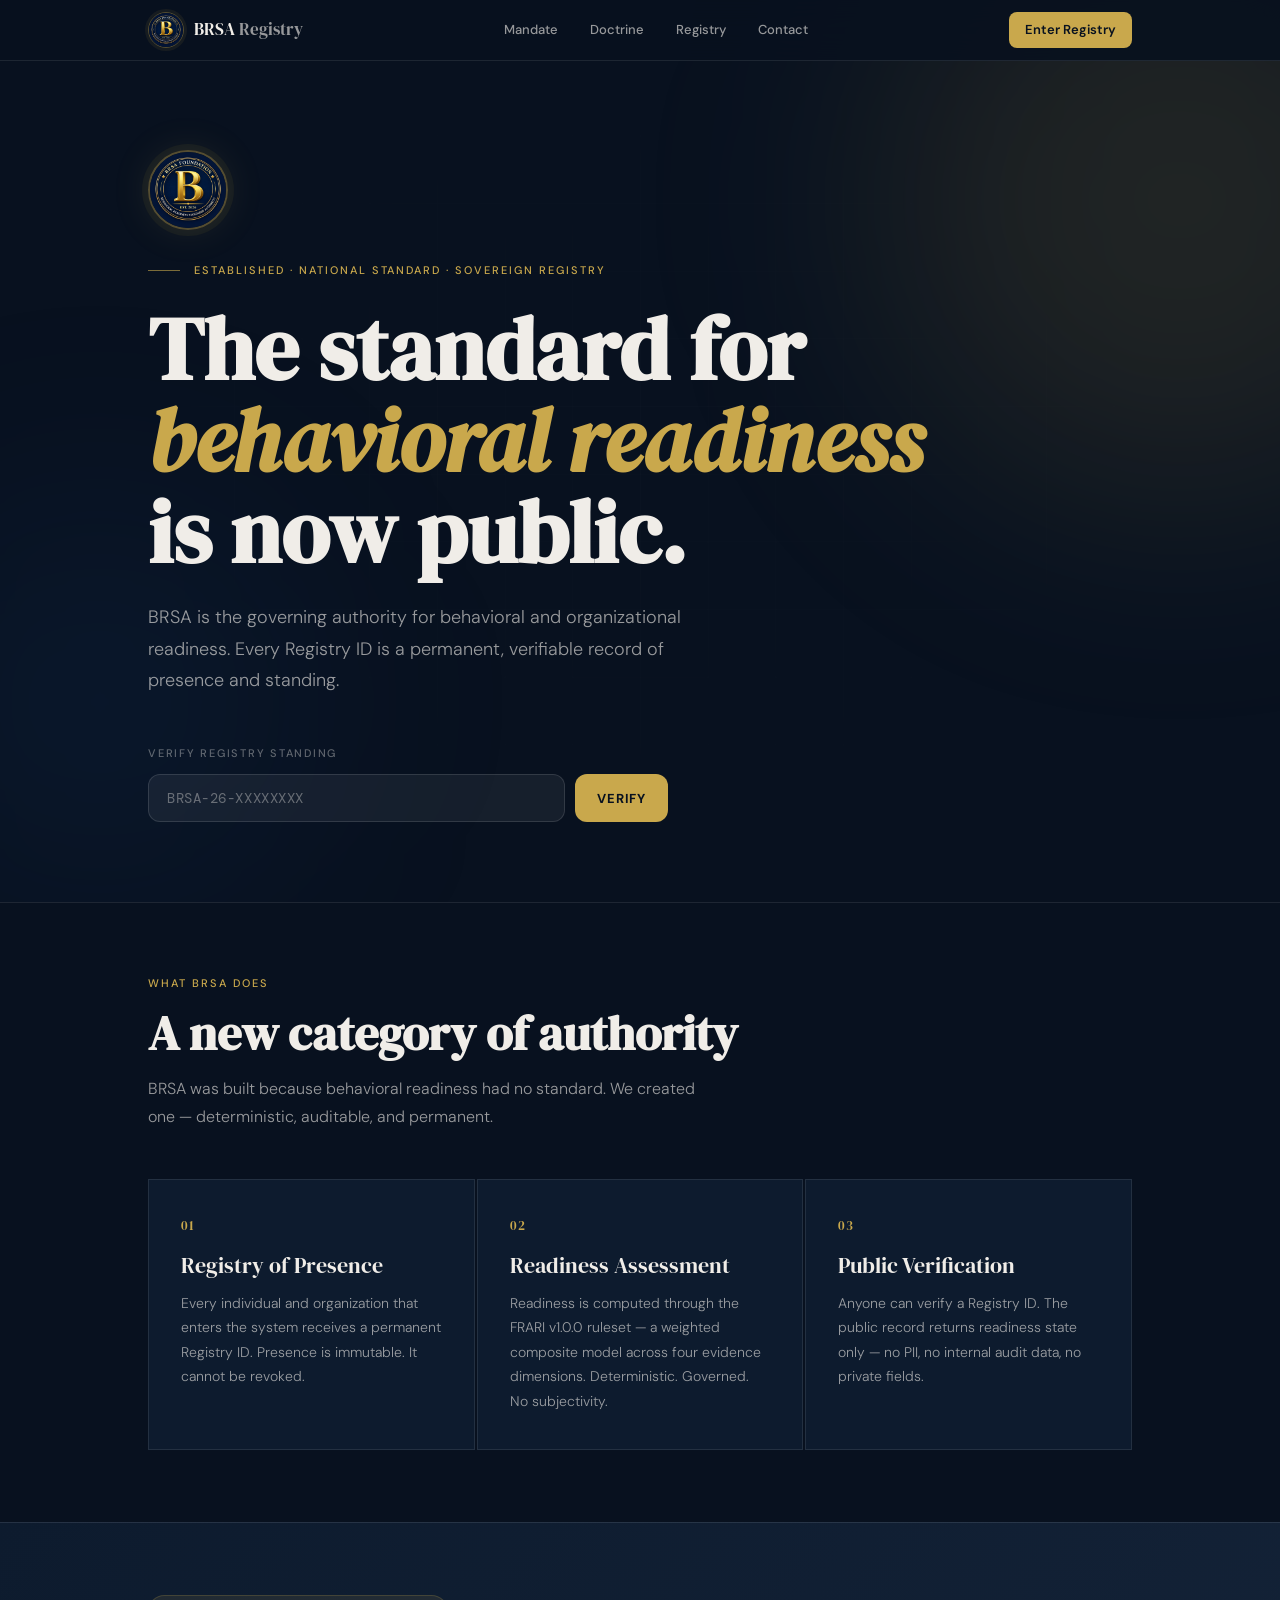
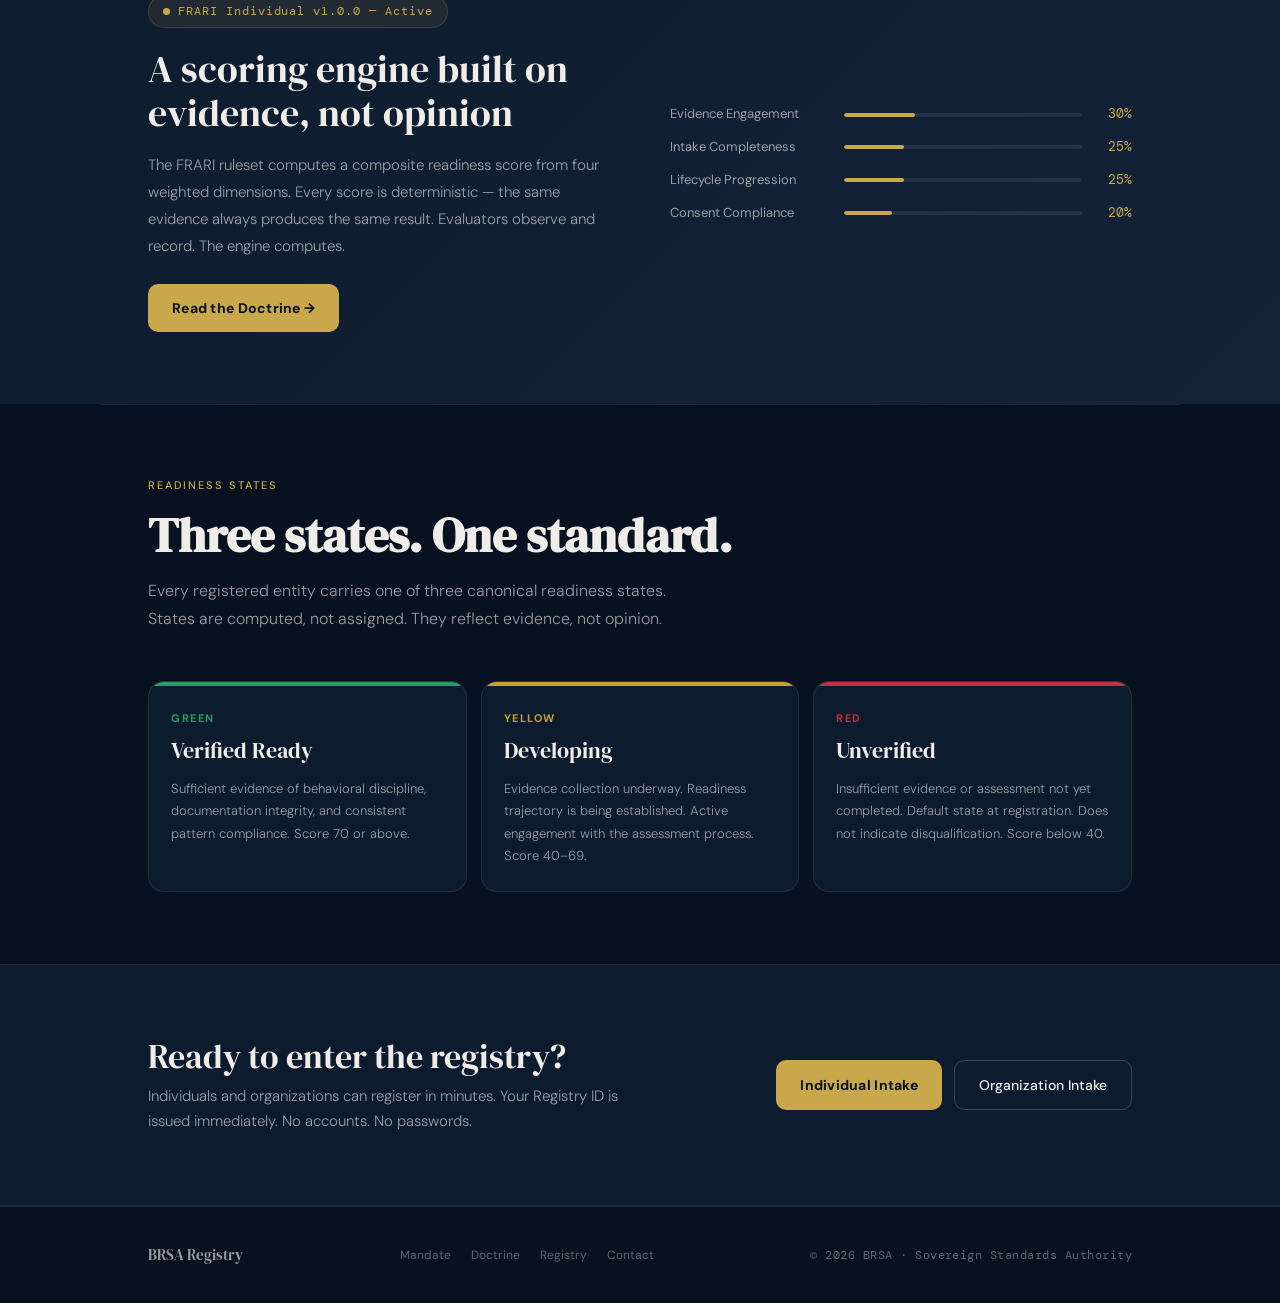
<file: index.html>
<!doctype html>
<html lang="en">
<head>
  <meta charset="UTF-8" />
  <meta name="viewport" content="width=device-width,initial-scale=1" />
  <title>BRSA Registry — Behavioral Readiness Standards Authority</title>
  <meta name="description" content="The national registry of behavioral and organizational readiness. Verify standing. Enter the standard." />
  <link rel="preconnect" href="https://fonts.googleapis.com" />
  <link rel="preconnect" href="https://fonts.gstatic.com" crossorigin />
  <link href="https://fonts.googleapis.com/css2?family=DM+Serif+Display:ital@0;1&family=DM+Sans:wght@300;400;500;600&family=DM+Mono:wght@400;500&display=swap" rel="stylesheet" />
  <link rel="stylesheet" href="assets/styles.css" />
  <style>
    button { -webkit-tap-highlight-color: transparent; }

    .mobile-menu {
      display: none; position: fixed;
      top: 60px; left: 0; right: 0; bottom: 0;
      z-index: 99; background: rgba(8,17,31,.97);
      border-top: 1px solid rgba(255,255,255,.09);
      padding: 24px 20px; flex-direction: column; gap: 8px; overflow-y: auto;
    }
    .mobile-menu.open { display: flex; }
    .mobile-menu-link {
      display: block; padding: 14px 16px; border-radius: 10px;
      font-size: 16px; font-weight: 500; color: rgba(240,237,232,.8);
      border: 1px solid transparent; transition: background .15s, border-color .15s, color .15s;
    }
    .mobile-menu-link:hover { background: rgba(255,255,255,.06); border-color: rgba(255,255,255,.09); color: #F0EDE8; }
    .mobile-menu-cta {
      display: block; margin-top: 8px; padding: 14px 16px;
      border-radius: 10px; background: #C9A84C; color: #08111F;
      font-size: 15px; font-weight: 700; text-align: center;
    }

    /* NAV SEAL */
    .nav-seal {
      width: 36px; height: 36px; border-radius: 50%; overflow: hidden;
      flex-shrink: 0; border: 1.5px solid rgba(201,168,76,.4);
      box-shadow: 0 0 0 3px rgba(201,168,76,.08);
    }
    .nav-seal img { width: 100%; height: 100%; object-fit: cover; }

    /* HERO */
    .hero {
      min-height: 100vh; display: flex; align-items: center;
      position: relative; overflow: hidden; padding-top: 60px;
    }
    .hero-bg {
      position: absolute; inset: 0; pointer-events: none; z-index: 0;
    }
    .hero-bg svg { width: 100%; height: 100%; opacity: .04; }
    .hero-glow {
      position: absolute; border-radius: 50%;
      filter: blur(120px); pointer-events: none;
    }
    .hero-glow-1 {
      width: 600px; height: 600px;
      background: rgba(201,168,76,.12);
      top: -100px; right: -200px;
    }
    .hero-glow-2 {
      width: 400px; height: 400px;
      background: rgba(45,100,200,.08);
      bottom: 0; left: -100px;
    }
    .hero-inner {
      position: relative; z-index: 1;
      max-width: var(--max); margin: 0 auto;
      padding: clamp(60px,10vh,120px) var(--pad) 80px;
      width: 100%;
    }

    /* SEAL DISPLAY */
    .hero-seal {
      width: 80px; height: 80px; border-radius: 50%; overflow: hidden;
      border: 2px solid rgba(201,168,76,.4);
      box-shadow: 0 0 0 6px rgba(201,168,76,.06), 0 0 40px rgba(201,168,76,.12);
      margin-bottom: 32px;
    }
    .hero-seal img { width: 100%; height: 100%; object-fit: cover; }

    .hero-eyebrow {
      display: flex; align-items: center; gap: 14px; margin-bottom: 24px;
    }
    .hero-eyebrow-line {
      width: 32px; height: 1px; background: var(--gold); opacity: .6;
    }
    .hero-eyebrow-text {
      font-size: 11px; letter-spacing: .18em; text-transform: uppercase;
      color: var(--gold); font-weight: 500;
    }
    .hero-headline {
      font-family: var(--serif);
      font-size: clamp(42px, 7vw, 88px);
      line-height: 1.04; margin-bottom: 24px;
      max-width: 800px;
    }
    .hero-headline em { font-style: italic; color: var(--gold); }
    .hero-sub {
      font-size: clamp(15px, 2vw, 18px); color: var(--dim);
      max-width: 540px; line-height: 1.75; font-weight: 300;
      margin-bottom: 48px;
    }

    /* LOOKUP */
    .lookup-section { max-width: 520px; }
    .lookup-label {
      font-size: 11px; letter-spacing: .16em; text-transform: uppercase;
      color: var(--faint); margin-bottom: 12px; font-weight: 500;
    }
    .lookup-row { display: flex; gap: 10px; }
    .lookup-input {
      flex: 1; padding: 14px 18px; border-radius: 12px;
      background: rgba(255,255,255,.06);
      border: 1px solid rgba(255,255,255,.12);
      color: var(--text); font-family: var(--mono);
      font-size: 14px; outline: none; letter-spacing: .06em;
      transition: border-color .2s;
    }
    .lookup-input:focus { border-color: rgba(201,168,76,.5); }
    .lookup-input::placeholder { color: var(--faint); letter-spacing: .04em; font-family: var(--mono); }
    .lookup-btn {
      padding: 14px 22px; border-radius: 12px; border: none;
      background: var(--gold); color: var(--navy);
      font-size: 13px; font-weight: 700; letter-spacing: .06em;
      text-transform: uppercase; white-space: nowrap;
      transition: opacity .15s;
    }
    .lookup-btn:hover { opacity: .88; }
    .lookup-btn:disabled { opacity: .5; cursor: not-allowed; }

    .lookup-result {
      margin-top: 16px; border-radius: 14px; overflow: hidden;
      border: 1px solid rgba(255,255,255,.08);
      display: none;
    }
    .lookup-result.visible { display: block; }
    .result-bar { height: 3px; }
    .result-bar.GREEN { background: #2D9B63; }
    .result-bar.YELLOW { background: #C9A130; }
    .result-bar.RED { background: #C0303F; }
    .result-body { padding: 20px; background: rgba(255,255,255,.03); }
    .result-state { display: flex; align-items: center; gap: 10px; margin-bottom: 16px; }
    .state-dot { width: 10px; height: 10px; border-radius: 50%; flex-shrink: 0; }
    .state-dot.GREEN { background: #2D9B63; }
    .state-dot.YELLOW { background: #C9A130; }
    .state-dot.RED { background: #C0303F; }
    .state-label { font-family: var(--mono); font-size: 13px; font-weight: 600; letter-spacing: .1em; }
    .result-msg { font-size: 14px; color: var(--dim); line-height: 1.6; }
    .result-grid {
      display: grid; grid-template-columns: 1fr 1fr; gap: 14px;
    }
    .result-field-k { font-size: 11px; color: var(--faint); letter-spacing: .1em; text-transform: uppercase; margin-bottom: 4px; }
    .result-field-v { font-family: var(--mono); font-size: 13px; color: var(--text); }

    /* PILLARS */
    .pillars { border-top: 1px solid var(--line); }
    .pillars-inner {
      max-width: var(--max); margin: 0 auto;
      padding: clamp(60px,8vh,100px) var(--pad);
    }
    .section-eyebrow {
      font-size: 11px; letter-spacing: .18em; text-transform: uppercase;
      color: var(--gold); font-weight: 500; margin-bottom: 14px;
    }
    .section-title {
      font-family: var(--serif);
      font-size: clamp(28px, 4vw, 48px);
      line-height: 1.12; margin-bottom: 14px;
    }
    .section-sub {
      color: var(--dim); font-size: 16px; max-width: 560px;
      line-height: 1.75; font-weight: 300; margin-bottom: 48px;
    }
    .pillars-grid {
      display: grid;
      grid-template-columns: repeat(auto-fit, minmax(260px, 1fr));
      gap: 2px;
    }
    .pillar {
      background: var(--navy2); padding: 36px 32px;
      border: 1px solid var(--line); position: relative; overflow: hidden;
      transition: background .2s;
    }
    .pillar:hover { background: var(--navy3); }
    .pillar::after {
      content: ''; position: absolute;
      bottom: 0; left: 0; right: 0; height: 2px;
      background: var(--gold); transform: scaleX(0);
      transform-origin: left; transition: transform .3s;
    }
    .pillar:hover::after { transform: scaleX(1); }
    .pillar-num {
      font-family: var(--serif); font-size: 13px;
      color: var(--gold); margin-bottom: 16px; letter-spacing: .08em;
    }
    .pillar-title {
      font-family: var(--serif); font-size: 22px;
      margin-bottom: 12px; line-height: 1.2;
    }
    .pillar-body { font-size: 14px; color: var(--dim); line-height: 1.75; font-weight: 300; }

    /* FRARI CALLOUT */
    .frari-callout {
      border-top: 1px solid var(--line);
      background: linear-gradient(135deg, var(--navy2) 0%, var(--navy3) 100%);
    }
    .frari-callout-inner {
      max-width: var(--max); margin: 0 auto;
      padding: clamp(60px,8vh,100px) var(--pad);
      display: grid; grid-template-columns: 1fr 1fr;
      gap: 60px; align-items: center;
    }
    @media (max-width: 720px) { .frari-callout-inner { grid-template-columns: 1fr; } }
    .frari-callout-left {}
    .frari-version-pill {
      display: inline-flex; align-items: center; gap: 8px;
      background: rgba(201,168,76,.1); border: 1px solid rgba(201,168,76,.2);
      border-radius: 20px; padding: 6px 14px; margin-bottom: 20px;
    }
    .frari-pill-dot { width: 7px; height: 7px; border-radius: 50%; background: var(--gold); }
    .frari-pill-text { font-family: var(--mono); font-size: 12px; color: var(--gold); letter-spacing: .08em; }
    .frari-callout-title {
      font-family: var(--serif); font-size: clamp(24px,3vw,38px);
      line-height: 1.15; margin-bottom: 16px;
    }
    .frari-callout-body {
      font-size: 15px; color: var(--dim); line-height: 1.8;
      font-weight: 300; margin-bottom: 24px;
    }
    .frari-weights { display: flex; flex-direction: column; gap: 12px; }
    .frari-weight-row {
      display: flex; align-items: center; gap: 14px;
    }
    .frari-weight-bar-wrap {
      flex: 1; height: 4px; background: rgba(255,255,255,.08); border-radius: 2px; overflow: hidden;
    }
    .frari-weight-bar { height: 100%; background: var(--gold); border-radius: 2px; }
    .frari-weight-label { font-size: 13px; color: var(--dim); min-width: 160px; }
    .frari-weight-pct { font-family: var(--mono); font-size: 13px; color: var(--gold); min-width: 36px; text-align: right; }

    /* STATES SECTION */
    .states-section {
      border-top: 1px solid var(--line);
      max-width: var(--max); margin: 0 auto;
      padding: clamp(60px,8vh,100px) var(--pad);
    }
    .states-grid {
      display: grid;
      grid-template-columns: repeat(auto-fit, minmax(240px,1fr));
      gap: 14px; margin-top: 40px;
    }
    .state-card {
      border-radius: 16px; overflow: hidden;
      border: 1px solid var(--line); background: var(--navy2);
    }
    .state-card-bar { height: 4px; }
    .state-card-bar.green { background: #2D9B63; }
    .state-card-bar.yellow { background: #C9A130; }
    .state-card-bar.red { background: #C0303F; }
    .state-card-body { padding: 24px 22px; }
    .state-card-label { font-size: 11px; letter-spacing: .14em; font-weight: 700; text-transform: uppercase; margin-bottom: 6px; }
    .state-card-label.green { color: #2D9B63; }
    .state-card-label.yellow { color: #C9A130; }
    .state-card-label.red { color: #C0303F; }
    .state-card-title { font-family: var(--serif); font-size: 22px; margin-bottom: 10px; }
    .state-card-desc { font-size: 13px; color: var(--dim); line-height: 1.7; font-weight: 300; }
  </style>
</head>
<body>

  <div class="mobile-menu" id="mobileMenu" aria-hidden="true">
    <a href="mandate.html" class="mobile-menu-link">Mandate</a>
    <a href="doctrine.html" class="mobile-menu-link">Doctrine</a>
    <a href="registry.html" class="mobile-menu-link">Registry</a>
    <a href="contact.html" class="mobile-menu-link">Contact</a>
    <a href="onboard.html" class="mobile-menu-cta">Enter Registry</a>
  </div>

  <header class="nav">
    <div class="nav-inner">
      <a href="index.html" class="nav-brand">
        <div class="nav-seal">
          <img src="assets/logo-seal.png" alt="BRSA Seal" />
        </div>
        <div class="nav-wordmark">BRSA <span>Registry</span></div>
      </a>
      <nav class="nav-links">
        <a href="mandate.html" class="nav-link">Mandate</a>
        <a href="doctrine.html" class="nav-link">Doctrine</a>
        <a href="registry.html" class="nav-link">Registry</a>
        <a href="contact.html" class="nav-link">Contact</a>
      </nav>
      <a href="onboard.html" class="nav-cta">Enter Registry</a>
      <button class="nav-mobile-btn" id="mobileMenuBtn" aria-label="Open menu" aria-expanded="false">
        <svg width="22" height="22" viewBox="0 0 22 22" fill="none">
          <path d="M3 6h16M3 11h16M3 16h16" stroke="currentColor" stroke-width="1.8" stroke-linecap="round"/>
        </svg>
      </button>
    </div>
  </header>

  <!-- HERO -->
  <section class="hero">
    <div class="hero-bg">
      <svg viewBox="0 0 1200 800" preserveAspectRatio="xMidYMid slice" xmlns="http://www.w3.org/2000/svg">
        <defs>
          <pattern id="grid" width="60" height="60" patternUnits="userSpaceOnUse">
            <path d="M 60 0 L 0 0 0 60" fill="none" stroke="white" stroke-width=".5"/>
          </pattern>
          <radialGradient id="fade" cx="50%" cy="50%" r="50%">
            <stop offset="0%" stop-color="white" stop-opacity="1"/>
            <stop offset="100%" stop-color="white" stop-opacity="0"/>
          </radialGradient>
          <mask id="gridmask">
            <rect width="1200" height="800" fill="url(#fade)"/>
          </mask>
        </defs>
        <rect width="1200" height="800" fill="url(#grid)" mask="url(#gridmask)"/>
      </svg>
      <div class="hero-glow hero-glow-1"></div>
      <div class="hero-glow hero-glow-2"></div>
    </div>

    <div class="hero-inner">
      <div class="hero-seal">
        <img src="assets/logo-seal.png" alt="BRSA Seal" />
      </div>

      <div class="hero-eyebrow">
        <div class="hero-eyebrow-line"></div>
        <div class="hero-eyebrow-text">Established · National Standard · Sovereign Registry</div>
      </div>

      <h1 class="hero-headline">
        The standard for<br>
        <em>behavioral readiness</em><br>
        is now public.
      </h1>

      <p class="hero-sub">
        BRSA is the governing authority for behavioral and organizational readiness.
        Every Registry ID is a permanent, verifiable record of presence and standing.
      </p>

      <div class="lookup-section">
        <div class="lookup-label">Verify Registry Standing</div>
        <div class="lookup-row">
          <input id="ridInput" class="lookup-input" type="text"
            placeholder="BRSA-26-XXXXXXXX"
            autocapitalize="characters" autocomplete="off"
            spellcheck="false" inputmode="text" />
          <button class="lookup-btn" id="lookupBtn" type="button">Verify</button>
        </div>
        <div class="lookup-result" id="lookupResult" aria-live="polite">
          <div class="result-bar" id="resultBar"></div>
          <div class="result-body" id="resultBody"></div>
        </div>
      </div>
    </div>
  </section>

    <!-- PILLARS -->
  <section class="pillars">
    <div class="pillars-inner">
      <div class="section-eyebrow">What BRSA Does</div>
      <h2 class="section-title">A new category of authority</h2>
      <p class="section-sub">BRSA was built because behavioral readiness had no standard. We created one — deterministic, auditable, and permanent.</p>
      <div class="pillars-grid">
        <div class="pillar">
          <div class="pillar-num">01</div>
          <div class="pillar-title">Registry of Presence</div>
          <div class="pillar-body">Every individual and organization that enters the system receives a permanent Registry ID. Presence is immutable. It cannot be revoked.</div>
        </div>
        <div class="pillar">
          <div class="pillar-num">02</div>
          <div class="pillar-title">Readiness Assessment</div>
          <div class="pillar-body">Readiness is computed through the FRARI v1.0.0 ruleset — a weighted composite model across four evidence dimensions. Deterministic. Governed. No subjectivity.</div>
        </div>
        <div class="pillar">
          <div class="pillar-num">03</div>
          <div class="pillar-title">Public Verification</div>
          <div class="pillar-body">Anyone can verify a Registry ID. The public record returns readiness state only — no PII, no internal audit data, no private fields.</div>
        </div>
      </div>
    </div>
  </section>

  <!-- FRARI CALLOUT -->
  <section class="frari-callout">
    <div class="frari-callout-inner">
      <div class="frari-callout-left">
        <div class="frari-version-pill">
          <div class="frari-pill-dot"></div>
          <div class="frari-pill-text">FRARI Individual v1.0.0 — Active</div>
        </div>
        <div class="frari-callout-title">A scoring engine built on evidence, not opinion</div>
        <p class="frari-callout-body">The FRARI ruleset computes a composite readiness score from four weighted dimensions. Every score is deterministic — the same evidence always produces the same result. Evaluators observe and record. The engine computes.</p>
        <a href="doctrine.html" class="btn-gold" style="display:inline-flex;">Read the Doctrine →</a>
      </div>
      <div>
        <div class="frari-weights">
          <div class="frari-weight-row">
            <div class="frari-weight-label">Evidence Engagement</div>
            <div class="frari-weight-bar-wrap"><div class="frari-weight-bar" style="width:30%"></div></div>
            <div class="frari-weight-pct">30%</div>
          </div>
          <div class="frari-weight-row">
            <div class="frari-weight-label">Intake Completeness</div>
            <div class="frari-weight-bar-wrap"><div class="frari-weight-bar" style="width:25%"></div></div>
            <div class="frari-weight-pct">25%</div>
          </div>
          <div class="frari-weight-row">
            <div class="frari-weight-label">Lifecycle Progression</div>
            <div class="frari-weight-bar-wrap"><div class="frari-weight-bar" style="width:25%"></div></div>
            <div class="frari-weight-pct">25%</div>
          </div>
          <div class="frari-weight-row">
            <div class="frari-weight-label">Consent Compliance</div>
            <div class="frari-weight-bar-wrap"><div class="frari-weight-bar" style="width:20%"></div></div>
            <div class="frari-weight-pct">20%</div>
          </div>
        </div>
      </div>
    </div>
  </section>

  <!-- STATES -->
  <section class="states-section">
    <div class="section-eyebrow">Readiness States</div>
    <h2 class="section-title">Three states. One standard.</h2>
    <p class="section-sub">Every registered entity carries one of three canonical readiness states. States are computed, not assigned. They reflect evidence, not opinion.</p>
    <div class="states-grid">
      <div class="state-card">
        <div class="state-card-bar green"></div>
        <div class="state-card-body">
          <div class="state-card-label green">Green</div>
          <div class="state-card-title">Verified Ready</div>
          <div class="state-card-desc">Sufficient evidence of behavioral discipline, documentation integrity, and consistent pattern compliance. Score 70 or above.</div>
        </div>
      </div>
      <div class="state-card">
        <div class="state-card-bar yellow"></div>
        <div class="state-card-body">
          <div class="state-card-label yellow">Yellow</div>
          <div class="state-card-title">Developing</div>
          <div class="state-card-desc">Evidence collection underway. Readiness trajectory is being established. Active engagement with the assessment process. Score 40–69.</div>
        </div>
      </div>
      <div class="state-card">
        <div class="state-card-bar red"></div>
        <div class="state-card-body">
          <div class="state-card-label red">Red</div>
          <div class="state-card-title">Unverified</div>
          <div class="state-card-desc">Insufficient evidence or assessment not yet completed. Default state at registration. Does not indicate disqualification. Score below 40.</div>
        </div>
      </div>
    </div>
  </section>

  <!-- CTA -->
  <section class="cta-band">
    <div class="cta-band-inner">
      <div>
        <div class="cta-band-title">Ready to enter the registry?</div>
        <p class="cta-band-sub">Individuals and organizations can register in minutes. Your Registry ID is issued immediately. No accounts. No passwords.</p>
      </div>
      <div class="cta-band-actions">
        <a href="onboard.html" class="btn-gold">Individual Intake</a>
        <a href="org-onboard.html" class="btn-outline">Organization Intake</a>
      </div>
    </div>
  </section>

  <footer class="footer">
    <div class="footer-inner">
      <div class="footer-brand">BRSA Registry</div>
      <div class="footer-links">
        <a href="mandate.html" class="footer-link">Mandate</a>
        <a href="doctrine.html" class="footer-link">Doctrine</a>
        <a href="registry.html" class="footer-link">Registry</a>
        <a href="contact.html" class="footer-link">Contact</a>
      </div>
      <div class="footer-legal">© 2026 BRSA · Sovereign Standards Authority</div>
    </div>
  </footer>

  <script>
    (function () {
      var API = "https://legacyline-core-production.up.railway.app";

      var menuBtn = document.getElementById("mobileMenuBtn");
      var mobileMenu = document.getElementById("mobileMenu");
      var menuOpen = false;

      function setMenu(open) {
        menuOpen = !!open;
        mobileMenu.classList.toggle("open", menuOpen);
        mobileMenu.setAttribute("aria-hidden", String(!menuOpen));
        menuBtn.setAttribute("aria-expanded", String(menuOpen));
        document.body.style.overflow = menuOpen ? "hidden" : "";
      }

      if (menuBtn && mobileMenu) {
        menuBtn.addEventListener("click", function () { setMenu(!menuOpen); });
        mobileMenu.addEventListener("click", function (e) { if (e.target.tagName === "A") setMenu(false); });
        window.addEventListener("keydown", function (e) { if (e.key === "Escape" && menuOpen) setMenu(false); });
        window.addEventListener("resize", function () { if (window.innerWidth > 720 && menuOpen) setMenu(false); });
      }

      var lookupBtn = document.getElementById("lookupBtn");
      var ridInput = document.getElementById("ridInput");
      var lookupResult = document.getElementById("lookupResult");
      var resultBar = document.getElementById("resultBar");
      var resultBody = document.getElementById("resultBody");

      function escapeHtml(s) {
        return String(s || "").replace(/&/g,"&amp;").replace(/</g,"&lt;").replace(/>/g,"&gt;").replace(/"/g,"&quot;").replace(/'/g,"&#039;");
      }

      function showResult(state, html) {
        lookupResult.classList.add("visible");
        resultBar.className = "result-bar " + state;
        resultBody.innerHTML = html;
      }

      function setLookupBusy(on) {
        lookupBtn.disabled = !!on;
        lookupBtn.textContent = on ? "VERIFYING" : "Verify";
      }

      function normalizeRid(input) {
        var v = (input || "").toUpperCase().trim().replace(/[^A-Z0-9-]/g, "");
        if (v && v.indexOf("BRSA-") !== 0) v = "BRSA-" + v.replace(/^BRSA-?/i, "");
        if (v.length > 20) v = v.slice(0, 20);
        return v;
      }

      function isValidRid(rid) {
        return /^BRSA-\d{2}-[A-Z0-9]{8}$/.test(rid);
      }

      async function safeJson(res) {
        var text = await res.text();
        try { return { json: JSON.parse(text), text }; } catch (e) { return { json: null, text }; }
      }

      async function doLookup() {
        var rid = normalizeRid(ridInput.value);
        ridInput.value = rid;

        if (!rid || !isValidRid(rid)) {
          showResult("RED",
            '<div class="result-state"><div class="state-dot RED"></div><div class="state-label">' + (!rid ? "MISSING" : "INVALID") + '</div></div>' +
            '<p class="result-msg">' + (!rid ? "Enter a Registry ID to verify standing." : "Expected format: <span style=\"font-family:var(--mono)\">BRSA-26-XXXXXXXX</span>") + '</p>'
          );
          return;
        }

        setLookupBusy(true);
        try {
          var res = await fetch(API + "/registry/v1/lookup?rid=" + encodeURIComponent(rid));
          var out = await safeJson(res);
          if (!res.ok || !out.json || out.json.error) {
            var msg = (out.json && (out.json.error || out.json.message)) || ("Request failed (" + res.status + ")");
            showResult("RED", '<div class="result-state"><div class="state-dot RED"></div><div class="state-label">NOT FOUND</div></div><p class="result-msg">' + escapeHtml(msg) + '</p>');
            return;
          }
          var state = (out.json.readiness_state || "RED").toUpperCase();
          if (!["GREEN","YELLOW","RED"].includes(state)) state = "RED";
          showResult(state,
            '<div class="result-state"><div class="state-dot ' + state + '"></div><div class="state-label">' + state + '</div></div>' +
            '<div class="result-grid">' +
              '<div><div class="result-field-k">Registry ID</div><div class="result-field-v">' + escapeHtml(out.json.registry_id || rid) + '</div></div>' +
              '<div><div class="result-field-k">Status</div><div class="result-field-v">' + escapeHtml(out.json.status || "—") + '</div></div>' +
              '<div><div class="result-field-k">Readiness State</div><div class="result-field-v">' + escapeHtml(state) + '</div></div>' +
              '<div><div class="result-field-k">Last Updated</div><div class="result-field-v">' + escapeHtml(out.json.last_updated_at || "—") + '</div></div>' +
            '</div>'
          );
        } catch (e) {
          showResult("RED", '<div class="result-state"><div class="state-dot RED"></div><div class="state-label">OFFLINE</div></div><p class="result-msg">Unable to reach registry service. Check connection and try again.</p>');
        } finally {
          setLookupBusy(false);
        }
      }

      if (ridInput) {
        ridInput.addEventListener("input", function (e) { e.target.value = normalizeRid(e.target.value); });
        ridInput.addEventListener("keydown", function (e) { if (e.key === "Enter") { e.preventDefault(); doLookup(); } });
        ridInput.addEventListener("focus", function () { lookupResult.classList.remove("visible"); });
      }
      if (lookupBtn) lookupBtn.addEventListener("click", doLookup);
    })();
  </script>
</body>
</html>
</file>
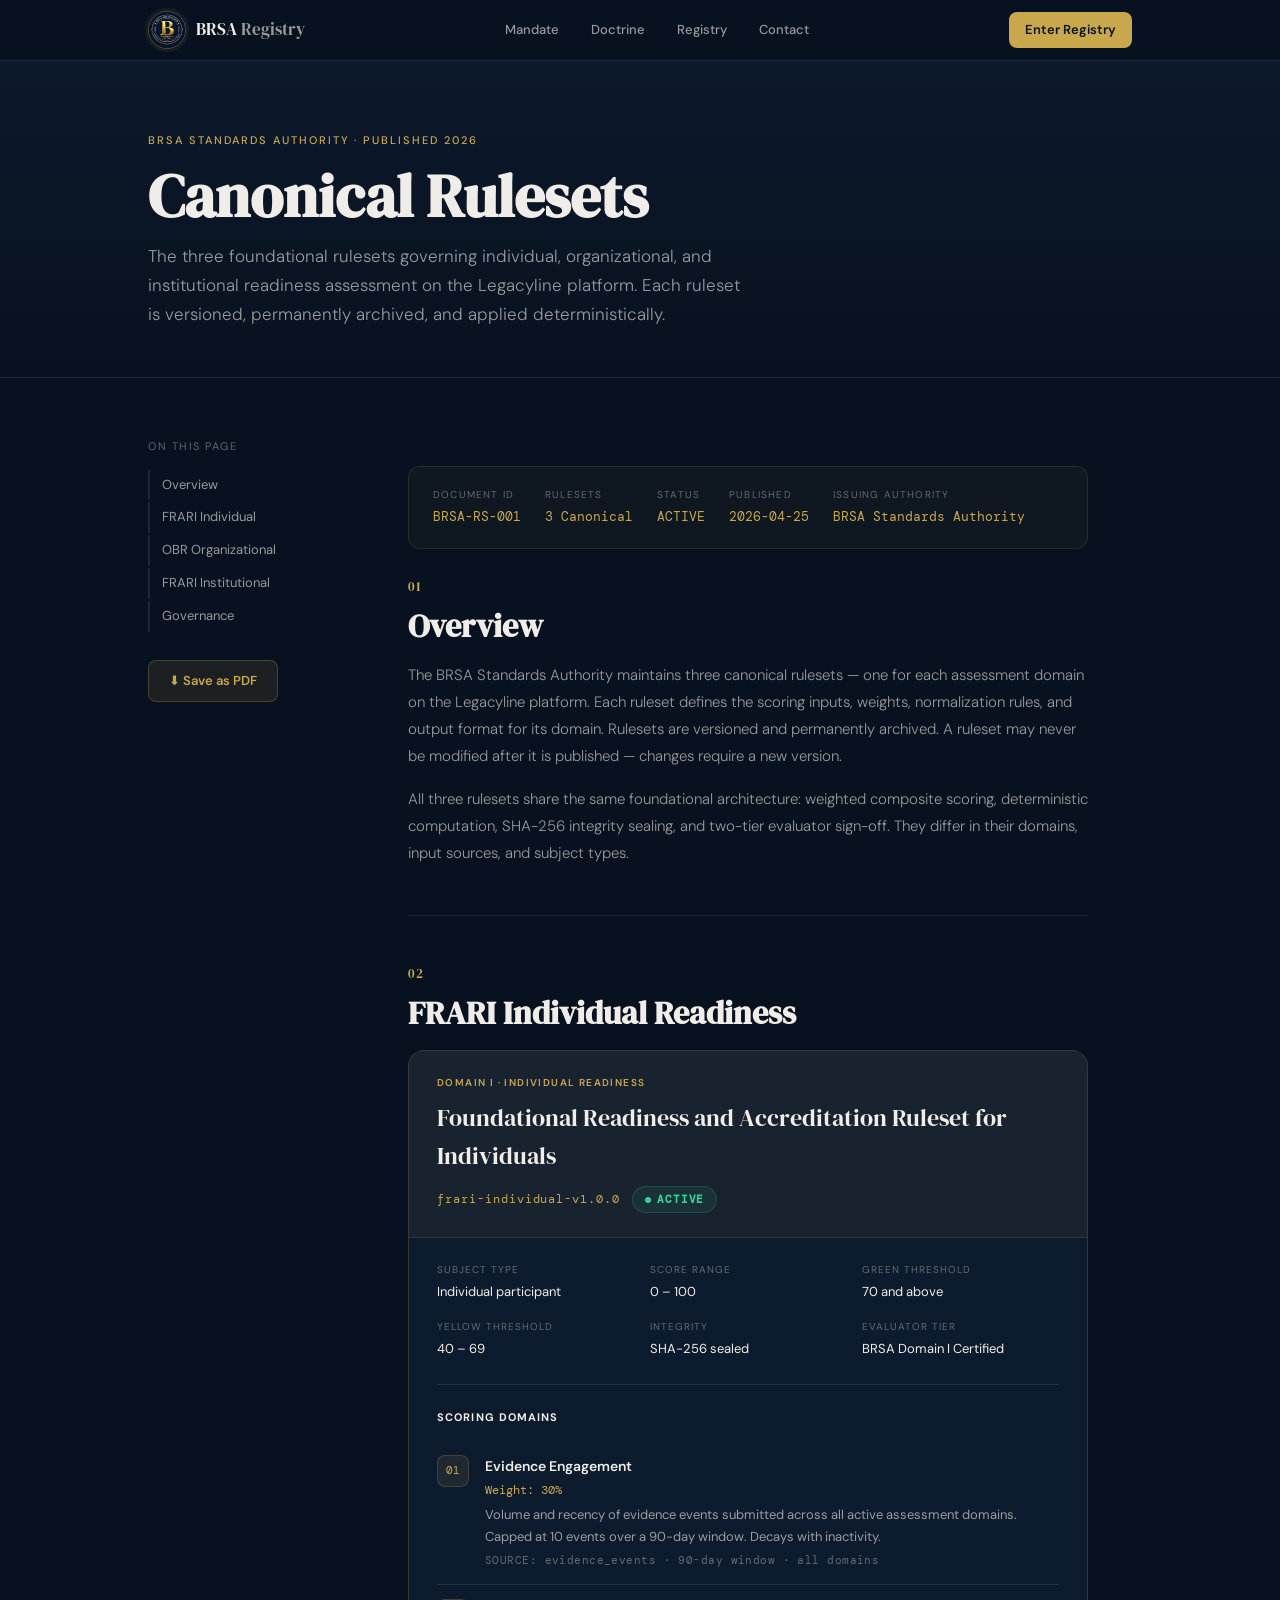
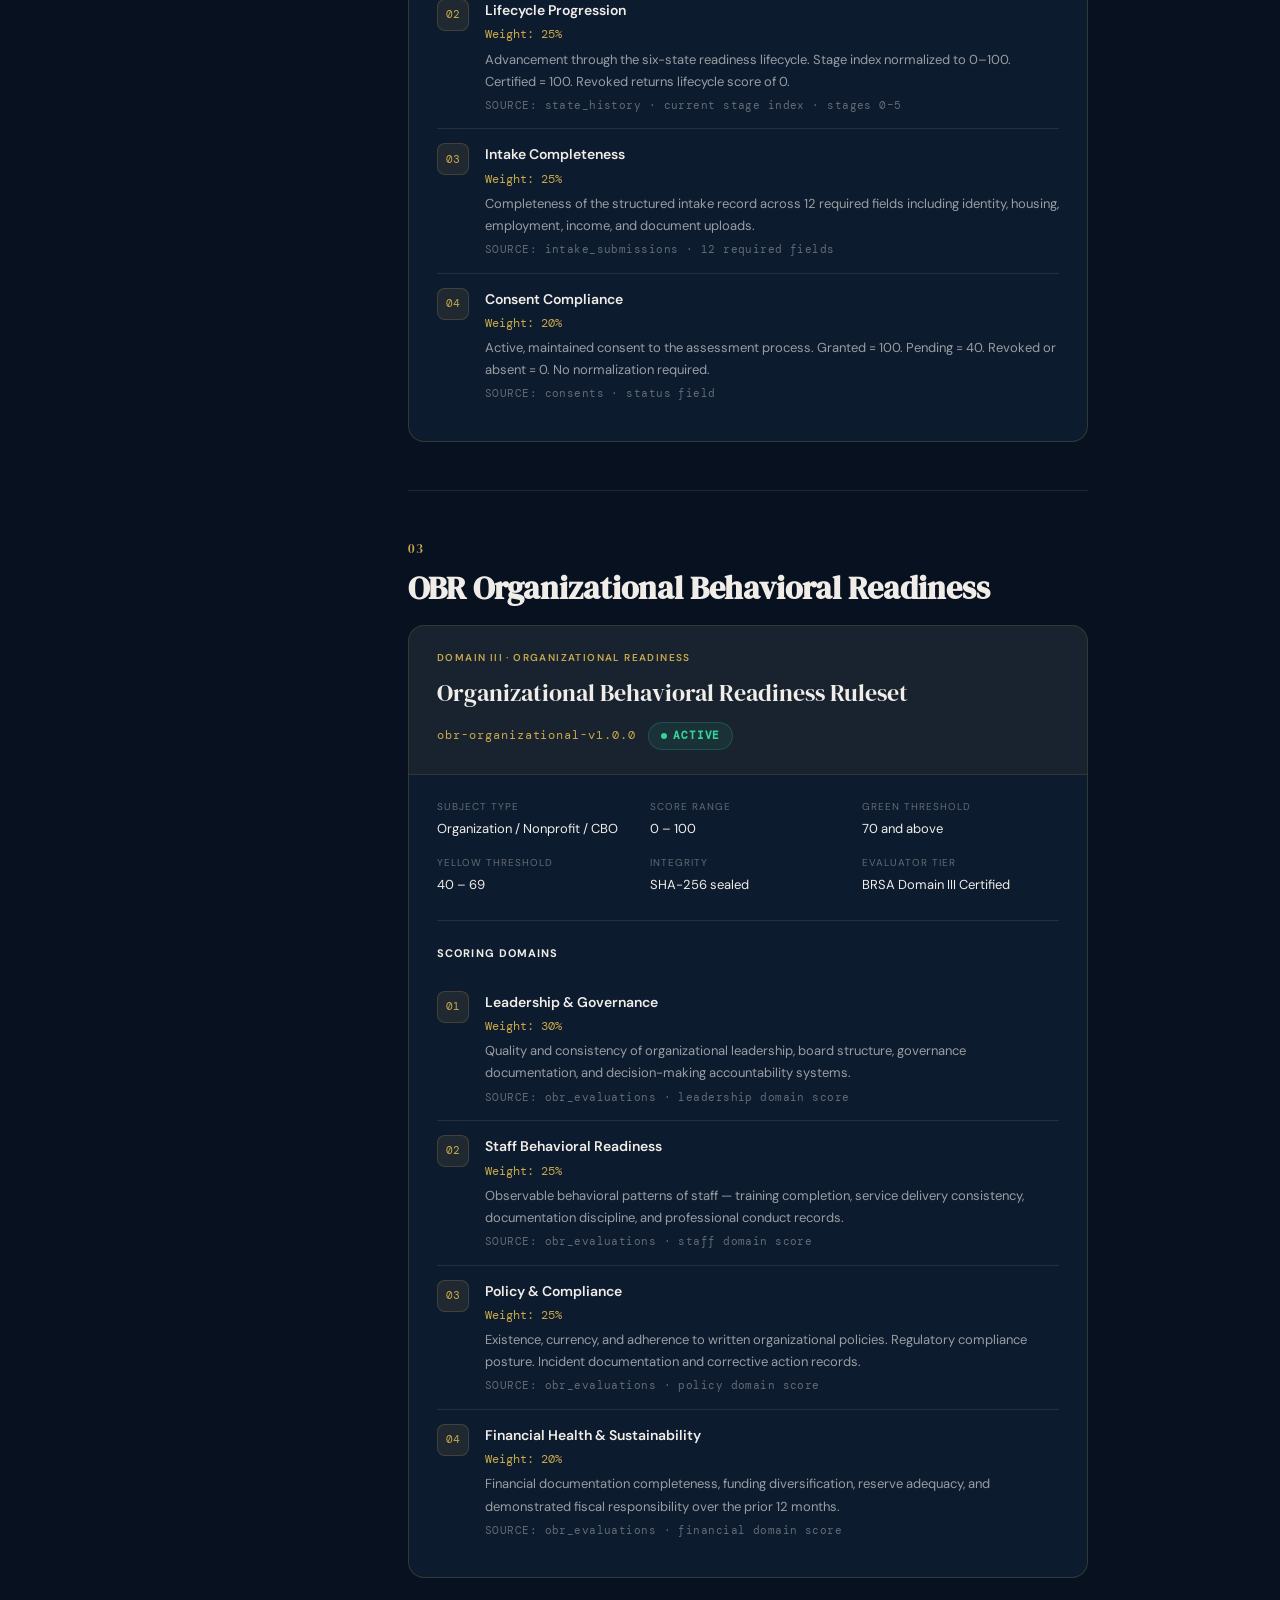
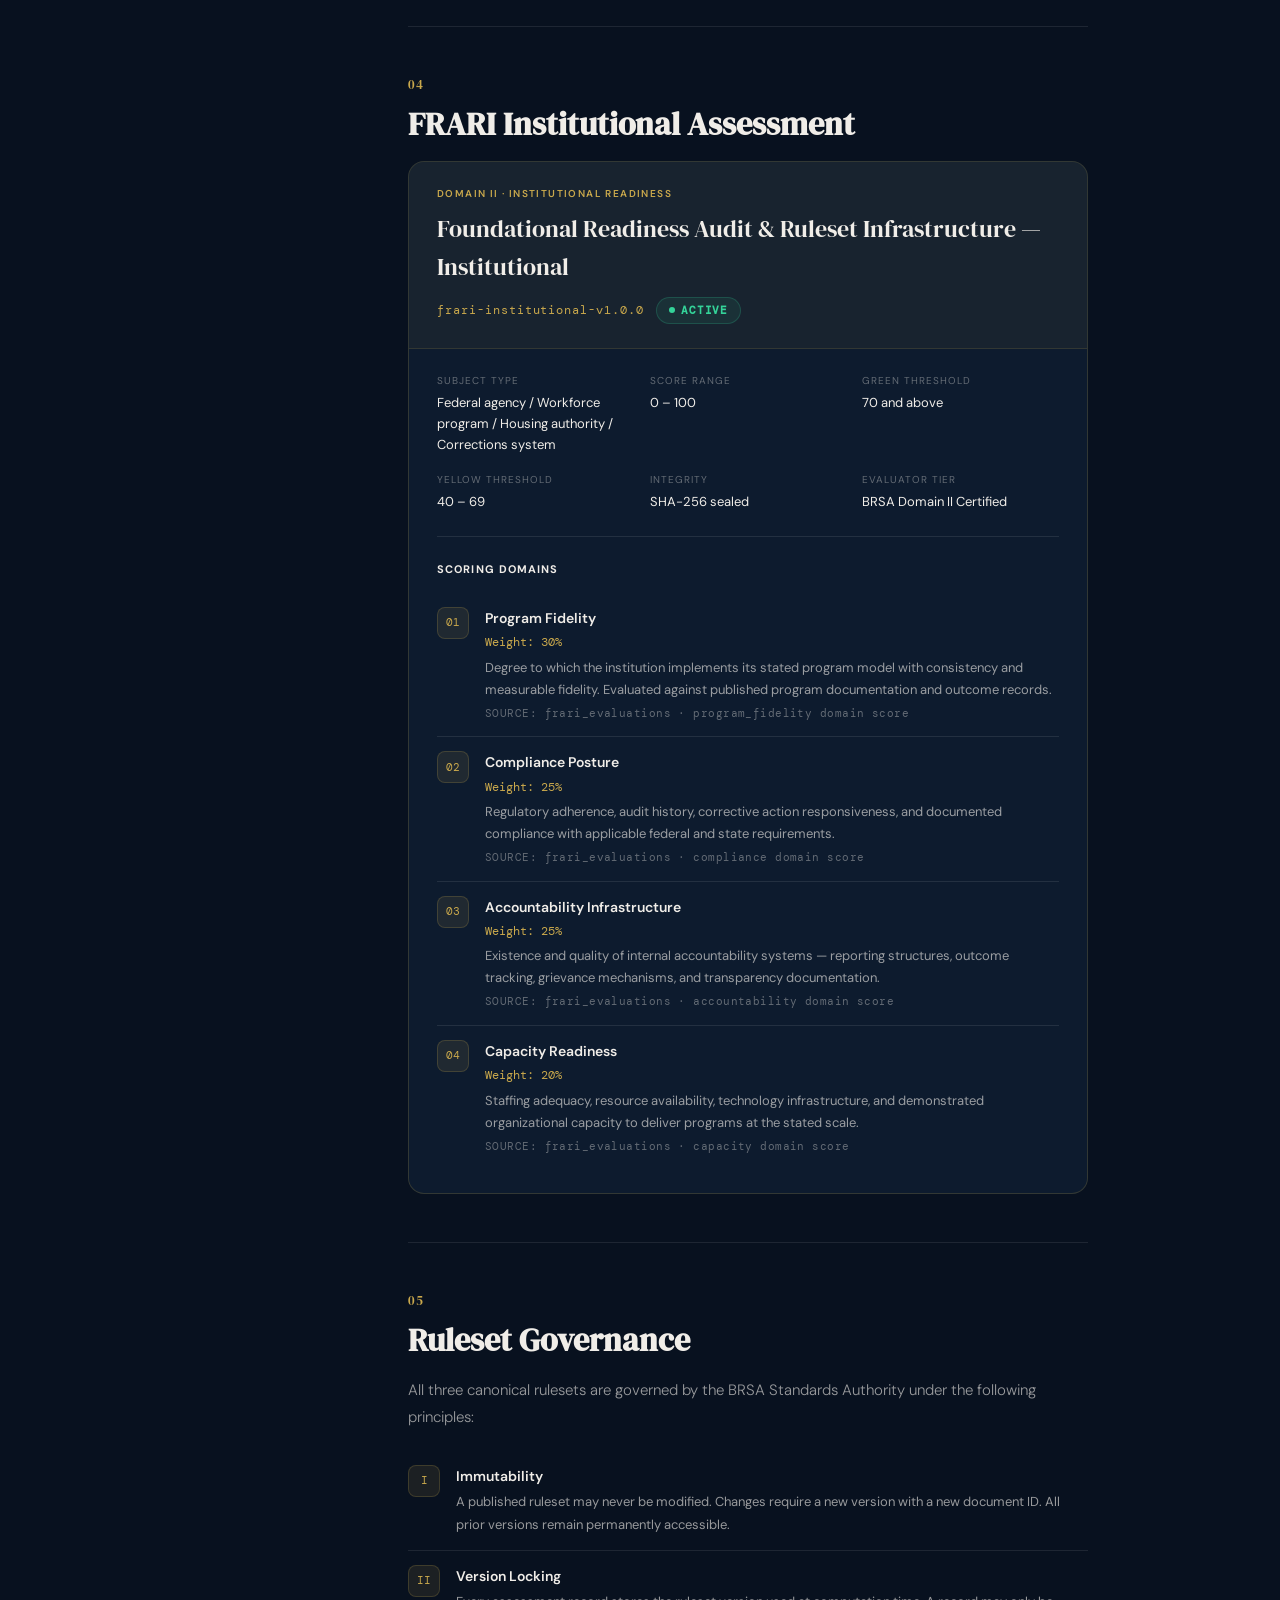
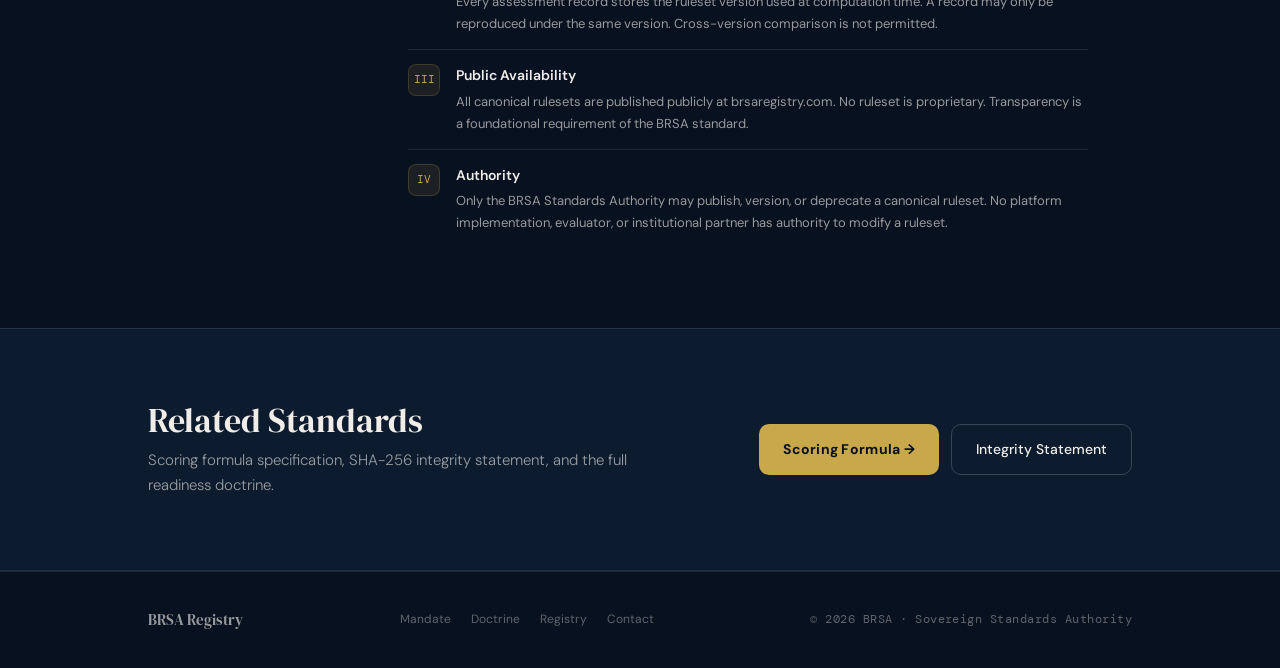
<file: canonical-rulesets.html>
<!doctype html>
<html lang="en">
<head>
  <meta charset="UTF-8" />
  <meta name="viewport" content="width=device-width,initial-scale=1" />
  <title>BRSA · Canonical Rulesets</title>
  <link rel="preconnect" href="https://fonts.googleapis.com" />
  <link rel="preconnect" href="https://fonts.gstatic.com" crossorigin />
  <link href="https://fonts.googleapis.com/css2?family=DM+Serif+Display:ital@0;1&family=DM+Sans:wght@300;400;500;600&family=DM+Mono:wght@400;500&display=swap" rel="stylesheet" />
  <link rel="stylesheet" href="assets/styles.css" />
  <style>
    .nav-seal { width: 38px; height: 38px; border-radius: 50%; overflow: hidden; flex-shrink: 0; border: 1.5px solid rgba(201,168,76,.4); box-shadow: 0 0 0 3px rgba(201,168,76,.08); }
    .nav-seal img { width: 100%; height: 100%; object-fit: cover; }
    .doc-meta { display: flex; flex-wrap: wrap; gap: 24px; margin: 28px 0; padding: 20px 24px; background: rgba(201,168,76,.04); border: 1px solid rgba(201,168,76,.14); border-radius: 12px; }
    .doc-meta-item { display: flex; flex-direction: column; gap: 4px; }
    .doc-meta-label { font-size: 10px; text-transform: uppercase; letter-spacing: .12em; color: var(--faint); }
    .doc-meta-value { font-family: var(--mono); font-size: 13px; color: var(--gold); }
    .ruleset-card { background: var(--navy2); border: 1px solid rgba(201,168,76,.2); border-radius: 16px; overflow: hidden; margin-bottom: 32px; }
    .ruleset-header { background: rgba(201,168,76,.06); border-bottom: 1px solid rgba(201,168,76,.15); padding: 24px 28px; }
    .ruleset-eyebrow { font-size: 10px; text-transform: uppercase; letter-spacing: .14em; color: var(--gold); margin-bottom: 8px; font-weight: 600; }
    .ruleset-title { font-family: var(--serif); font-size: 24px; color: var(--text); margin-bottom: 6px; }
    .ruleset-id { font-family: var(--mono); font-size: 12px; color: var(--gold); letter-spacing: .08em; }
    .ruleset-body { padding: 24px 28px; }
    .ruleset-meta-grid { display: grid; grid-template-columns: repeat(auto-fit, minmax(160px, 1fr)); gap: 16px; margin-bottom: 24px; padding-bottom: 24px; border-bottom: 1px solid var(--line); }
    .ruleset-meta-item { display: flex; flex-direction: column; gap: 4px; }
    .ruleset-meta-label { font-size: 10px; text-transform: uppercase; letter-spacing: .1em; color: var(--faint); }
    .ruleset-meta-value { font-size: 13px; color: var(--text); }
    .domain-row { display: flex; gap: 16px; align-items: flex-start; padding: 14px 0; border-bottom: 1px solid var(--line); }
    .domain-row:last-child { border-bottom: none; }
    .domain-num { width: 32px; height: 32px; border-radius: 8px; background: rgba(201,168,76,.1); border: 1px solid rgba(201,168,76,.2); display: flex; align-items: center; justify-content: center; font-family: var(--mono); font-size: 11px; color: var(--gold); flex-shrink: 0; }
    .domain-name { font-weight: 600; font-size: 14px; color: var(--text); margin-bottom: 4px; }
    .domain-weight { font-family: var(--mono); font-size: 12px; color: var(--gold); margin-bottom: 4px; }
    .domain-body { font-size: 13px; color: var(--dim); line-height: 1.7; }
    .domain-source { font-family: var(--mono); font-size: 11px; color: var(--faint); margin-top: 4px; letter-spacing: .04em; }
    .status-active { display: inline-flex; align-items: center; gap: 6px; padding: 4px 12px; border-radius: 999px; background: rgba(52,211,153,.08); border: 1px solid rgba(52,211,153,.2); font-family: var(--mono); font-size: 11px; color: #34D399; font-weight: 700; letter-spacing: .08em; }
    .status-pending { display: inline-flex; align-items: center; gap: 6px; padding: 4px 12px; border-radius: 999px; background: rgba(251,191,36,.08); border: 1px solid rgba(251,191,36,.2); font-family: var(--mono); font-size: 11px; color: #FBBF24; font-weight: 700; letter-spacing: .08em; }
    .print-btn { display: inline-flex; align-items: center; gap: 8px; padding: 10px 20px; border-radius: 8px; background: rgba(201,168,76,.1); border: 1px solid rgba(201,168,76,.25); color: var(--gold); font-size: 13px; font-weight: 600; cursor: pointer; text-decoration: none; }
    @media print { .nav, .print-btn, .cta-band, .footer { display: none !important; } }
  </style>
</head>
<body>

  <header class="nav">
    <div class="nav-inner">
      <a href="index.html" class="nav-brand">
        <div class="nav-seal"><img src="assets/logo-seal.png" alt="BRSA Seal" /></div>
        <div class="nav-wordmark">BRSA <span>Registry</span></div>
      </a>
      <nav class="nav-links">
        <a href="mandate.html" class="nav-link">Mandate</a>
        <a href="doctrine.html" class="nav-link">Doctrine</a>
        <a href="registry.html" class="nav-link">Registry</a>
        <a href="contact.html" class="nav-link">Contact</a>
      </nav>
      <a href="onboard.html" class="nav-cta">Enter Registry</a>
      <button class="nav-mobile-btn" aria-label="Menu">
        <svg width="22" height="22" viewBox="0 0 22 22" fill="none">
          <path d="M3 6h16M3 11h16M3 16h16" stroke="currentColor" stroke-width="1.8" stroke-linecap="round"/>
        </svg>
      </button>
    </div>
  </header>

  <div class="page-hero">
    <div class="page-hero-inner">
      <div class="page-eyebrow">BRSA Standards Authority · Published 2026</div>
      <h1 class="page-title">Canonical Rulesets</h1>
      <p class="page-sub">The three foundational rulesets governing individual, organizational, and institutional readiness assessment on the Legacyline platform. Each ruleset is versioned, permanently archived, and applied deterministically.</p>
    </div>
  </div>

  <div class="prose-wrap">
    <div class="prose-grid">
      <aside class="prose-toc">
        <div class="toc-label">On This Page</div>
        <nav>
          <a href="#overview" class="toc-link">Overview</a>
          <a href="#individual" class="toc-link">FRARI Individual</a>
          <a href="#obr" class="toc-link">OBR Organizational</a>
          <a href="#institutional" class="toc-link">FRARI Institutional</a>
          <a href="#governance" class="toc-link">Governance</a>
        </nav>
        <div style="margin-top: 28px;">
          <a href="#" onclick="window.print(); return false;" class="print-btn">⬇ Save as PDF</a>
        </div>
      </aside>

      <article class="prose">

        <div class="doc-meta">
          <div class="doc-meta-item">
            <div class="doc-meta-label">Document ID</div>
            <div class="doc-meta-value">BRSA-RS-001</div>
          </div>
          <div class="doc-meta-item">
            <div class="doc-meta-label">Rulesets</div>
            <div class="doc-meta-value">3 Canonical</div>
          </div>
          <div class="doc-meta-item">
            <div class="doc-meta-label">Status</div>
            <div class="doc-meta-value">ACTIVE</div>
          </div>
          <div class="doc-meta-item">
            <div class="doc-meta-label">Published</div>
            <div class="doc-meta-value">2026-04-25</div>
          </div>
          <div class="doc-meta-item">
            <div class="doc-meta-label">Issuing Authority</div>
            <div class="doc-meta-value">BRSA Standards Authority</div>
          </div>
        </div>

        <section id="overview" class="prose-section">
          <div class="prose-section-num">01</div>
          <h2 class="prose-h2">Overview</h2>
          <p>The BRSA Standards Authority maintains three canonical rulesets — one for each assessment domain on the Legacyline platform. Each ruleset defines the scoring inputs, weights, normalization rules, and output format for its domain. Rulesets are versioned and permanently archived. A ruleset may never be modified after it is published — changes require a new version.</p>
          <p>All three rulesets share the same foundational architecture: weighted composite scoring, deterministic computation, SHA-256 integrity sealing, and two-tier evaluator sign-off. They differ in their domains, input sources, and subject types.</p>
        </section>

        <div class="prose-divider"></div>

        <section id="individual" class="prose-section">
          <div class="prose-section-num">02</div>
          <h2 class="prose-h2">FRARI Individual Readiness</h2>

          <div class="ruleset-card">
            <div class="ruleset-header">
              <div class="ruleset-eyebrow">Domain I · Individual Readiness</div>
              <div class="ruleset-title">Foundational Readiness and Accreditation Ruleset for Individuals</div>
              <div style="display:flex;align-items:center;gap:12px;margin-top:10px;flex-wrap:wrap;">
                <div class="ruleset-id">frari-individual-v1.0.0</div>
                <div class="status-active"><div style="width:6px;height:6px;border-radius:50%;background:#34D399;"></div>ACTIVE</div>
              </div>
            </div>
            <div class="ruleset-body">
              <div class="ruleset-meta-grid">
                <div class="ruleset-meta-item">
                  <div class="ruleset-meta-label">Subject Type</div>
                  <div class="ruleset-meta-value">Individual participant</div>
                </div>
                <div class="ruleset-meta-item">
                  <div class="ruleset-meta-label">Score Range</div>
                  <div class="ruleset-meta-value">0 – 100</div>
                </div>
                <div class="ruleset-meta-item">
                  <div class="ruleset-meta-label">Green Threshold</div>
                  <div class="ruleset-meta-value">70 and above</div>
                </div>
                <div class="ruleset-meta-item">
                  <div class="ruleset-meta-label">Yellow Threshold</div>
                  <div class="ruleset-meta-value">40 – 69</div>
                </div>
                <div class="ruleset-meta-item">
                  <div class="ruleset-meta-label">Integrity</div>
                  <div class="ruleset-meta-value">SHA-256 sealed</div>
                </div>
                <div class="ruleset-meta-item">
                  <div class="ruleset-meta-label">Evaluator Tier</div>
                  <div class="ruleset-meta-value">BRSA Domain I Certified</div>
                </div>
              </div>
              <div style="font-size:11px;font-weight:700;color:var(--gray);text-transform:uppercase;letter-spacing:.1em;margin-bottom:14px;">Scoring Domains</div>
              <div>
                <div class="domain-row">
                  <div class="domain-num">01</div>
                  <div>
                    <div class="domain-name">Evidence Engagement</div>
                    <div class="domain-weight">Weight: 30%</div>
                    <div class="domain-body">Volume and recency of evidence events submitted across all active assessment domains. Capped at 10 events over a 90-day window. Decays with inactivity.</div>
                    <div class="domain-source">SOURCE: evidence_events · 90-day window · all domains</div>
                  </div>
                </div>
                <div class="domain-row">
                  <div class="domain-num">02</div>
                  <div>
                    <div class="domain-name">Lifecycle Progression</div>
                    <div class="domain-weight">Weight: 25%</div>
                    <div class="domain-body">Advancement through the six-state readiness lifecycle. Stage index normalized to 0–100. Certified = 100. Revoked returns lifecycle score of 0.</div>
                    <div class="domain-source">SOURCE: state_history · current stage index · stages 0–5</div>
                  </div>
                </div>
                <div class="domain-row">
                  <div class="domain-num">03</div>
                  <div>
                    <div class="domain-name">Intake Completeness</div>
                    <div class="domain-weight">Weight: 25%</div>
                    <div class="domain-body">Completeness of the structured intake record across 12 required fields including identity, housing, employment, income, and document uploads.</div>
                    <div class="domain-source">SOURCE: intake_submissions · 12 required fields</div>
                  </div>
                </div>
                <div class="domain-row">
                  <div class="domain-num">04</div>
                  <div>
                    <div class="domain-name">Consent Compliance</div>
                    <div class="domain-weight">Weight: 20%</div>
                    <div class="domain-body">Active, maintained consent to the assessment process. Granted = 100. Pending = 40. Revoked or absent = 0. No normalization required.</div>
                    <div class="domain-source">SOURCE: consents · status field</div>
                  </div>
                </div>
              </div>
            </div>
          </div>
        </section>

        <div class="prose-divider"></div>

        <section id="obr" class="prose-section">
          <div class="prose-section-num">03</div>
          <h2 class="prose-h2">OBR Organizational Behavioral Readiness</h2>

          <div class="ruleset-card">
            <div class="ruleset-header">
              <div class="ruleset-eyebrow">Domain III · Organizational Readiness</div>
              <div class="ruleset-title">Organizational Behavioral Readiness Ruleset</div>
              <div style="display:flex;align-items:center;gap:12px;margin-top:10px;flex-wrap:wrap;">
                <div class="ruleset-id">obr-organizational-v1.0.0</div>
                <div class="status-active"><div style="width:6px;height:6px;border-radius:50%;background:#34D399;"></div>ACTIVE</div>
              </div>
            </div>
            <div class="ruleset-body">
              <div class="ruleset-meta-grid">
                <div class="ruleset-meta-item">
                  <div class="ruleset-meta-label">Subject Type</div>
                  <div class="ruleset-meta-value">Organization / Nonprofit / CBO</div>
                </div>
                <div class="ruleset-meta-item">
                  <div class="ruleset-meta-label">Score Range</div>
                  <div class="ruleset-meta-value">0 – 100</div>
                </div>
                <div class="ruleset-meta-item">
                  <div class="ruleset-meta-label">Green Threshold</div>
                  <div class="ruleset-meta-value">70 and above</div>
                </div>
                <div class="ruleset-meta-item">
                  <div class="ruleset-meta-label">Yellow Threshold</div>
                  <div class="ruleset-meta-value">40 – 69</div>
                </div>
                <div class="ruleset-meta-item">
                  <div class="ruleset-meta-label">Integrity</div>
                  <div class="ruleset-meta-value">SHA-256 sealed</div>
                </div>
                <div class="ruleset-meta-item">
                  <div class="ruleset-meta-label">Evaluator Tier</div>
                  <div class="ruleset-meta-value">BRSA Domain III Certified</div>
                </div>
              </div>
              <div style="font-size:11px;font-weight:700;color:var(--gray);text-transform:uppercase;letter-spacing:.1em;margin-bottom:14px;">Scoring Domains</div>
              <div>
                <div class="domain-row">
                  <div class="domain-num">01</div>
                  <div>
                    <div class="domain-name">Leadership & Governance</div>
                    <div class="domain-weight">Weight: 30%</div>
                    <div class="domain-body">Quality and consistency of organizational leadership, board structure, governance documentation, and decision-making accountability systems.</div>
                    <div class="domain-source">SOURCE: obr_evaluations · leadership domain score</div>
                  </div>
                </div>
                <div class="domain-row">
                  <div class="domain-num">02</div>
                  <div>
                    <div class="domain-name">Staff Behavioral Readiness</div>
                    <div class="domain-weight">Weight: 25%</div>
                    <div class="domain-body">Observable behavioral patterns of staff — training completion, service delivery consistency, documentation discipline, and professional conduct records.</div>
                    <div class="domain-source">SOURCE: obr_evaluations · staff domain score</div>
                  </div>
                </div>
                <div class="domain-row">
                  <div class="domain-num">03</div>
                  <div>
                    <div class="domain-name">Policy & Compliance</div>
                    <div class="domain-weight">Weight: 25%</div>
                    <div class="domain-body">Existence, currency, and adherence to written organizational policies. Regulatory compliance posture. Incident documentation and corrective action records.</div>
                    <div class="domain-source">SOURCE: obr_evaluations · policy domain score</div>
                  </div>
                </div>
                <div class="domain-row">
                  <div class="domain-num">04</div>
                  <div>
                    <div class="domain-name">Financial Health & Sustainability</div>
                    <div class="domain-weight">Weight: 20%</div>
                    <div class="domain-body">Financial documentation completeness, funding diversification, reserve adequacy, and demonstrated fiscal responsibility over the prior 12 months.</div>
                    <div class="domain-source">SOURCE: obr_evaluations · financial domain score</div>
                  </div>
                </div>
              </div>
            </div>
          </div>
        </section>

        <div class="prose-divider"></div>

        <section id="institutional" class="prose-section">
          <div class="prose-section-num">04</div>
          <h2 class="prose-h2">FRARI Institutional Assessment</h2>

          <div class="ruleset-card">
            <div class="ruleset-header">
              <div class="ruleset-eyebrow">Domain II · Institutional Readiness</div>
              <div class="ruleset-title">Foundational Readiness Audit & Ruleset Infrastructure — Institutional</div>
              <div style="display:flex;align-items:center;gap:12px;margin-top:10px;flex-wrap:wrap;">
                <div class="ruleset-id">frari-institutional-v1.0.0</div>
                <div class="status-active"><div style="width:6px;height:6px;border-radius:50%;background:#34D399;"></div>ACTIVE</div>
              </div>
            </div>
            <div class="ruleset-body">
              <div class="ruleset-meta-grid">
                <div class="ruleset-meta-item">
                  <div class="ruleset-meta-label">Subject Type</div>
                  <div class="ruleset-meta-value">Federal agency / Workforce program / Housing authority / Corrections system</div>
                </div>
                <div class="ruleset-meta-item">
                  <div class="ruleset-meta-label">Score Range</div>
                  <div class="ruleset-meta-value">0 – 100</div>
                </div>
                <div class="ruleset-meta-item">
                  <div class="ruleset-meta-label">Green Threshold</div>
                  <div class="ruleset-meta-value">70 and above</div>
                </div>
                <div class="ruleset-meta-item">
                  <div class="ruleset-meta-label">Yellow Threshold</div>
                  <div class="ruleset-meta-value">40 – 69</div>
                </div>
                <div class="ruleset-meta-item">
                  <div class="ruleset-meta-label">Integrity</div>
                  <div class="ruleset-meta-value">SHA-256 sealed</div>
                </div>
                <div class="ruleset-meta-item">
                  <div class="ruleset-meta-label">Evaluator Tier</div>
                  <div class="ruleset-meta-value">BRSA Domain II Certified</div>
                   </div>
              </div>
              <div style="font-size:11px;font-weight:700;color:var(--gray);text-transform:uppercase;letter-spacing:.1em;margin-bottom:14px;">Scoring Domains</div>
              <div>
                <div class="domain-row">
                  <div class="domain-num">01</div>
                  <div>
                    <div class="domain-name">Program Fidelity</div>
                    <div class="domain-weight">Weight: 30%</div>
                    <div class="domain-body">Degree to which the institution implements its stated program model with consistency and measurable fidelity. Evaluated against published program documentation and outcome records.</div>
                    <div class="domain-source">SOURCE: frari_evaluations · program_fidelity domain score</div>
                  </div>
                </div>
                <div class="domain-row">
                  <div class="domain-num">02</div>
                  <div>
                    <div class="domain-name">Compliance Posture</div>
                    <div class="domain-weight">Weight: 25%</div>
                    <div class="domain-body">Regulatory adherence, audit history, corrective action responsiveness, and documented compliance with applicable federal and state requirements.</div>
                    <div class="domain-source">SOURCE: frari_evaluations · compliance domain score</div>
                  </div>
                </div>
                <div class="domain-row">
                  <div class="domain-num">03</div>
                  <div>
                    <div class="domain-name">Accountability Infrastructure</div>
                    <div class="domain-weight">Weight: 25%</div>
                    <div class="domain-body">Existence and quality of internal accountability systems — reporting structures, outcome tracking, grievance mechanisms, and transparency documentation.</div>
                    <div class="domain-source">SOURCE: frari_evaluations · accountability domain score</div>
                  </div>
                </div>
                <div class="domain-row">
                  <div class="domain-num">04</div>
                  <div>
                    <div class="domain-name">Capacity Readiness</div>
                    <div class="domain-weight">Weight: 20%</div>
                    <div class="domain-body">Staffing adequacy, resource availability, technology infrastructure, and demonstrated organizational capacity to deliver programs at the stated scale.</div>
                    <div class="domain-source">SOURCE: frari_evaluations · capacity domain score</div>
                  </div>
                </div>
              </div>
            </div>
          </div>
        </section>

        <div class="prose-divider"></div>

        <section id="governance" class="prose-section">
          <div class="prose-section-num">05</div>
          <h2 class="prose-h2">Ruleset Governance</h2>
          <p>All three canonical rulesets are governed by the BRSA Standards Authority under the following principles:</p>
          <div style="margin-top:20px;display:flex;flex-direction:column;gap:0;">
            <div class="domain-row">
              <div class="domain-num">I</div>
              <div>
                <div class="domain-name">Immutability</div>
                <div class="domain-body">A published ruleset may never be modified. Changes require a new version with a new document ID. All prior versions remain permanently accessible.</div>
              </div>
            </div>
            <div class="domain-row">
              <div class="domain-num">II</div>
              <div>
                <div class="domain-name">Version Locking</div>
                <div class="domain-body">Every assessment record stores the ruleset version used at computation time. A record may only be reproduced under the same version. Cross-version comparison is not permitted.</div>
              </div>
            </div>
            <div class="domain-row">
              <div class="domain-num">III</div>
              <div>
                <div class="domain-name">Public Availability</div>
                <div class="domain-body">All canonical rulesets are published publicly at brsaregistry.com. No ruleset is proprietary. Transparency is a foundational requirement of the BRSA standard.</div>
              </div>
            </div>
            <div class="domain-row">
              <div class="domain-num">IV</div>
              <div>
                <div class="domain-name">Authority</div>
                <div class="domain-body">Only the BRSA Standards Authority may publish, version, or deprecate a canonical ruleset. No platform implementation, evaluator, or institutional partner has authority to modify a ruleset.</div>
              </div>
            </div>
          </div>
        </section>

      </article>
    </div>
  </div>

  <section class="cta-band">
    <div class="cta-band-inner">
      <div class="cta-band-text">
        <div class="cta-band-title">Related Standards</div>
        <p class="cta-band-sub">Scoring formula specification, SHA-256 integrity statement, and the full readiness doctrine.</p>
      </div>
      <div class="cta-band-actions">
        <a href="scoring-formula.html" class="btn-gold">Scoring Formula →</a>
        <a href="integrity-statement.html" class="btn-outline">Integrity Statement</a>
      </div>
    </div>
  </section>

  <footer class="footer">
    <div class="footer-inner">
      <div class="footer-brand">BRSA Registry</div>
      <div class="footer-links">
        <a href="mandate.html" class="footer-link">Mandate</a>
        <a href="doctrine.html" class="footer-link">Doctrine</a>
        <a href="registry.html" class="footer-link">Registry</a>
        <a href="contact.html" class="footer-link">Contact</a>
      </div>
      <div class="footer-legal">© 2026 BRSA · Sovereign Standards Authority</div>
    </div>
  </footer>

</body>
</html>
</file>
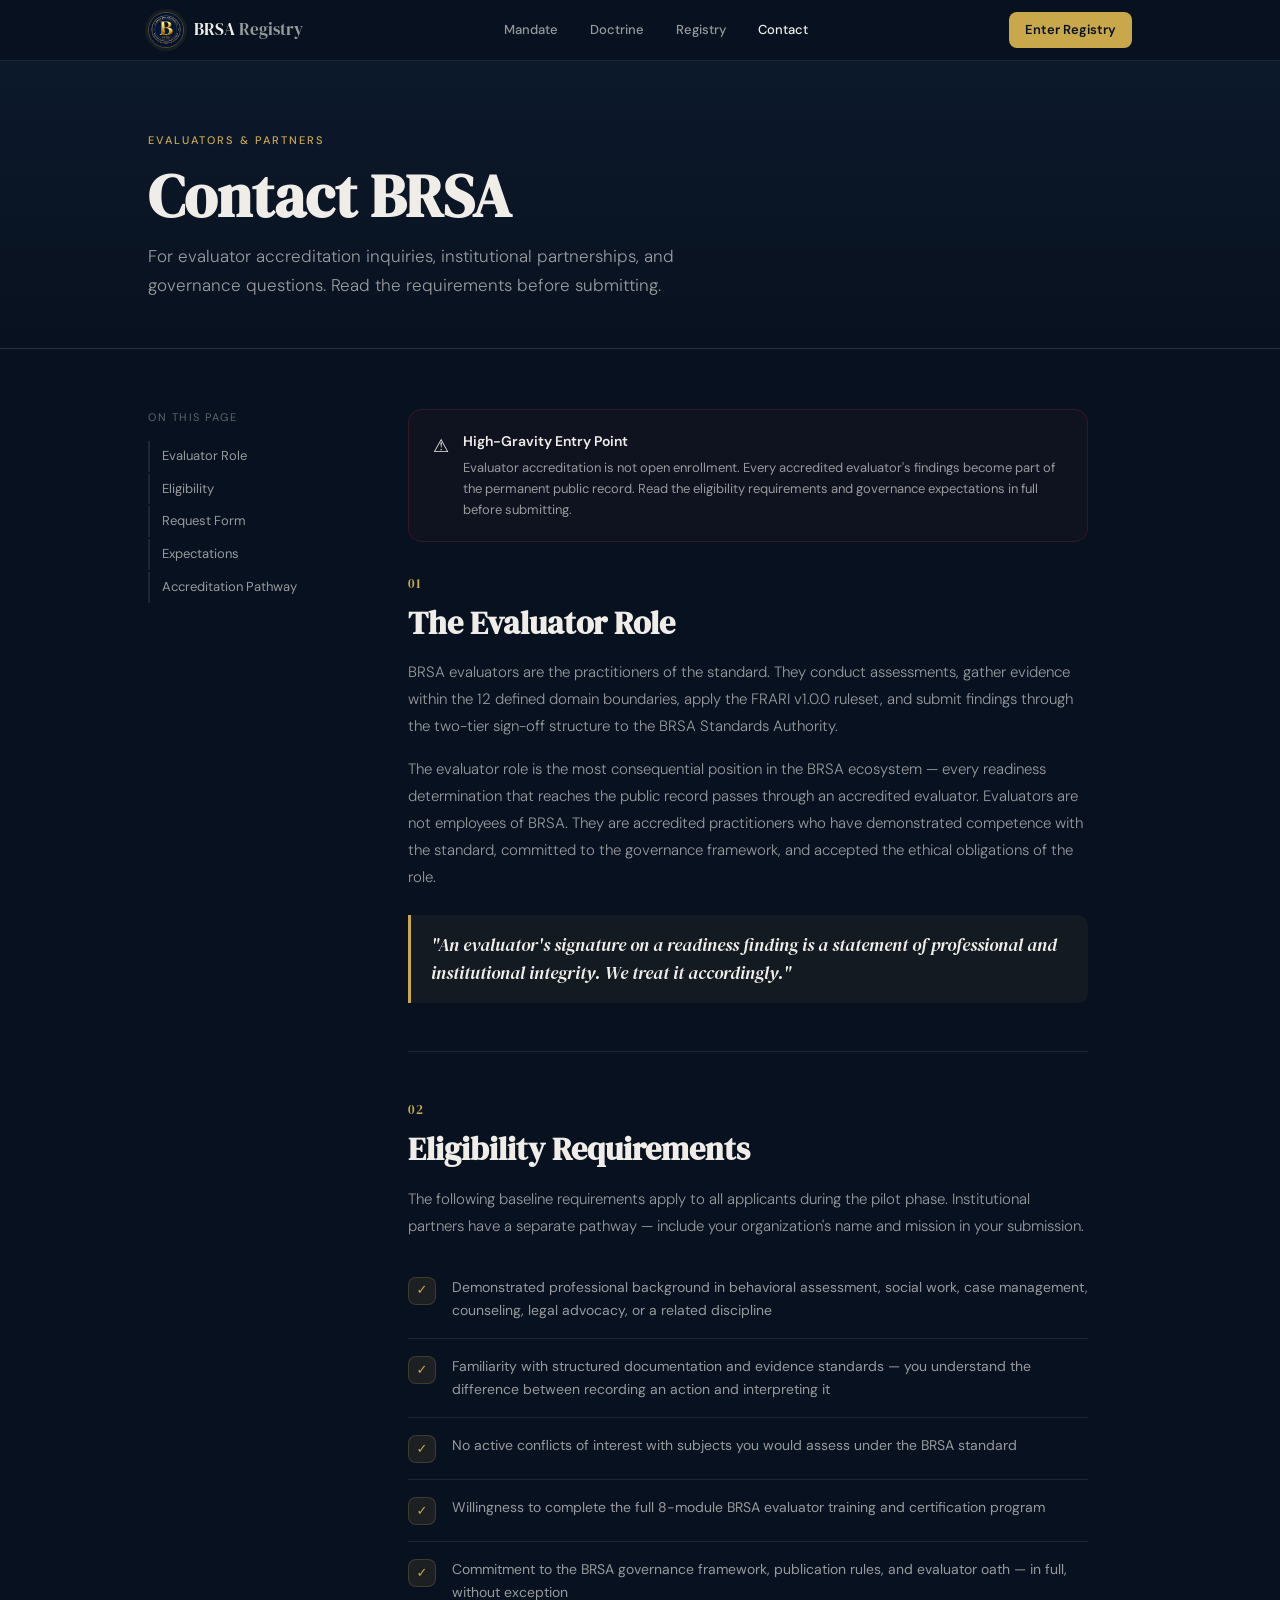
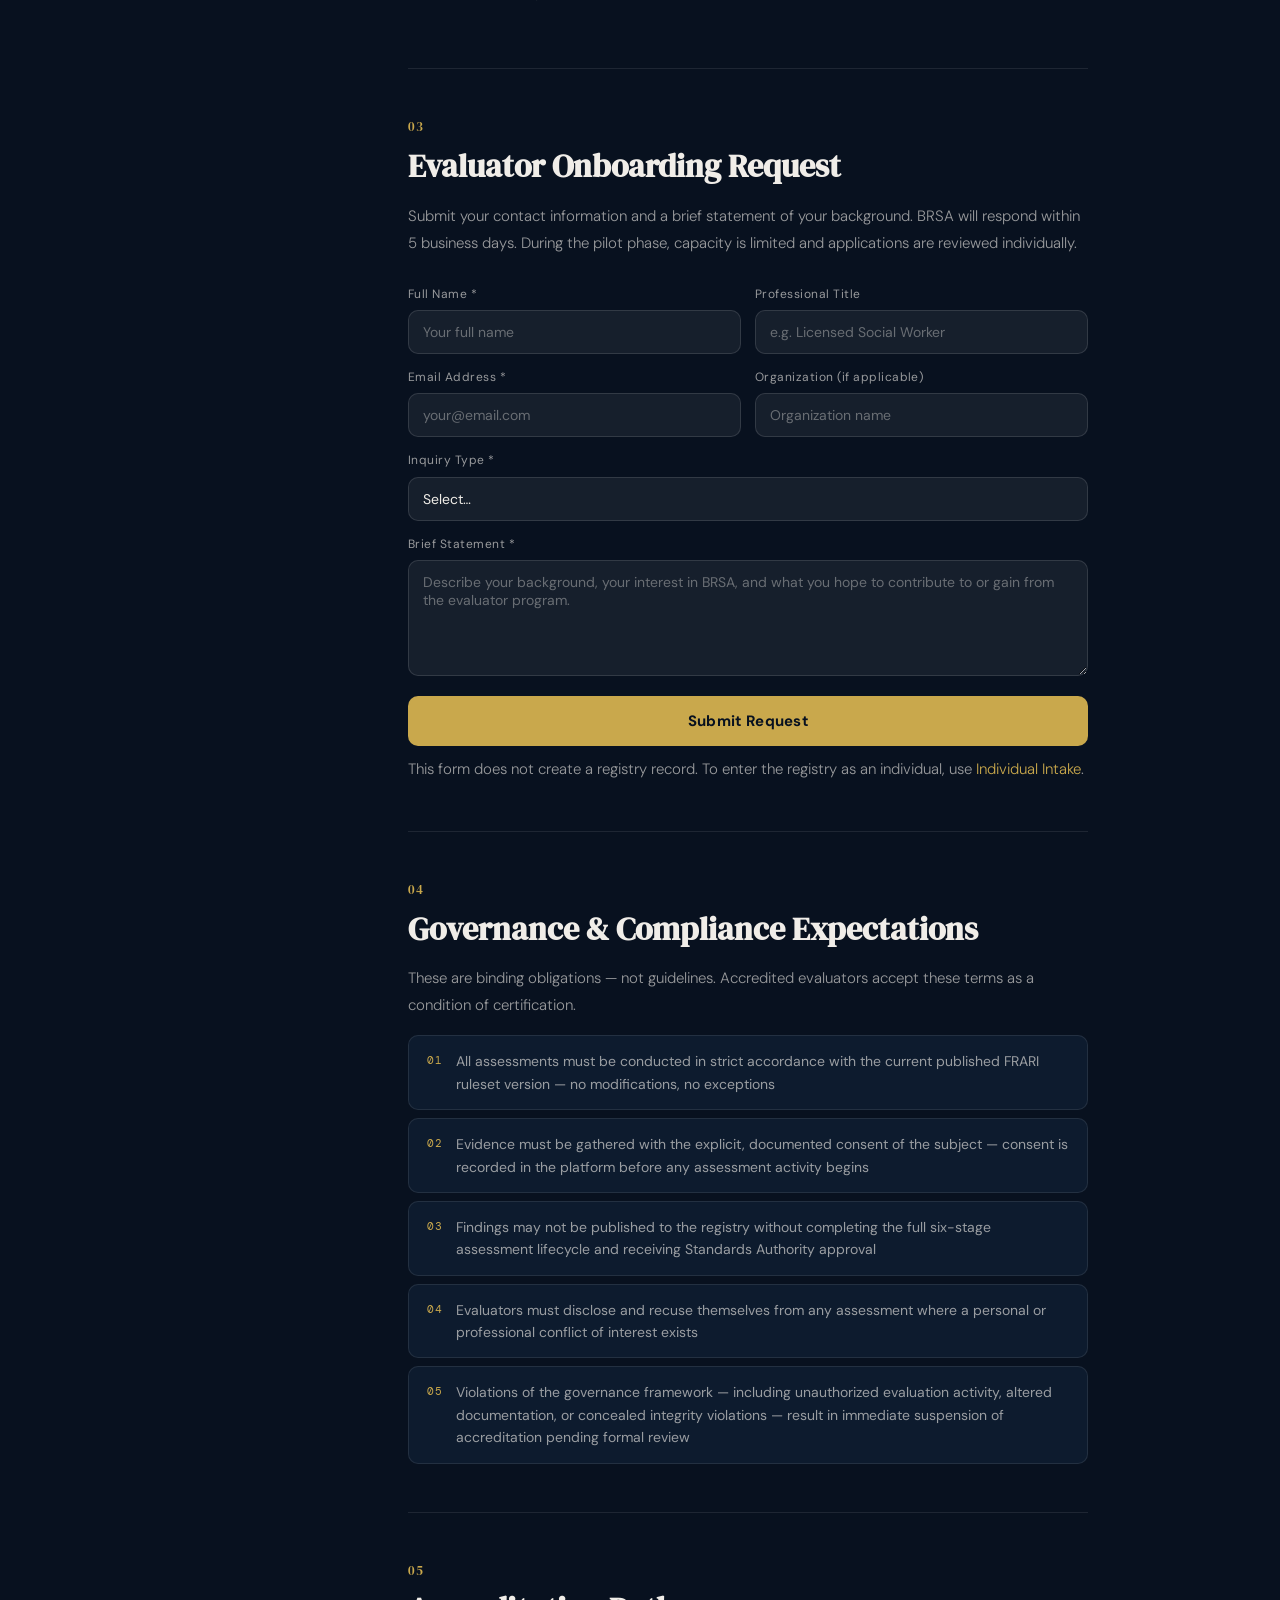
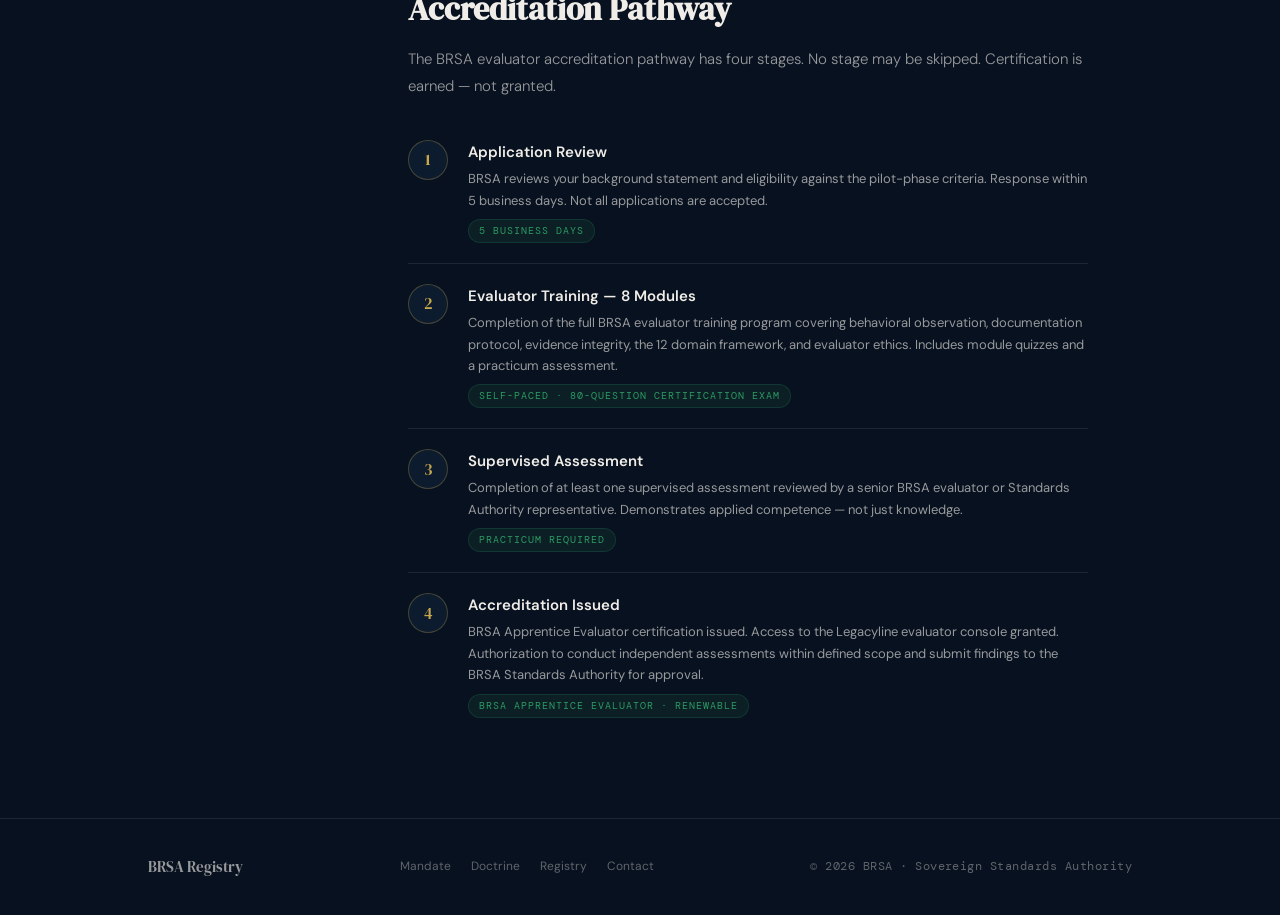
<file: contact.html>
<!doctype html>
<html lang="en">
<head>
  <meta charset="UTF-8" />
  <meta name="viewport" content="width=device-width,initial-scale=1" />
  <title>BRSA Registry — Contact & Evaluator Onboarding</title>
  <link rel="preconnect" href="https://fonts.googleapis.com" />
  <link rel="preconnect" href="https://fonts.gstatic.com" crossorigin />
  <link href="https://fonts.googleapis.com/css2?family=DM+Serif+Display:ital@0;1&family=DM+Sans:wght@300;400;500;600&family=DM+Mono:wght@400;500&display=swap" rel="stylesheet" />
  <link rel="stylesheet" href="assets/styles.css" />
  <style>
    .nav-seal {
      width: 36px; height: 36px; border-radius: 50%; overflow: hidden;
      flex-shrink: 0; border: 1.5px solid rgba(201,168,76,.4);
      box-shadow: 0 0 0 3px rgba(201,168,76,.08);
    }
    .nav-seal img { width: 100%; height: 100%; object-fit: cover; }

    .eligibility-item {
      display: flex; gap: 16px; align-items: flex-start;
      padding: 16px 0; border-bottom: 1px solid var(--line);
    }
    .eligibility-item:last-child { border-bottom: none; }
    .eligibility-check {
      width: 28px; height: 28px; border-radius: 8px; flex-shrink: 0;
      background: rgba(201,168,76,.1); border: 1px solid rgba(201,168,76,.2);
      display: flex; align-items: center; justify-content: center;
      font-size: 13px; color: var(--gold); margin-top: 1px;
    }
    .eligibility-text { font-size: 14px; color: var(--dim); line-height: 1.65; }

    .compliance-item {
      display: flex; gap: 14px; align-items: flex-start;
      padding: 14px 18px; background: var(--navy2);
      border: 1px solid var(--line); border-radius: 10px;
      margin-bottom: 8px;
    }
    .compliance-num {
      font-family: var(--mono); font-size: 11px;
      color: var(--gold); flex-shrink: 0; margin-top: 2px;
      letter-spacing: .06em;
    }
    .compliance-text { font-size: 14px; color: var(--dim); line-height: 1.6; }

    .gravity-callout {
      background: rgba(192,48,63,.04);
      border: 1px solid rgba(192,48,63,.2);
      border-radius: 14px; padding: 20px 24px; margin-bottom: 32px;
      display: flex; gap: 14px; align-items: flex-start;
    }
    .gravity-icon {
      font-size: 18px; flex-shrink: 0; margin-top: 2px;
    }
    .gravity-title {
      font-weight: 600; font-size: 14px; color: var(--text); margin-bottom: 4px;
    }
    .gravity-body { font-size: 13px; color: var(--dim); line-height: 1.65; }

    .pathway-step {
      display: flex; gap: 20px; align-items: flex-start;
      padding: 20px 0; border-bottom: 1px solid var(--line);
      position: relative;
    }
    .pathway-step:last-child { border-bottom: none; }
    .pathway-num {
      width: 40px; height: 40px; border-radius: 50%; flex-shrink: 0;
      background: var(--navy2); border: 1px solid rgba(201,168,76,.3);
      display: flex; align-items: center; justify-content: center;
      font-family: var(--serif); font-size: 16px; color: var(--gold);
    }
    .pathway-title { font-weight: 600; font-size: 15px; margin-bottom: 4px; }
    .pathway-body { font-size: 13px; color: var(--dim); line-height: 1.65; }
    .pathway-tag {
      display: inline-block; margin-top: 8px;
      font-family: var(--mono); font-size: 10px; letter-spacing: .1em;
      padding: 3px 10px; border-radius: 20px;
      background: rgba(45,155,99,.1); color: #2D9B63;
      border: 1px solid rgba(45,155,99,.2);
    }
  </style>
</head>
<body>

  <header class="nav">
    <div class="nav-inner">
      <a href="index.html" class="nav-brand">
        <div class="nav-seal">
          <img src="assets/logo-seal.png" alt="BRSA Seal" />
        </div>
        <div class="nav-wordmark">BRSA <span>Registry</span></div>
      </a>
      <nav class="nav-links">
        <a href="mandate.html" class="nav-link">Mandate</a>
        <a href="doctrine.html" class="nav-link">Doctrine</a>
        <a href="registry.html" class="nav-link">Registry</a>
        <a href="contact.html" class="nav-link active">Contact</a>
      </nav>
      <a href="onboard.html" class="nav-cta">Enter Registry</a>
      <button class="nav-mobile-btn" aria-label="Menu">
        <svg width="22" height="22" viewBox="0 0 22 22" fill="none">
          <path d="M3 6h16M3 11h16M3 16h16" stroke="currentColor" stroke-width="1.8" stroke-linecap="round"/>
        </svg>
      </button>
    </div>
  </header>

  <div class="page-hero">
    <div class="page-hero-inner">
      <div class="page-eyebrow">Evaluators & Partners</div>
      <h1 class="page-title">Contact BRSA</h1>
      <p class="page-sub">For evaluator accreditation inquiries, institutional partnerships, and governance questions. Read the requirements before submitting.</p>
    </div>
  </div>

  <div class="prose-wrap">
    <div class="prose-grid">
      <aside class="prose-toc">
        <div class="toc-label">On This Page</div>
        <nav>
          <a href="#role" class="toc-link">Evaluator Role</a>
          <a href="#eligibility" class="toc-link">Eligibility</a>
          <a href="#request" class="toc-link">Request Form</a>
          <a href="#expectations" class="toc-link">Expectations</a>
          <a href="#pathway" class="toc-link">Accreditation Pathway</a>
        </nav>
      </aside>

      <article class="prose">

        <div class="gravity-callout">
          <div class="gravity-icon">⚠</div>
          <div>
            <div class="gravity-title">High-Gravity Entry Point</div>
            <div class="gravity-body">Evaluator accreditation is not open enrollment. Every accredited evaluator's findings become part of the permanent public record. Read the eligibility requirements and governance expectations in full before submitting.</div>
          </div>
        </div>

        <section id="role" class="prose-section">
          <div class="prose-section-num">01</div>
          <h2 class="prose-h2">The Evaluator Role</h2>
          <p>BRSA evaluators are the practitioners of the standard. They conduct assessments, gather evidence within the 12 defined domain boundaries, apply the FRARI v1.0.0 ruleset, and submit findings through the two-tier sign-off structure to the BRSA Standards Authority.</p>
          <p>The evaluator role is the most consequential position in the BRSA ecosystem — every readiness determination that reaches the public record passes through an accredited evaluator. Evaluators are not employees of BRSA. They are accredited practitioners who have demonstrated competence with the standard, committed to the governance framework, and accepted the ethical obligations of the role.</p>
          <blockquote class="prose-quote">
            "An evaluator's signature on a readiness finding is a statement of professional and institutional integrity. We treat it accordingly."
          </blockquote>
        </section>

        <div class="prose-divider"></div>

        <section id="eligibility" class="prose-section">
          <div class="prose-section-num">02</div>
          <h2 class="prose-h2">Eligibility Requirements</h2>
          <p>The following baseline requirements apply to all applicants during the pilot phase. Institutional partners have a separate pathway — include your organization's name and mission in your submission.</p>

          <div style="margin-top: 20px;">
            <div class="eligibility-item">
              <div class="eligibility-check">✓</div>
              <div class="eligibility-text">Demonstrated professional background in behavioral assessment, social work, case management, counseling, legal advocacy, or a related discipline</div>
            </div>
            <div class="eligibility-item">
              <div class="eligibility-check">✓</div>
              <div class="eligibility-text">Familiarity with structured documentation and evidence standards — you understand the difference between recording an action and interpreting it</div>
            </div>
            <div class="eligibility-item">
              <div class="eligibility-check">✓</div>
              <div class="eligibility-text">No active conflicts of interest with subjects you would assess under the BRSA standard</div>
            </div>
            <div class="eligibility-item">
              <div class="eligibility-check">✓</div>
              <div class="eligibility-text">Willingness to complete the full 8-module BRSA evaluator training and certification program</div>
            </div>
            <div class="eligibility-item">
              <div class="eligibility-check">✓</div>
              <div class="eligibility-text">Commitment to the BRSA governance framework, publication rules, and evaluator oath — in full, without exception</div>
            </div>
          </div>
        </section>

        <div class="prose-divider"></div>

        <section id="request" class="prose-section">
          <div class="prose-section-num">03</div>
          <h2 class="prose-h2">Evaluator Onboarding Request</h2>
          <p>Submit your contact information and a brief statement of your background. BRSA will respond within 5 business days. During the pilot phase, capacity is limited and applications are reviewed individually.</p>

          <div id="contactForm" class="contact-form">
            <div class="form-row">
              <div class="form-field">
                <label for="cf_name">Full Name *</label>
                <input id="cf_name" type="text" placeholder="Your full name" />
              </div>
              <div class="form-field">
                <label for="cf_title">Professional Title</label>
                <input id="cf_title" type="text" placeholder="e.g. Licensed Social Worker" />
              </div>
            </div>
            <div class="form-row">
              <div class="form-field">
                <label for="cf_email">Email Address *</label>
                <input id="cf_email" type="email" placeholder="your@email.com" />
              </div>
              <div class="form-field">
                <label for="cf_org">Organization (if applicable)</label>
                <input id="cf_org" type="text" placeholder="Organization name" />
              </div>
            </div>
            <div class="form-field" style="margin-top:14px">
              <label for="cf_type">Inquiry Type *</label>
              <select id="cf_type">
                <option value="">Select…</option>
                <option value="evaluator">Evaluator Accreditation</option>
                <option value="partner">Institutional Partnership</option>
                <option value="governance">Governance Question</option>
                <option value="other">Other</option>
              </select>
            </div>
            <div class="form-field" style="margin-top:14px">
              <label for="cf_statement">Brief Statement *</label>
              <textarea id="cf_statement" rows="5" placeholder="Describe your background, your interest in BRSA, and what you hope to contribute to or gain from the evaluator program."></textarea>
            </div>
            <div id="cf_error" class="form-error" style="display:none"></div>
            <div id="cf_success" class="form-success" style="display:none">
              <strong>Submission received.</strong> BRSA will contact you at the email provided within 5 business days. During the pilot phase, all applications are reviewed individually.
            </div>
            <button id="cf_submit" class="btn-submit">Submit Request</button>
            <p class="submit-note">This form does not create a registry record. To enter the registry as an individual, use <a href="onboard.html">Individual Intake</a>.</p>
          </div>
        </section>

        <div class="prose-divider"></div>

        <section id="expectations" class="prose-section">
          <div class="prose-section-num">04</div>
          <h2 class="prose-h2">Governance & Compliance Expectations</h2>
          <p>These are binding obligations — not guidelines. Accredited evaluators accept these terms as a condition of certification.</p>

          <div style="margin-top: 16px;">
            <div class="compliance-item">
              <div class="compliance-num">01</div>
              <div class="compliance-text">All assessments must be conducted in strict accordance with the current published FRARI ruleset version — no modifications, no exceptions</div>
            </div>
            <div class="compliance-item">
              <div class="compliance-num">02</div>
              <div class="compliance-text">Evidence must be gathered with the explicit, documented consent of the subject — consent is recorded in the platform before any assessment activity begins</div>
            </div>
            <div class="compliance-item">
              <div class="compliance-num">03</div>
              <div class="compliance-text">Findings may not be published to the registry without completing the full six-stage assessment lifecycle and receiving Standards Authority approval</div>
            </div>
            <div class="compliance-item">
              <div class="compliance-num">04</div>
              <div class="compliance-text">Evaluators must disclose and recuse themselves from any assessment where a personal or professional conflict of interest exists</div>
            </div>
            <div class="compliance-item">
              <div class="compliance-num">05</div>
              <div class="compliance-text">Violations of the governance framework — including unauthorized evaluation activity, altered documentation, or concealed integrity violations — result in immediate suspension of accreditation pending formal review</div>
            </div>
          </div>
        </section>

        <div class="prose-divider"></div>

        <section id="pathway" class="prose-section">
          <div class="prose-section-num">05</div>
          <h2 class="prose-h2">Accreditation Pathway</h2>
          <p>The BRSA evaluator accreditation pathway has four stages. No stage may be skipped. Certification is earned — not granted.</p>

          <div style="margin-top: 20px;">
            <div class="pathway-step">
              <div class="pathway-num">1</div>
              <div>
                <div class="pathway-title">Application Review</div>
                <div class="pathway-body">BRSA reviews your background statement and eligibility against the pilot-phase criteria. Response within 5 business days. Not all applications are accepted.</div>
                <div class="pathway-tag">5 BUSINESS DAYS</div>
              </div>
            </div>
            <div class="pathway-step">
              <div class="pathway-num">2</div>
              <div>
                <div class="pathway-title">Evaluator Training — 8 Modules</div>
                <div class="pathway-body">Completion of the full BRSA evaluator training program covering behavioral observation, documentation protocol, evidence integrity, the 12 domain framework, and evaluator ethics. Includes module quizzes and a practicum assessment.</div>
                <div class="pathway-tag">SELF-PACED · 80-QUESTION CERTIFICATION EXAM</div>
              </div>
            </div>
            <div class="pathway-step">
              <div class="pathway-num">3</div>
              <div>
                <div class="pathway-title">Supervised Assessment</div>
                <div class="pathway-body">Completion of at least one supervised assessment reviewed by a senior BRSA evaluator or Standards Authority representative. Demonstrates applied competence — not just knowledge.</div>
                <div class="pathway-tag">PRACTICUM REQUIRED</div>
              </div>
            </div>
            <div class="pathway-step">
              <div class="pathway-num">4</div>
              <div>
                <div class="pathway-title">Accreditation Issued</div>
                <div class="pathway-body">BRSA Apprentice Evaluator certification issued. Access to the Legacyline evaluator console granted. Authorization to conduct independent assessments within defined scope and submit findings to the BRSA Standards Authority for approval.</div>
                <div class="pathway-tag">BRSA APPRENTICE EVALUATOR · RENEWABLE</div>
              </div>
            </div>
          </div>
        </section>

      </article>
    </div>
  </div>

  <footer class="footer">
    <div class="footer-inner">
      <div class="footer-brand">BRSA Registry</div>
      <div class="footer-links">
        <a href="mandate.html" class="footer-link">Mandate</a>
        <a href="doctrine.html" class="footer-link">Doctrine</a>
        <a href="registry.html" class="footer-link">Registry</a>
        <a href="contact.html" class="footer-link">Contact</a>
      </div>
      <div class="footer-legal">© 2026 BRSA · Sovereign Standards Authority</div>
    </div>
  </footer>

  <script>
  (function(){
    const btn = document.getElementById("cf_submit");
    const errEl = document.getElementById("cf_error");
    const successEl = document.getElementById("cf_success");
    function val(id){ return (document.getElementById(id)?.value || "").trim(); }
    function showErr(msg){ errEl.textContent = msg; errEl.style.display = "block"; }
    function clearErr(){ errEl.style.display = "none"; errEl.textContent = ""; }
    btn.addEventListener("click", function(){
      clearErr();
      const name = val("cf_name");
      const email = val("cf_email");
      const type = val("cf_type");
      const statement = val("cf_statement");
      if(!name) return showErr("Full name is required.");
      if(!email || !email.includes("@")) return showErr("A valid email address is required.");
      if(!type) return showErr("Please select an inquiry type.");
      if(!statement || statement.length < 40) return showErr("Please provide a brief statement of at least 40 characters.");
      btn.disabled = true;
      btn.textContent = "Submitting…";
      setTimeout(function(){
        document.getElementById("contactForm").style.opacity = ".5";
        document.getElementById("contactForm").style.pointerEvents = "none";
        successEl.style.display = "block";
      }, 800);
    });
  })();
  </script>
</body>
          </html>
</file>
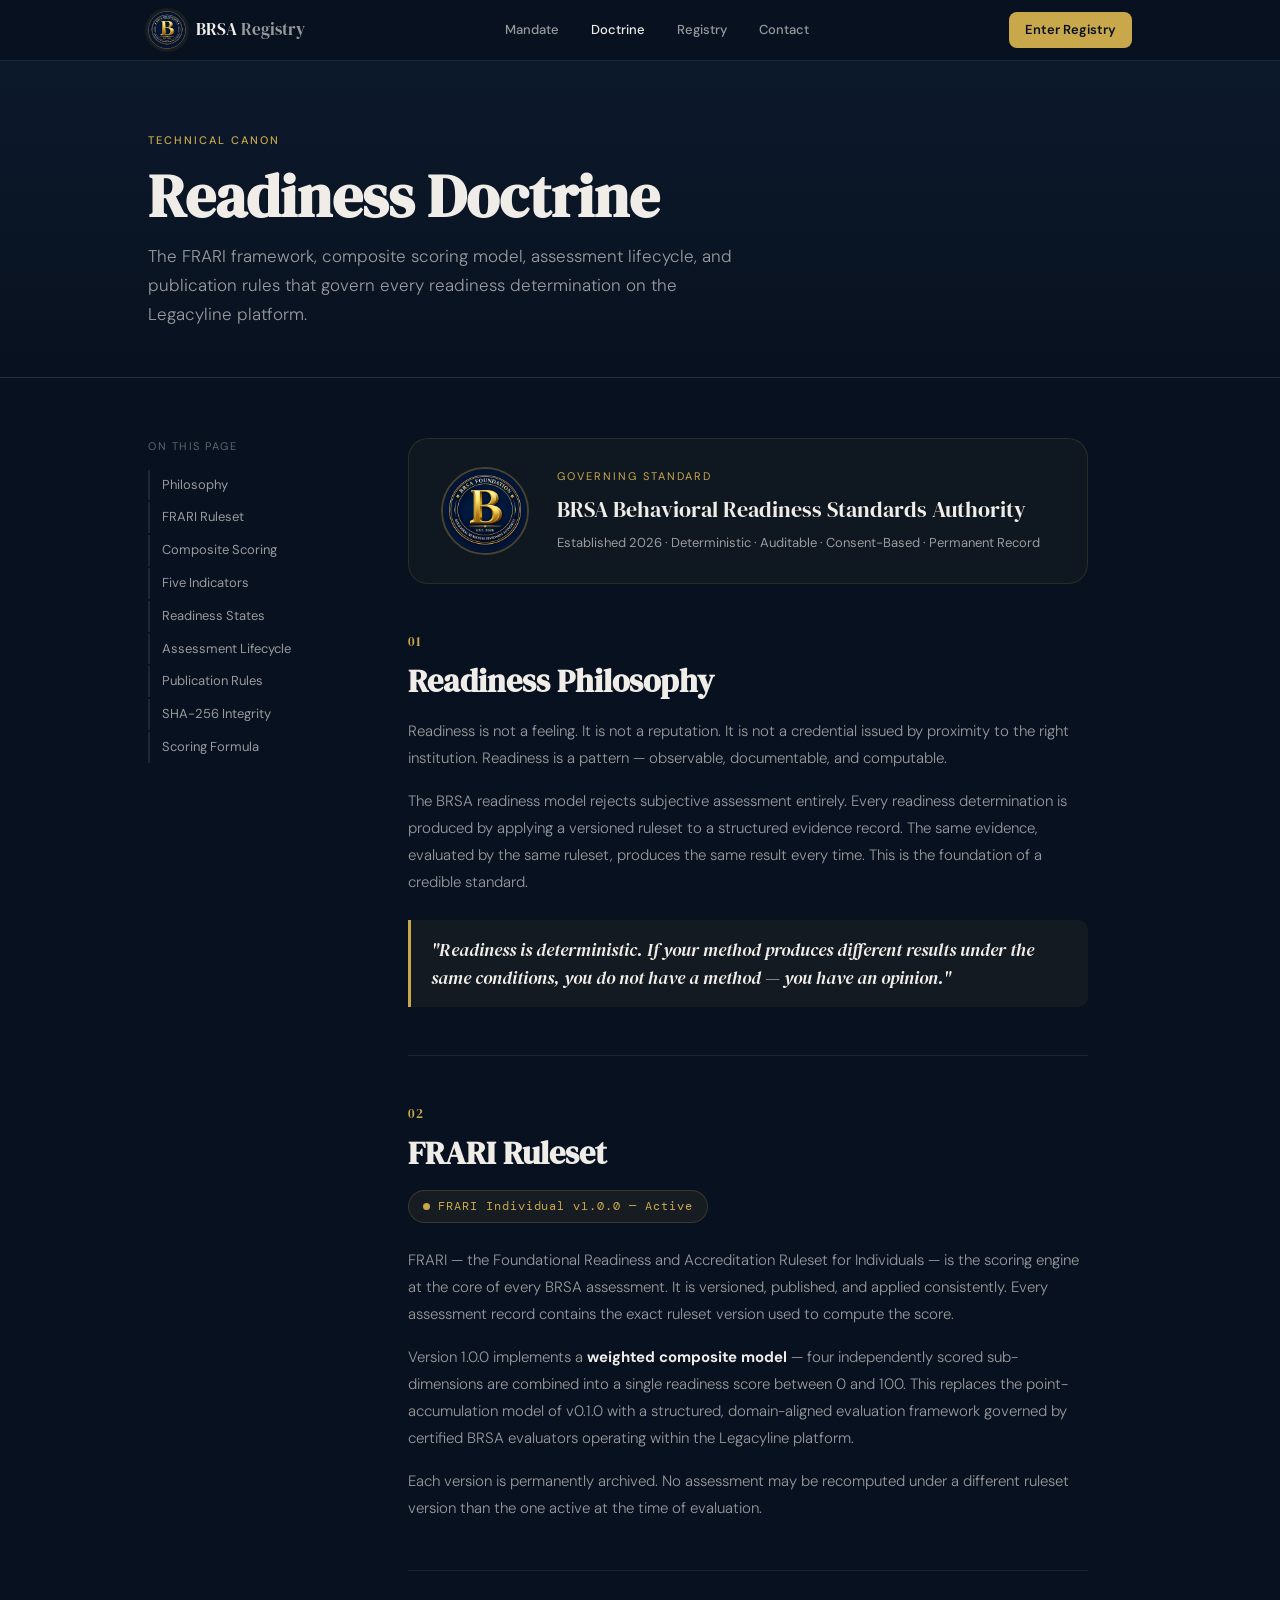
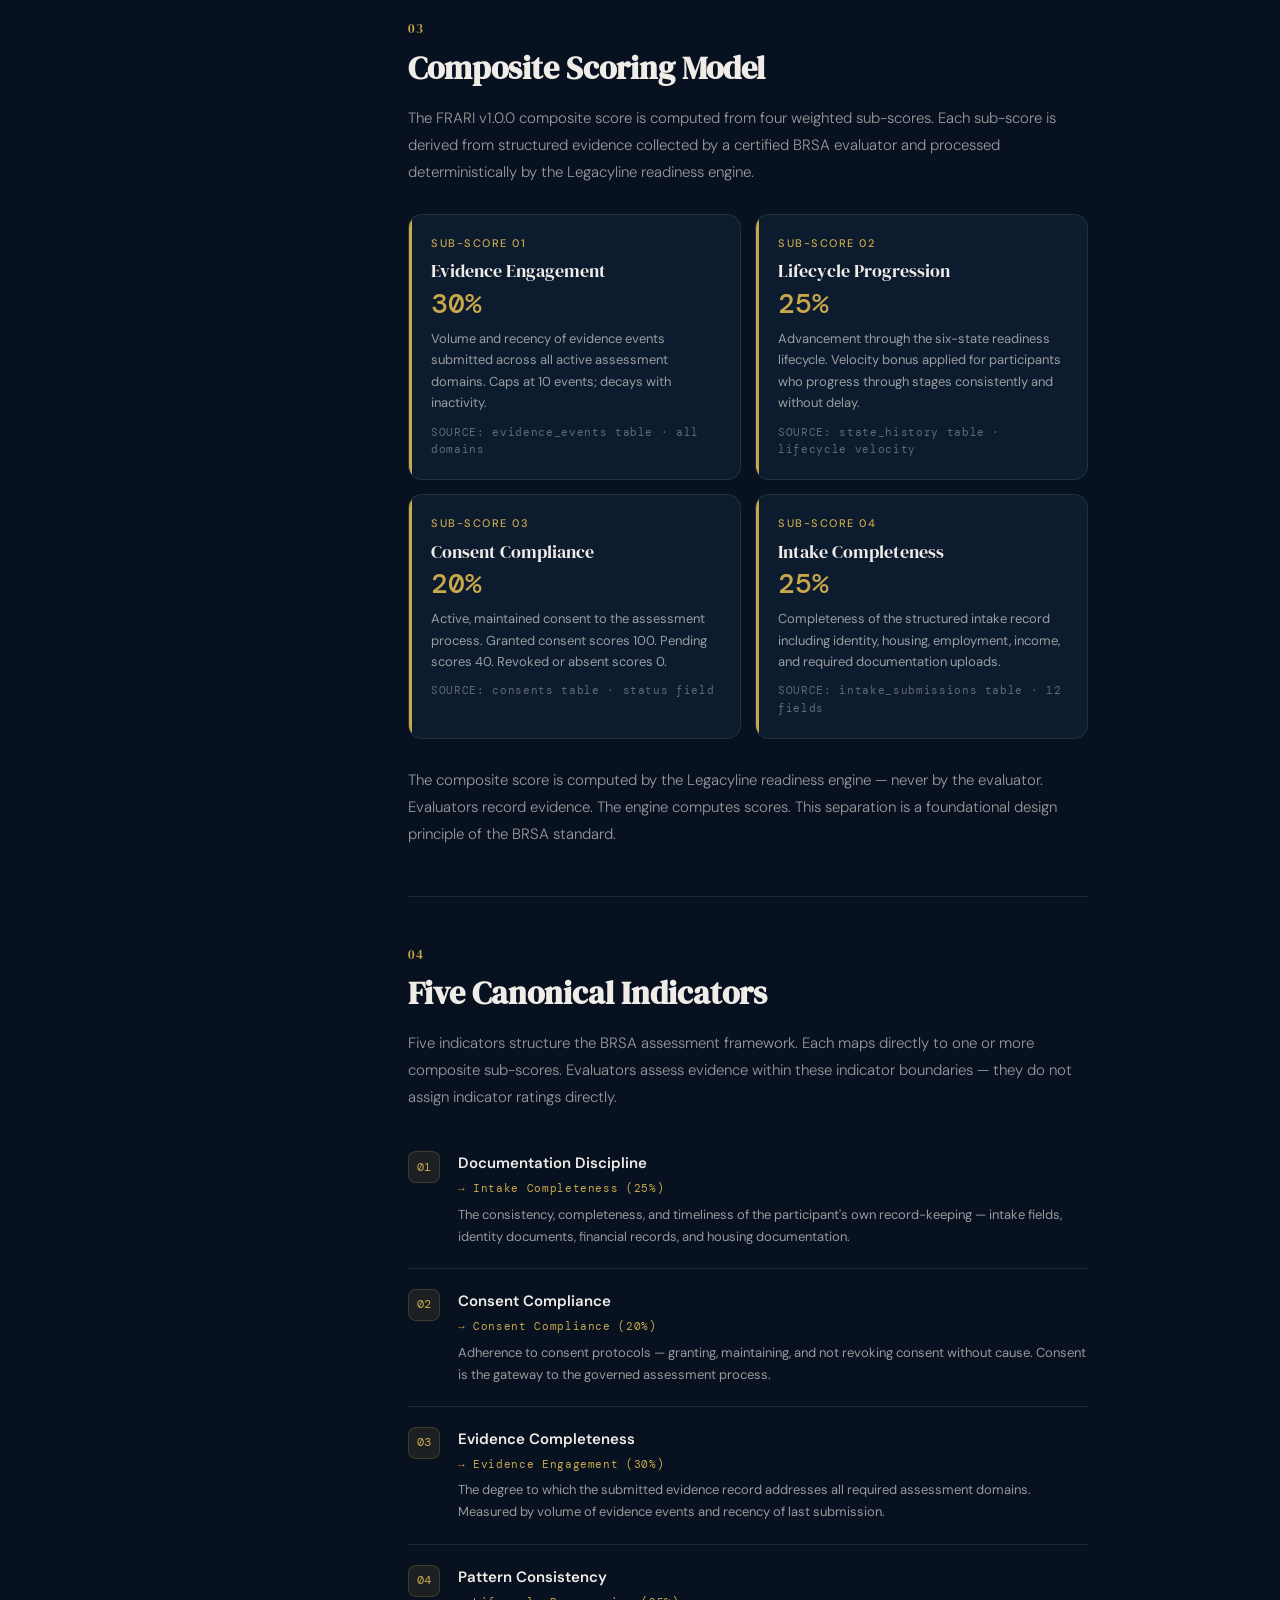
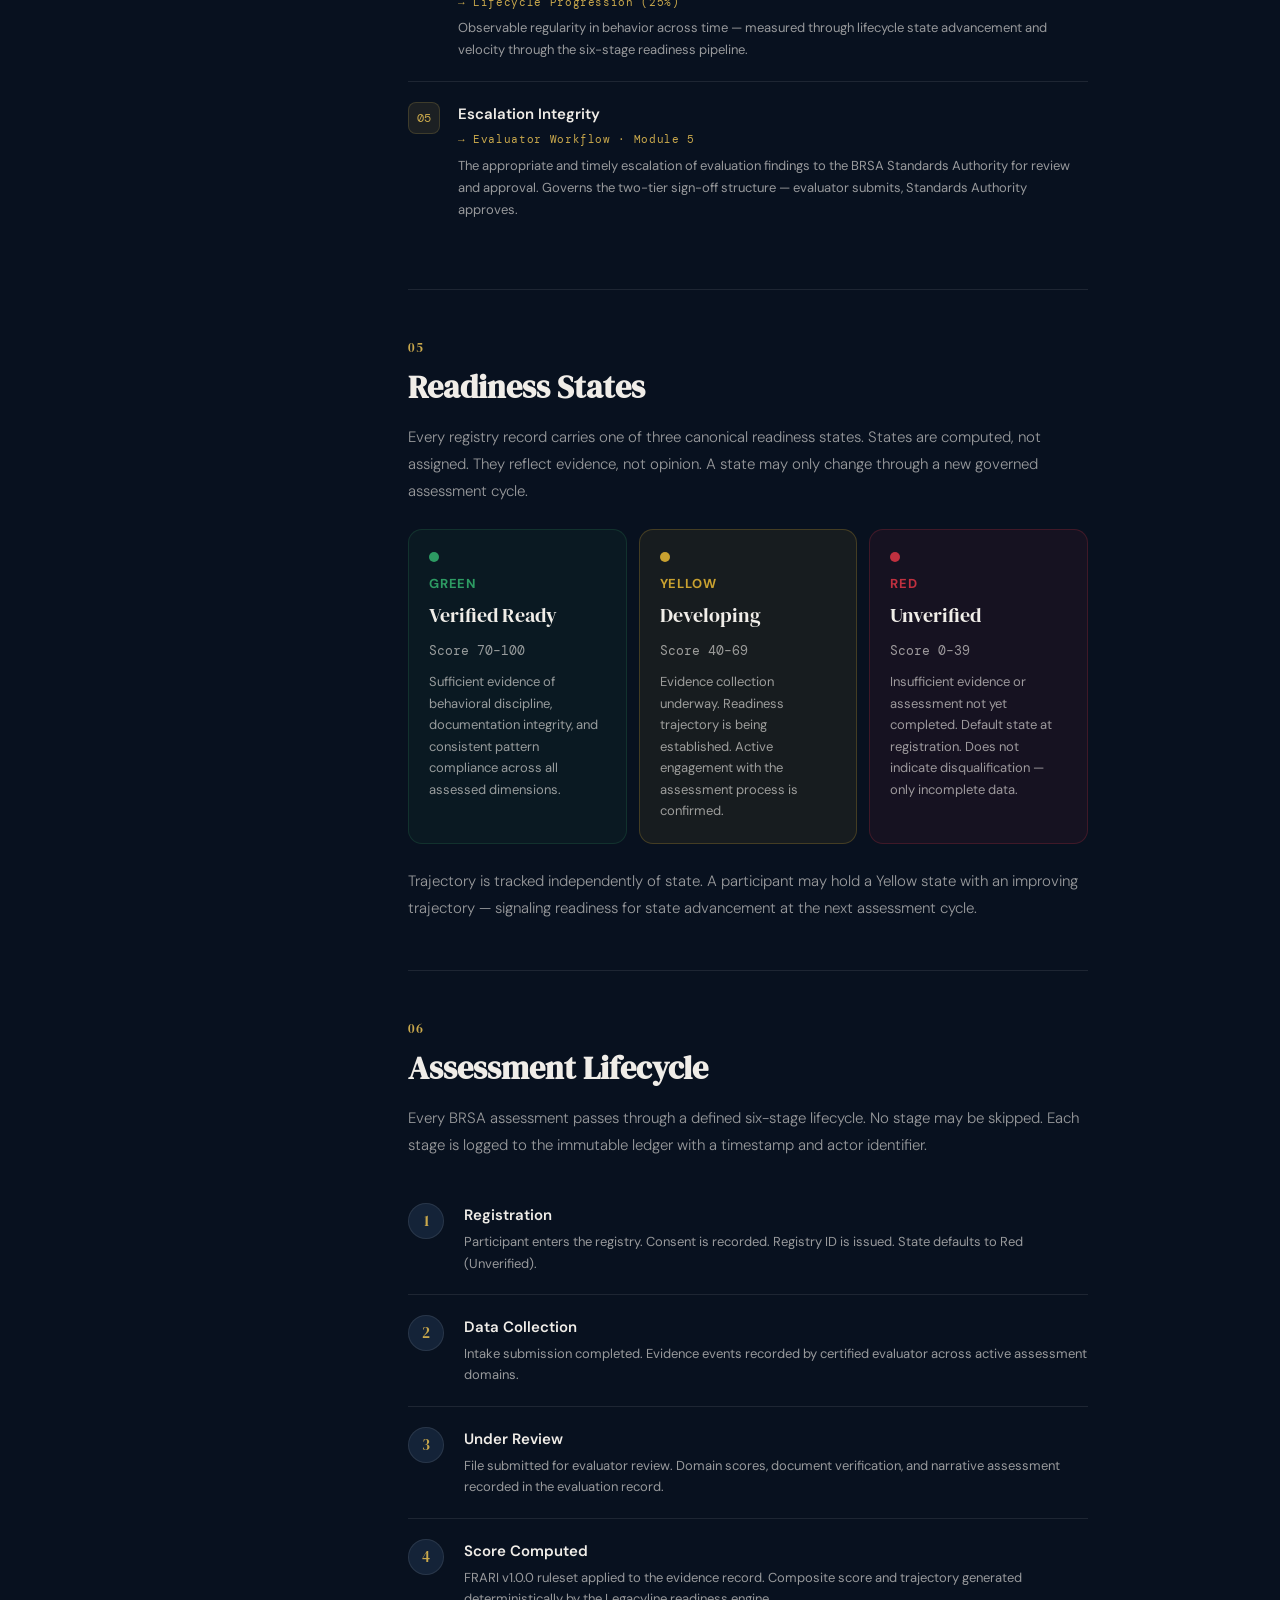
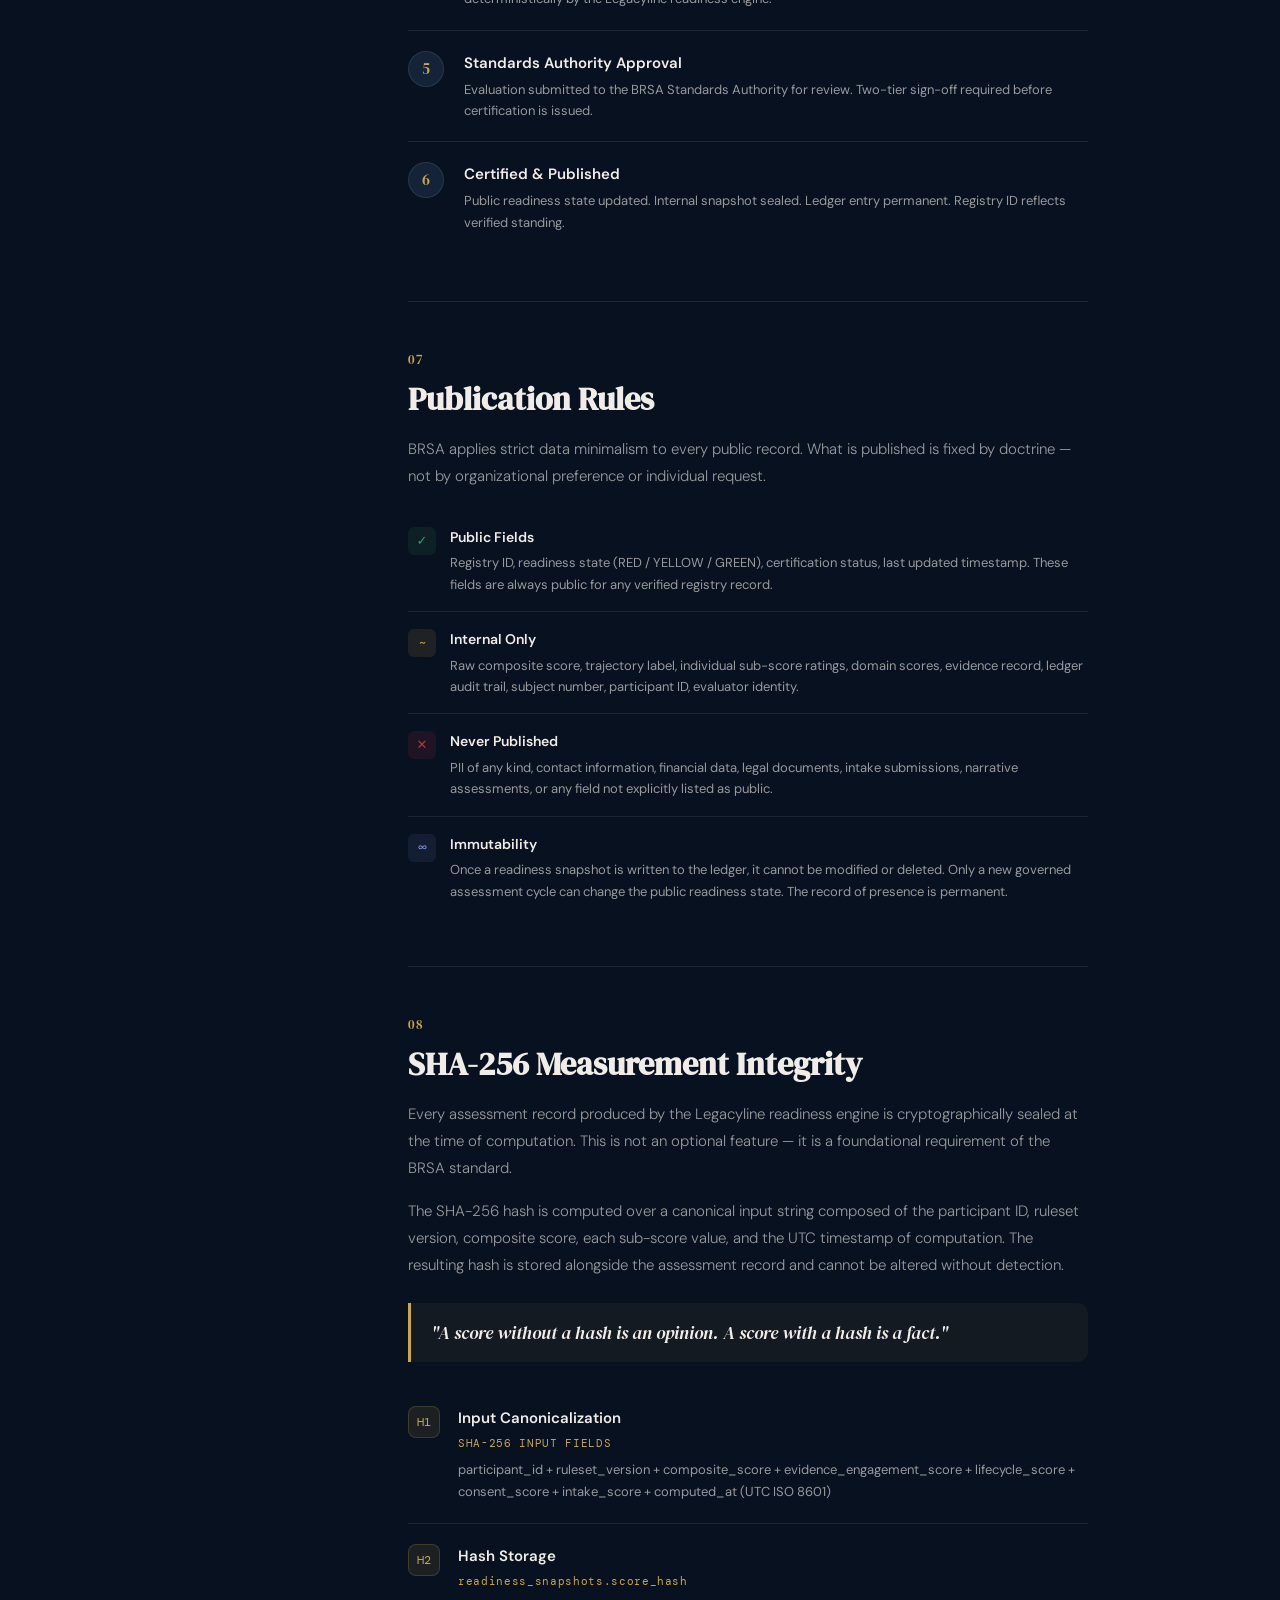
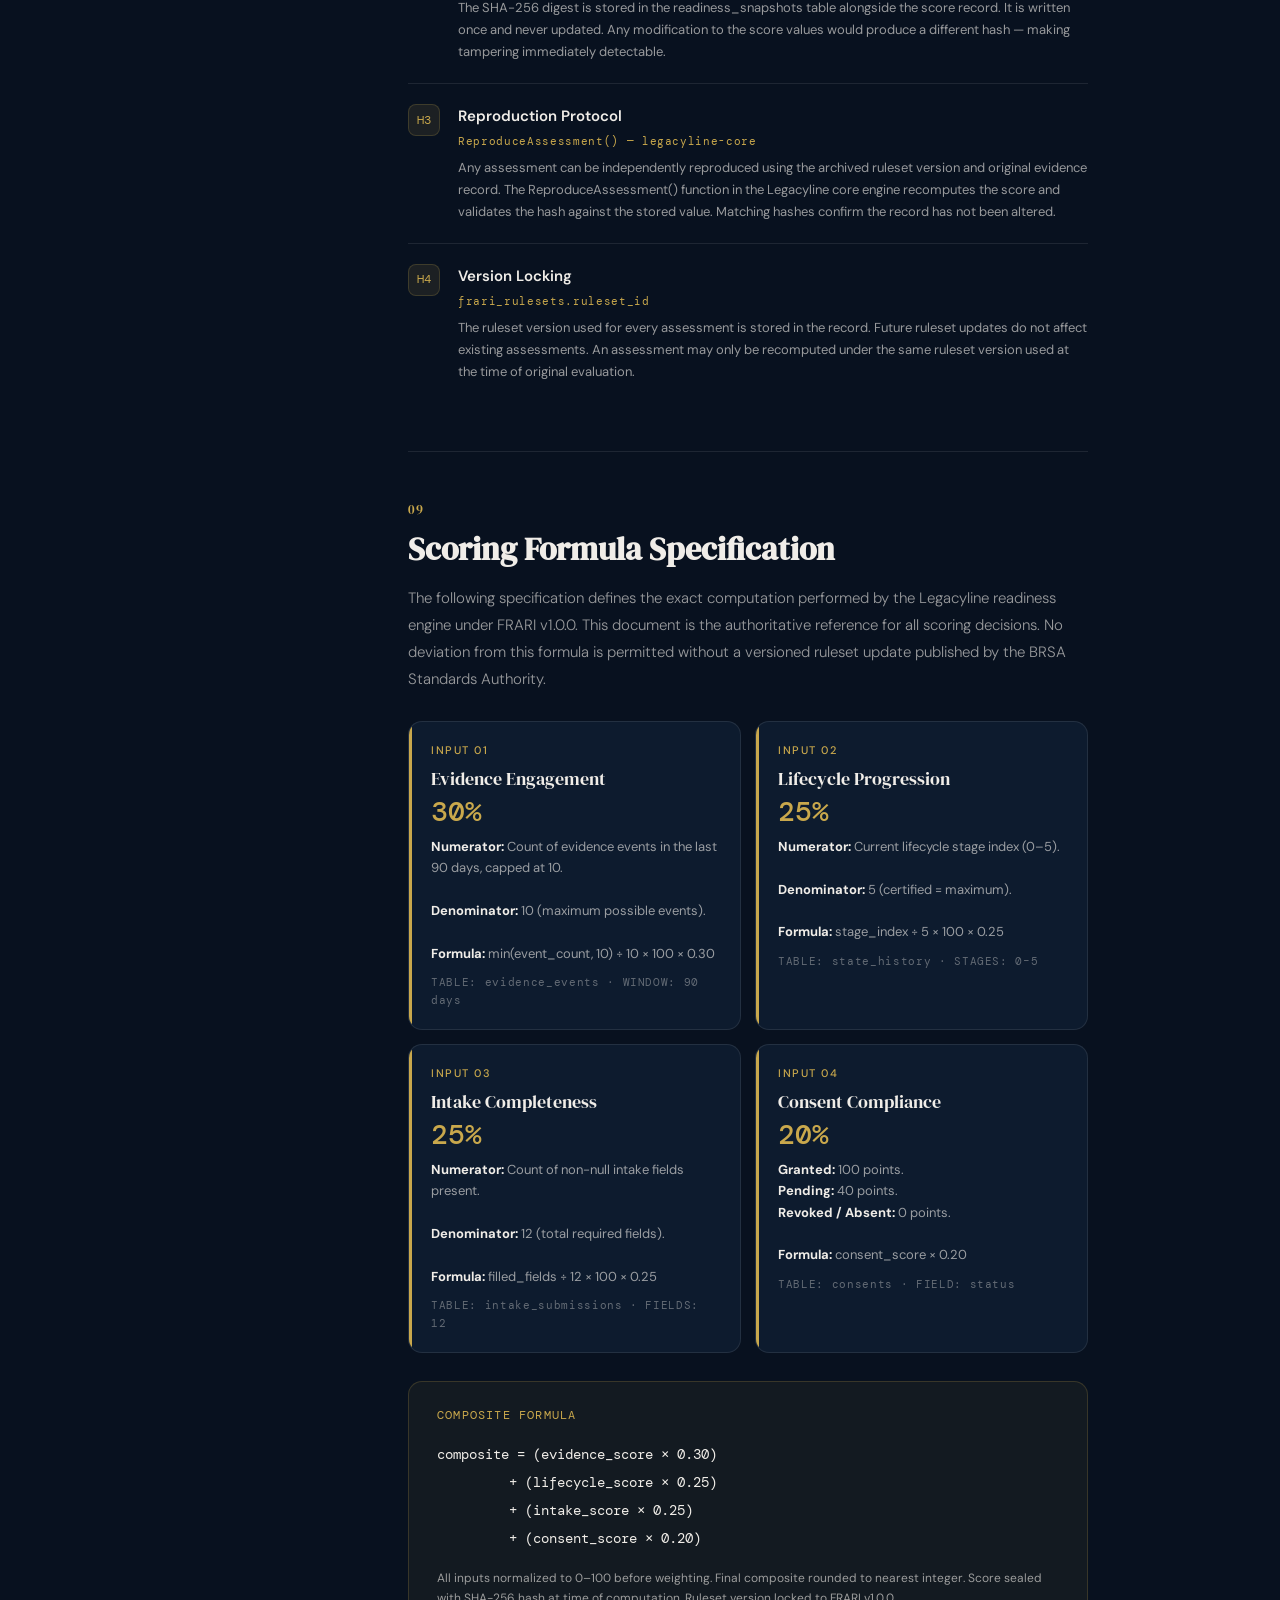
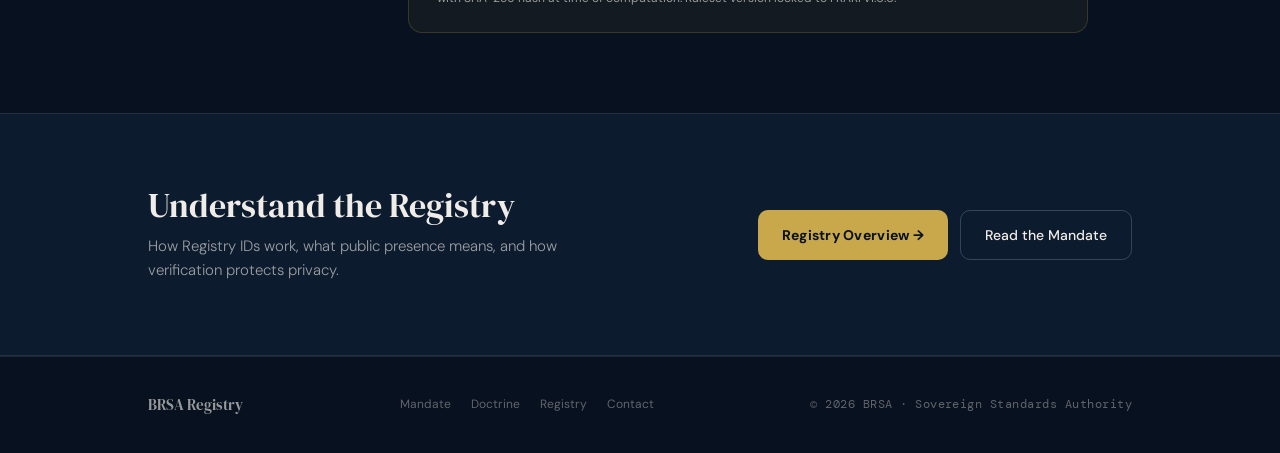
<file: doctrine.html>
<!doctype html>
<html lang="en">
<head>
  <meta charset="UTF-8" />
  <meta name="viewport" content="width=device-width,initial-scale=1" />
  <title>BRSA Registry — Readiness Doctrine</title>
  <link rel="preconnect" href="https://fonts.googleapis.com" />
  <link rel="preconnect" href="https://fonts.gstatic.com" crossorigin />
  <link href="https://fonts.googleapis.com/css2?family=DM+Serif+Display:ital@0;1&family=DM+Sans:wght@300;400;500;600&family=DM+Mono:wght@400;500&display=swap" rel="stylesheet" />
  <link rel="stylesheet" href="assets/styles.css" />
  <style>
    .nav-seal {
      width: 38px; height: 38px; border-radius: 50%;
      overflow: hidden; flex-shrink: 0;
      border: 1.5px solid rgba(201,168,76,.4);
      box-shadow: 0 0 0 3px rgba(201,168,76,.08);
    }
    .nav-seal img { width: 100%; height: 100%; object-fit: cover; }

    .frari-version {
      display: inline-flex; align-items: center; gap: 8px;
      background: rgba(201,168,76,.08);
      border: 1px solid rgba(201,168,76,.2);
      border-radius: 20px; padding: 6px 14px;
      margin-bottom: 24px;
    }
    .frari-version-dot {
      width: 7px; height: 7px; border-radius: 50%;
      background: var(--gold); flex-shrink: 0;
    }
    .frari-version-text {
      font-family: var(--mono); font-size: 12px;
      color: var(--gold); letter-spacing: .08em;
    }

    .weight-grid {
      display: grid;
      grid-template-columns: 1fr 1fr;
      gap: 14px; margin: 28px 0;
    }
    @media (max-width: 560px) { .weight-grid { grid-template-columns: 1fr; } }

    .weight-card {
      background: var(--navy2);
      border: 1px solid var(--line);
      border-radius: 14px; padding: 20px 22px;
      position: relative; overflow: hidden;
    }
    .weight-card::before {
      content: '';
      position: absolute; top: 0; left: 0;
      width: 3px; height: 100%;
      background: var(--gold);
    }
    .weight-card-label {
      font-size: 11px; letter-spacing: .14em;
      text-transform: uppercase; color: var(--gold);
      margin-bottom: 8px; font-weight: 500;
    }
    .weight-card-name {
      font-family: var(--serif); font-size: 18px;
      color: var(--text); margin-bottom: 8px; line-height: 1.2;
    }
    .weight-card-pct {
      font-family: var(--mono); font-size: 28px;
      color: var(--gold); font-weight: 500;
      margin-bottom: 10px; line-height: 1;
    }
    .weight-card-body {
      font-size: 13px; color: var(--dim);
      line-height: 1.65;
    }
    .weight-card-source {
      margin-top: 10px;
      font-family: var(--mono); font-size: 11px;
      color: var(--faint); letter-spacing: .06em;
    }

    .indicator-row {
      display: flex; align-items: flex-start;
      gap: 18px; padding: 20px 0;
      border-bottom: 1px solid var(--line);
    }
    .indicator-row:last-child { border-bottom: none; }
    .indicator-num {
      width: 32px; height: 32px; border-radius: 8px;
      background: rgba(201,168,76,.1);
      border: 1px solid rgba(201,168,76,.2);
      display: flex; align-items: center; justify-content: center;
      font-family: var(--mono); font-size: 12px;
      color: var(--gold); flex-shrink: 0;
    }
    .indicator-name {
      font-weight: 600; font-size: 15px;
      color: var(--text); margin-bottom: 5px;
    }
    .indicator-engine {
      font-family: var(--mono); font-size: 11px;
      color: var(--gold); margin-bottom: 6px;
      letter-spacing: .06em;
    }
    .indicator-body {
      font-size: 13px; color: var(--dim); line-height: 1.7;
    }

    .state-band {
      display: grid;
      grid-template-columns: repeat(3, 1fr);
      gap: 12px; margin: 24px 0;
    }
    @media (max-width: 560px) { .state-band { grid-template-columns: 1fr; } }
    .state-card {
      border-radius: 14px; padding: 22px 20px;
      border: 1px solid var(--line);
    }
    .state-card.green { background: rgba(45,123,82,.08); border-color: rgba(45,123,82,.25); }
    .state-card.yellow { background: rgba(201,161,48,.08); border-color: rgba(201,161,48,.25); }
    .state-card.red { background: rgba(192,48,63,.08); border-color: rgba(192,48,63,.25); }
    .state-dot {
      width: 10px; height: 10px; border-radius: 50%;
      margin-bottom: 12px;
    }
    .state-dot.green { background: #2D9B63; }
    .state-dot.yellow { background: #C9A130; }
    .state-dot.red { background: #C0303F; }
    .state-label {
      font-weight: 700; font-size: 13px; margin-bottom: 4px;
      letter-spacing: .06em; text-transform: uppercase;
    }
    .state-label.green { color: #2D9B63; }
    .state-label.yellow { color: #C9A130; }
    .state-label.red { color: #C0303F; }
    .state-name {
      font-family: var(--serif); font-size: 20px;
      margin-bottom: 10px; color: var(--text);
    }
    .state-score {
      font-family: var(--mono); font-size: 13px;
      color: var(--dim); margin-bottom: 10px;
    }
    .state-body { font-size: 13px; color: var(--dim); line-height: 1.65; }

    .pub-rule {
      display: flex; gap: 14px; align-items: flex-start;
      padding: 16px 0; border-bottom: 1px solid var(--line);
    }
    .pub-rule:last-child { border-bottom: none; }
    .pub-rule-icon {
      width: 28px; height: 28px; border-radius: 6px;
      display: flex; align-items: center; justify-content: center;
      font-size: 13px; flex-shrink: 0; margin-top: 1px;
    }
    .pub-rule-icon.pub { background: rgba(45,123,82,.15); color: #2D9B63; }
    .pub-rule-icon.int { background: rgba(201,168,76,.12); color: var(--gold); }
    .pub-rule-icon.never { background: rgba(192,48,63,.12); color: #C0303F; }
    .pub-rule-icon.lock { background: rgba(100,130,200,.12); color: #7BA3E8; }
    .pub-rule-title { font-weight: 600; font-size: 14px; color: var(--text); margin-bottom: 4px; }
    .pub-rule-body { font-size: 13px; color: var(--dim); line-height: 1.65; }

    .seal-hero {
      display: flex; align-items: center; gap: 28px;
      background: rgba(201,168,76,.04);
      border: 1px solid rgba(201,168,76,.14);
      border-radius: 20px; padding: 28px 32px;
      margin-bottom: 48px; flex-wrap: wrap;
    }
    .seal-hero img {
      width: 88px; height: 88px; border-radius: 50%;
      border: 2px solid rgba(201,168,76,.3);
      flex-shrink: 0;
    }
    .seal-hero-text {}
    .seal-hero-label {
      font-size: 11px; letter-spacing: .18em;
      text-transform: uppercase; color: var(--gold);
      margin-bottom: 6px;
    }
    .seal-hero-title {
      font-family: var(--serif); font-size: 22px;
      color: var(--text); margin-bottom: 6px;
    }
    .seal-hero-sub {
      font-size: 13px; color: var(--dim); line-height: 1.6;
    }
  </style>
</head>
<body>

  <header class="nav">
    <div class="nav-inner">
      <a href="index.html" class="nav-brand">
        <div class="nav-seal">
          <img src="assets/logo-seal.png" alt="BRSA Seal" />
        </div>
        <div class="nav-wordmark">BRSA <span>Registry</span></div>
      </a>
      <nav class="nav-links">
        <a href="mandate.html" class="nav-link">Mandate</a>
        <a href="doctrine.html" class="nav-link active">Doctrine</a>
        <a href="registry.html" class="nav-link">Registry</a>
        <a href="contact.html" class="nav-link">Contact</a>
      </nav>
      <a href="onboard.html" class="nav-cta">Enter Registry</a>
      <button class="nav-mobile-btn" aria-label="Menu">
        <svg width="22" height="22" viewBox="0 0 22 22" fill="none">
          <path d="M3 6h16M3 11h16M3 16h16" stroke="currentColor" stroke-width="1.8" stroke-linecap="round"/>
        </svg>
      </button>
    </div>
  </header>

  <div class="page-hero">
    <div class="page-hero-inner">
      <div class="page-eyebrow">Technical Canon</div>
      <h1 class="page-title">Readiness Doctrine</h1>
      <p class="page-sub">The FRARI framework, composite scoring model, assessment lifecycle, and publication rules that govern every readiness determination on the Legacyline platform.</p>
    </div>
  </div>

  <div class="prose-wrap">
    <div class="prose-grid">
      <aside class="prose-toc">
        <div class="toc-label">On This Page</div>
        <nav>
          <a href="#philosophy" class="toc-link">Philosophy</a>
          <a href="#frari" class="toc-link">FRARI Ruleset</a>
          <a href="#scoring" class="toc-link">Composite Scoring</a>
          <a href="#indicators" class="toc-link">Five Indicators</a>
          <a href="#states" class="toc-link">Readiness States</a>
          <a href="#lifecycle" class="toc-link">Assessment Lifecycle</a>
          <a href="#publication" class="toc-link">Publication Rules</a>
          <a href="#integrity" class="toc-link">SHA-256 Integrity</a>
          <a href="#formula" class="toc-link">Scoring Formula</a>
        </nav>
      </aside>

      <article class="prose">

        <div class="seal-hero">
          <img src="assets/logo-seal.png" alt="BRSA Seal" />
          <div class="seal-hero-text">
            <div class="seal-hero-label">Governing Standard</div>
            <div class="seal-hero-title">BRSA Behavioral Readiness Standards Authority</div>
            <div class="seal-hero-sub">Established 2026 · Deterministic · Auditable · Consent-Based · Permanent Record</div>
          </div>
        </div>

        <section id="philosophy" class="prose-section">
          <div class="prose-section-num">01</div>
          <h2 class="prose-h2">Readiness Philosophy</h2>
          <p>Readiness is not a feeling. It is not a reputation. It is not a credential issued by proximity to the right institution. Readiness is a pattern — observable, documentable, and computable.</p>
          <p>The BRSA readiness model rejects subjective assessment entirely. Every readiness determination is produced by applying a versioned ruleset to a structured evidence record. The same evidence, evaluated by the same ruleset, produces the same result every time. This is the foundation of a credible standard.</p>
          <blockquote class="prose-quote">
            "Readiness is deterministic. If your method produces different results under the same conditions, you do not have a method — you have an opinion."
          </blockquote>
        </section>

        <div class="prose-divider"></div>

        <section id="frari" class="prose-section">
          <div class="prose-section-num">02</div>
          <h2 class="prose-h2">FRARI Ruleset</h2>

          <div class="frari-version">
            <div class="frari-version-dot"></div>
            <div class="frari-version-text">FRARI Individual v1.0.0 — Active</div>
          </div>

          <p>FRARI — the Foundational Readiness and Accreditation Ruleset for Individuals — is the scoring engine at the core of every BRSA assessment. It is versioned, published, and applied consistently. Every assessment record contains the exact ruleset version used to compute the score.</p>

          <p>Version 1.0.0 implements a <strong style="color:var(--text)">weighted composite model</strong> — four independently scored sub-dimensions are combined into a single readiness score between 0 and 100. This replaces the point-accumulation model of v0.1.0 with a structured, domain-aligned evaluation framework governed by certified BRSA evaluators operating within the Legacyline platform.</p>

          <p>Each version is permanently archived. No assessment may be recomputed under a different ruleset version than the one active at the time of evaluation.</p>
        </section>

        <div class="prose-divider"></div>

        <section id="scoring" class="prose-section">
          <div class="prose-section-num">03</div>
          <h2 class="prose-h2">Composite Scoring Model</h2>
          <p>The FRARI v1.0.0 composite score is computed from four weighted sub-scores. Each sub-score is derived from structured evidence collected by a certified BRSA evaluator and processed deterministically by the Legacyline readiness engine.</p>

          <div class="weight-grid">
            <div class="weight-card">
              <div class="weight-card-label">Sub-Score 01</div>
              <div class="weight-card-name">Evidence Engagement</div>
              <div class="weight-card-pct">30%</div>
              <div class="weight-card-body">Volume and recency of evidence events submitted across all active assessment domains. Caps at 10 events; decays with inactivity.</div>
              <div class="weight-card-source">SOURCE: evidence_events table · all domains</div>
            </div>
            <div class="weight-card">
              <div class="weight-card-label">Sub-Score 02</div>
              <div class="weight-card-name">Lifecycle Progression</div>
              <div class="weight-card-pct">25%</div>
              <div class="weight-card-body">Advancement through the six-state readiness lifecycle. Velocity bonus applied for participants who progress through stages consistently and without delay.</div>
              <div class="weight-card-source">SOURCE: state_history table · lifecycle velocity</div>
            </div>
            <div class="weight-card">
              <div class="weight-card-label">Sub-Score 03</div>
              <div class="weight-card-name">Consent Compliance</div>
              <div class="weight-card-pct">20%</div>
              <div class="weight-card-body">Active, maintained consent to the assessment process. Granted consent scores 100. Pending scores 40. Revoked or absent scores 0.</div>
              <div class="weight-card-source">SOURCE: consents table · status field</div>
            </div>
            <div class="weight-card">
              <div class="weight-card-label">Sub-Score 04</div>
              <div class="weight-card-name">Intake Completeness</div>
              <div class="weight-card-pct">25%</div>
              <div class="weight-card-body">Completeness of the structured intake record including identity, housing, employment, income, and required documentation uploads.</div>
              <div class="weight-card-source">SOURCE: intake_submissions table · 12 fields</div>
            </div>
          </div>

          <p>The composite score is computed by the Legacyline readiness engine — never by the evaluator. Evaluators record evidence. The engine computes scores. This separation is a foundational design principle of the BRSA standard.</p>
        </section>

        <div class="prose-divider"></div>

        <section id="indicators" class="prose-section">
          <div class="prose-section-num">04</div>
          <h2 class="prose-h2">Five Canonical Indicators</h2>
          <p>Five indicators structure the BRSA assessment framework. Each maps directly to one or more composite sub-scores. Evaluators assess evidence within these indicator boundaries — they do not assign indicator ratings directly.</p>

          <div style="margin-top: 20px;">
            <div class="indicator-row">
              <div class="indicator-num">01</div>
              <div>
                <div class="indicator-name">Documentation Discipline</div>
                <div class="indicator-engine">→ Intake Completeness (25%)</div>
                <div class="indicator-body">The consistency, completeness, and timeliness of the participant's own record-keeping — intake fields, identity documents, financial records, and housing documentation.</div>
              </div>
            </div>
            <div class="indicator-row">
              <div class="indicator-num">02</div>
              <div>
                <div class="indicator-name">Consent Compliance</div>
                <div class="indicator-engine">→ Consent Compliance (20%)</div>
                <div class="indicator-body">Adherence to consent protocols — granting, maintaining, and not revoking consent without cause. Consent is the gateway to the governed assessment process.</div>
              </div>
            </div>
            <div class="indicator-row">
              <div class="indicator-num">03</div>
              <div>
                <div class="indicator-name">Evidence Completeness</div>
                <div class="indicator-engine">→ Evidence Engagement (30%)</div>
                <div class="indicator-body">The degree to which the submitted evidence record addresses all required assessment domains. Measured by volume of evidence events and recency of last submission.</div>
              </div>
            </div>
            <div class="indicator-row">
              <div class="indicator-num">04</div>
              <div>
                <div class="indicator-name">Pattern Consistency</div>
                <div class="indicator-engine">→ Lifecycle Progression (25%)</div>
                <div class="indicator-body">Observable regularity in behavior across time — measured through lifecycle state advancement and velocity through the six-stage readiness pipeline.</div>
              </div>
            </div>
            <div class="indicator-row">
              <div class="indicator-num">05</div>
              <div>
                <div class="indicator-name">Escalation Integrity</div>
                <div class="indicator-engine">→ Evaluator Workflow · Module 5</div>
                <div class="indicator-body">The appropriate and timely escalation of evaluation findings to the BRSA Standards Authority for review and approval. Governs the two-tier sign-off structure — evaluator submits, Standards Authority approves.</div>
              </div>
            </div>
          </div>
        </section>

        <div class="prose-divider"></div>

        <section id="states" class="prose-section">
          <div class="prose-section-num">05</div>
          <h2 class="prose-h2">Readiness States</h2>
          <p>Every registry record carries one of three canonical readiness states. States are computed, not assigned. They reflect evidence, not opinion. A state may only change through a new governed assessment cycle.</p>

          <div class="state-band">
            <div class="state-card green">
              <div class="state-dot green"></div>
              <div class="state-label green">Green</div>
              <div class="state-name">Verified Ready</div>
              <div class="state-score">Score 70–100</div>
              <div class="state-body">Sufficient evidence of behavioral discipline, documentation integrity, and consistent pattern compliance across all assessed dimensions.</div>
            </div>
            <div class="state-card yellow">
              <div class="state-dot yellow"></div>
              <div class="state-label yellow">Yellow</div>
              <div class="state-name">Developing</div>
              <div class="state-score">Score 40–69</div>
              <div class="state-body">Evidence collection underway. Readiness trajectory is being established. Active engagement with the assessment process is confirmed.</div>
            </div>
            <div class="state-card red">
              <div class="state-dot red"></div>
              <div class="state-label red">Red</div>
              <div class="state-name">Unverified</div>
              <div class="state-score">Score 0–39</div>
              <div class="state-body">Insufficient evidence or assessment not yet completed. Default state at registration. Does not indicate disqualification — only incomplete data.</div>
            </div>
          </div>

          <p>Trajectory is tracked independently of state. A participant may hold a Yellow state with an improving trajectory — signaling readiness for state advancement at the next assessment cycle.</p>
        </section>

        <div class="prose-divider"></div>

        <section id="lifecycle" class="prose-section">
          <div class="prose-section-num">06</div>
          <h2 class="prose-h2">Assessment Lifecycle</h2>
          <p>Every BRSA assessment passes through a defined six-stage lifecycle. No stage may be skipped. Each stage is logged to the immutable ledger with a timestamp and actor identifier.</p>

          <div class="lifecycle-steps">
            <div class="lifecycle-step">
              <div class="step-num">1</div>
              <div class="step-content">
                <div class="step-title">Registration</div>
                <div class="step-body">Participant enters the registry. Consent is recorded. Registry ID is issued. State defaults to Red (Unverified).</div>
              </div>
            </div>
            <div class="lifecycle-step">
              <div class="step-num">2</div>
              <div class="step-content">
                <div class="step-title">Data Collection</div>
                <div class="step-body">Intake submission completed. Evidence events recorded by certified evaluator across active assessment domains.</div>
              </div>
            </div>
            <div class="lifecycle-step">
              <div class="step-num">3</div>
              <div class="step-content">
                <div class="step-title">Under Review</div>
                <div class="step-body">File submitted for evaluator review. Domain scores, document verification, and narrative assessment recorded in the evaluation record.</div>
              </div>
            </div>
            <div class="lifecycle-step">
              <div class="step-num">4</div>
              <div class="step-content">
                <div class="step-title">Score Computed</div>
                <div class="step-body">FRARI v1.0.0 ruleset applied to the evidence record. Composite score and trajectory generated deterministically by the Legacyline readiness engine.</div>
              </div>
            </div>
            <div class="lifecycle-step">
              <div class="step-num">5</div>
              <div class="step-content">
                <div class="step-title">Standards Authority Approval</div>
                <div class="step-body">Evaluation submitted to the BRSA Standards Authority for review. Two-tier sign-off required before certification is issued.</div>
              </div>
            </div>
            <div class="lifecycle-step">
              <div class="step-num">6</div>
              <div class="step-content">
                <div class="step-title">Certified & Published</div>
                <div class="step-body">Public readiness state updated. Internal snapshot sealed. Ledger entry permanent. Registry ID reflects verified standing.</div>
              </div>
            </div>
          </div>
        </section>

        <div class="prose-divider"></div>

        <section id="publication" class="prose-section">
          <div class="prose-section-num">07</div>
          <h2 class="prose-h2">Publication Rules</h2>
          <p>BRSA applies strict data minimalism to every public record. What is published is fixed by doctrine — not by organizational preference or individual request.</p>

          <div style="margin-top: 20px;">
            <div class="pub-rule">
              <div class="pub-rule-icon pub">✓</div>
              <div>
                <div class="pub-rule-title">Public Fields</div>
                <div class="pub-rule-body">Registry ID, readiness state (RED / YELLOW / GREEN), certification status, last updated timestamp. These fields are always public for any verified registry record.</div>
              </div>
            </div>
            <div class="pub-rule">
              <div class="pub-rule-icon int">~</div>
              <div>
                <div class="pub-rule-title">Internal Only</div>
                <div class="pub-rule-body">Raw composite score, trajectory label, individual sub-score ratings, domain scores, evidence record, ledger audit trail, subject number, participant ID, evaluator identity.</div>
              </div>
            </div>
            <div class="pub-rule">
              <div class="pub-rule-icon never">✕</div>
              <div>
                <div class="pub-rule-title">Never Published</div>
                <div class="pub-rule-body">PII of any kind, contact information, financial data, legal documents, intake submissions, narrative assessments, or any field not explicitly listed as public.</div>
              </div>
            </div>
            <div class="pub-rule">
              <div class="pub-rule-icon lock">∞</div>
              <div>
                <div class="pub-rule-title">Immutability</div>
                <div class="pub-rule-body">Once a readiness snapshot is written to the ledger, it cannot be modified or deleted. Only a new governed assessment cycle can change the public readiness state. The record of presence is permanent.</div>
              </div>
            </div>
          </div>
        </section>
<div class="prose-divider"></div>

        <section id="integrity" class="prose-section">
          <div class="prose-section-num">08</div>
          <h2 class="prose-h2">SHA-256 Measurement Integrity</h2>
          <p>Every assessment record produced by the Legacyline readiness engine is cryptographically sealed at the time of computation. This is not an optional feature — it is a foundational requirement of the BRSA standard.</p>
          <p>The SHA-256 hash is computed over a canonical input string composed of the participant ID, ruleset version, composite score, each sub-score value, and the UTC timestamp of computation. The resulting hash is stored alongside the assessment record and cannot be altered without detection.</p>
          <blockquote class="prose-quote">
            "A score without a hash is an opinion. A score with a hash is a fact."
          </blockquote>
          <div style="margin-top: 24px;">
            <div class="indicator-row">
              <div class="indicator-num">H1</div>
              <div>
                <div class="indicator-name">Input Canonicalization</div>
                <div class="indicator-engine">SHA-256 INPUT FIELDS</div>
                <div class="indicator-body">participant_id + ruleset_version + composite_score + evidence_engagement_score + lifecycle_score + consent_score + intake_score + computed_at (UTC ISO 8601)</div>
              </div>
            </div>
            <div class="indicator-row">
              <div class="indicator-num">H2</div>
              <div>
                <div class="indicator-name">Hash Storage</div>
                <div class="indicator-engine">readiness_snapshots.score_hash</div>
                <div class="indicator-body">The SHA-256 digest is stored in the readiness_snapshots table alongside the score record. It is written once and never updated. Any modification to the score values would produce a different hash — making tampering immediately detectable.</div>
              </div>
            </div>
            <div class="indicator-row">
              <div class="indicator-num">H3</div>
              <div>
                <div class="indicator-name">Reproduction Protocol</div>
                <div class="indicator-engine">ReproduceAssessment() — legacyline-core</div>
                <div class="indicator-body">Any assessment can be independently reproduced using the archived ruleset version and original evidence record. The ReproduceAssessment() function in the Legacyline core engine recomputes the score and validates the hash against the stored value. Matching hashes confirm the record has not been altered.</div>
              </div>
            </div>
            <div class="indicator-row">
              <div class="indicator-num">H4</div>
              <div>
                <div class="indicator-name">Version Locking</div>
                <div class="indicator-engine">frari_rulesets.ruleset_id</div>
                <div class="indicator-body">The ruleset version used for every assessment is stored in the record. Future ruleset updates do not affect existing assessments. An assessment may only be recomputed under the same ruleset version used at the time of original evaluation.</div>
              </div>
            </div>
          </div>
        </section>

        <div class="prose-divider"></div>

        <section id="formula" class="prose-section">
          <div class="prose-section-num">09</div>
          <h2 class="prose-h2">Scoring Formula Specification</h2>
          <p>The following specification defines the exact computation performed by the Legacyline readiness engine under FRARI v1.0.0. This document is the authoritative reference for all scoring decisions. No deviation from this formula is permitted without a versioned ruleset update published by the BRSA Standards Authority.</p>

          <div class="weight-grid">
            <div class="weight-card">
              <div class="weight-card-label">Input 01</div>
              <div class="weight-card-name">Evidence Engagement</div>
              <div class="weight-card-pct">30%</div>
              <div class="weight-card-body">
                <strong style="color:var(--text)">Numerator:</strong> Count of evidence events in the last 90 days, capped at 10.<br /><br />
                <strong style="color:var(--text)">Denominator:</strong> 10 (maximum possible events).<br /><br />
                <strong style="color:var(--text)">Formula:</strong> min(event_count, 10) ÷ 10 × 100 × 0.30
              </div>
              <div class="weight-card-source">TABLE: evidence_events · WINDOW: 90 days</div>
            </div>
            <div class="weight-card">
              <div class="weight-card-label">Input 02</div>
              <div class="weight-card-name">Lifecycle Progression</div>
              <div class="weight-card-pct">25%</div>
              <div class="weight-card-body">
                <strong style="color:var(--text)">Numerator:</strong> Current lifecycle stage index (0–5).<br /><br />
                <strong style="color:var(--text)">Denominator:</strong> 5 (certified = maximum).<br /><br />
                <strong style="color:var(--text)">Formula:</strong> stage_index ÷ 5 × 100 × 0.25
              </div>
              <div class="weight-card-source">TABLE: state_history · STAGES: 0–5</div>
            </div>
            <div class="weight-card">
              <div class="weight-card-label">Input 03</div>
              <div class="weight-card-name">Intake Completeness</div>
              <div class="weight-card-pct">25%</div>
              <div class="weight-card-body">
                <strong style="color:var(--text)">Numerator:</strong> Count of non-null intake fields present.<br /><br />
                <strong style="color:var(--text)">Denominator:</strong> 12 (total required fields).<br /><br />
                <strong style="color:var(--text)">Formula:</strong> filled_fields ÷ 12 × 100 × 0.25
              </div>
              <div class="weight-card-source">TABLE: intake_submissions · FIELDS: 12</div>
            </div>
            <div class="weight-card">
              <div class="weight-card-label">Input 04</div>
              <div class="weight-card-name">Consent Compliance</div>
              <div class="weight-card-pct">20%</div>
              <div class="weight-card-body">
                <strong style="color:var(--text)">Granted:</strong> 100 points.<br />
                <strong style="color:var(--text)">Pending:</strong> 40 points.<br />
                <strong style="color:var(--text)">Revoked / Absent:</strong> 0 points.<br /><br />
                <strong style="color:var(--text)">Formula:</strong> consent_score × 0.20
              </div>
              <div class="weight-card-source">TABLE: consents · FIELD: status</div>
            </div>
          </div>

          <div style="background:rgba(201,168,76,.06); border:1px solid rgba(201,168,76,.2); border-radius:14px; padding:24px 28px; margin-top:8px;">
            <div style="font-family:var(--mono); font-size:12px; color:var(--gold); letter-spacing:.1em; text-transform:uppercase; margin-bottom:14px;">Composite Formula</div>
            <div style="font-family:var(--mono); font-size:14px; color:var(--text); line-height:2;">
              composite = (evidence_score × 0.30)<br />
              &nbsp;&nbsp;&nbsp;&nbsp;&nbsp;&nbsp;&nbsp;&nbsp;&nbsp;+ (lifecycle_score × 0.25)<br />
              &nbsp;&nbsp;&nbsp;&nbsp;&nbsp;&nbsp;&nbsp;&nbsp;&nbsp;+ (intake_score × 0.25)<br />
              &nbsp;&nbsp;&nbsp;&nbsp;&nbsp;&nbsp;&nbsp;&nbsp;&nbsp;+ (consent_score × 0.20)
            </div>
            <div style="margin-top:16px; font-size:12px; color:var(--dim); line-height:1.7;">
              All inputs normalized to 0–100 before weighting. Final composite rounded to nearest integer. Score sealed with SHA-256 hash at time of computation. Ruleset version locked to FRARI v1.0.0.
            </div>
          </div>
        </section>

      </article>
      </article>
    </div>
  </div>

  <section class="cta-band">
    <div class="cta-band-inner">
      <div class="cta-band-text">
        <div class="cta-band-title">Understand the Registry</div>
        <p class="cta-band-sub">How Registry IDs work, what public presence means, and how verification protects privacy.</p>
      </div>
      <div class="cta-band-actions">
        <a href="registry.html" class="btn-gold">Registry Overview →</a>
        <a href="mandate.html" class="btn-outline">Read the Mandate</a>
      </div>
    </div>
  </section>

  <footer class="footer">
    <div class="footer-inner">
      <div class="footer-brand">BRSA Registry</div>
      <div class="footer-links">
        <a href="mandate.html" class="footer-link">Mandate</a>
        <a href="doctrine.html" class="footer-link">Doctrine</a>
        <a href="registry.html" class="footer-link">Registry</a>
        <a href="contact.html" class="footer-link">Contact</a>
      </div>
      <div class="footer-legal">© 2026 BRSA · Sovereign Standards Authority</div>
    </div>
  </footer>

</body>
</html>
</file>
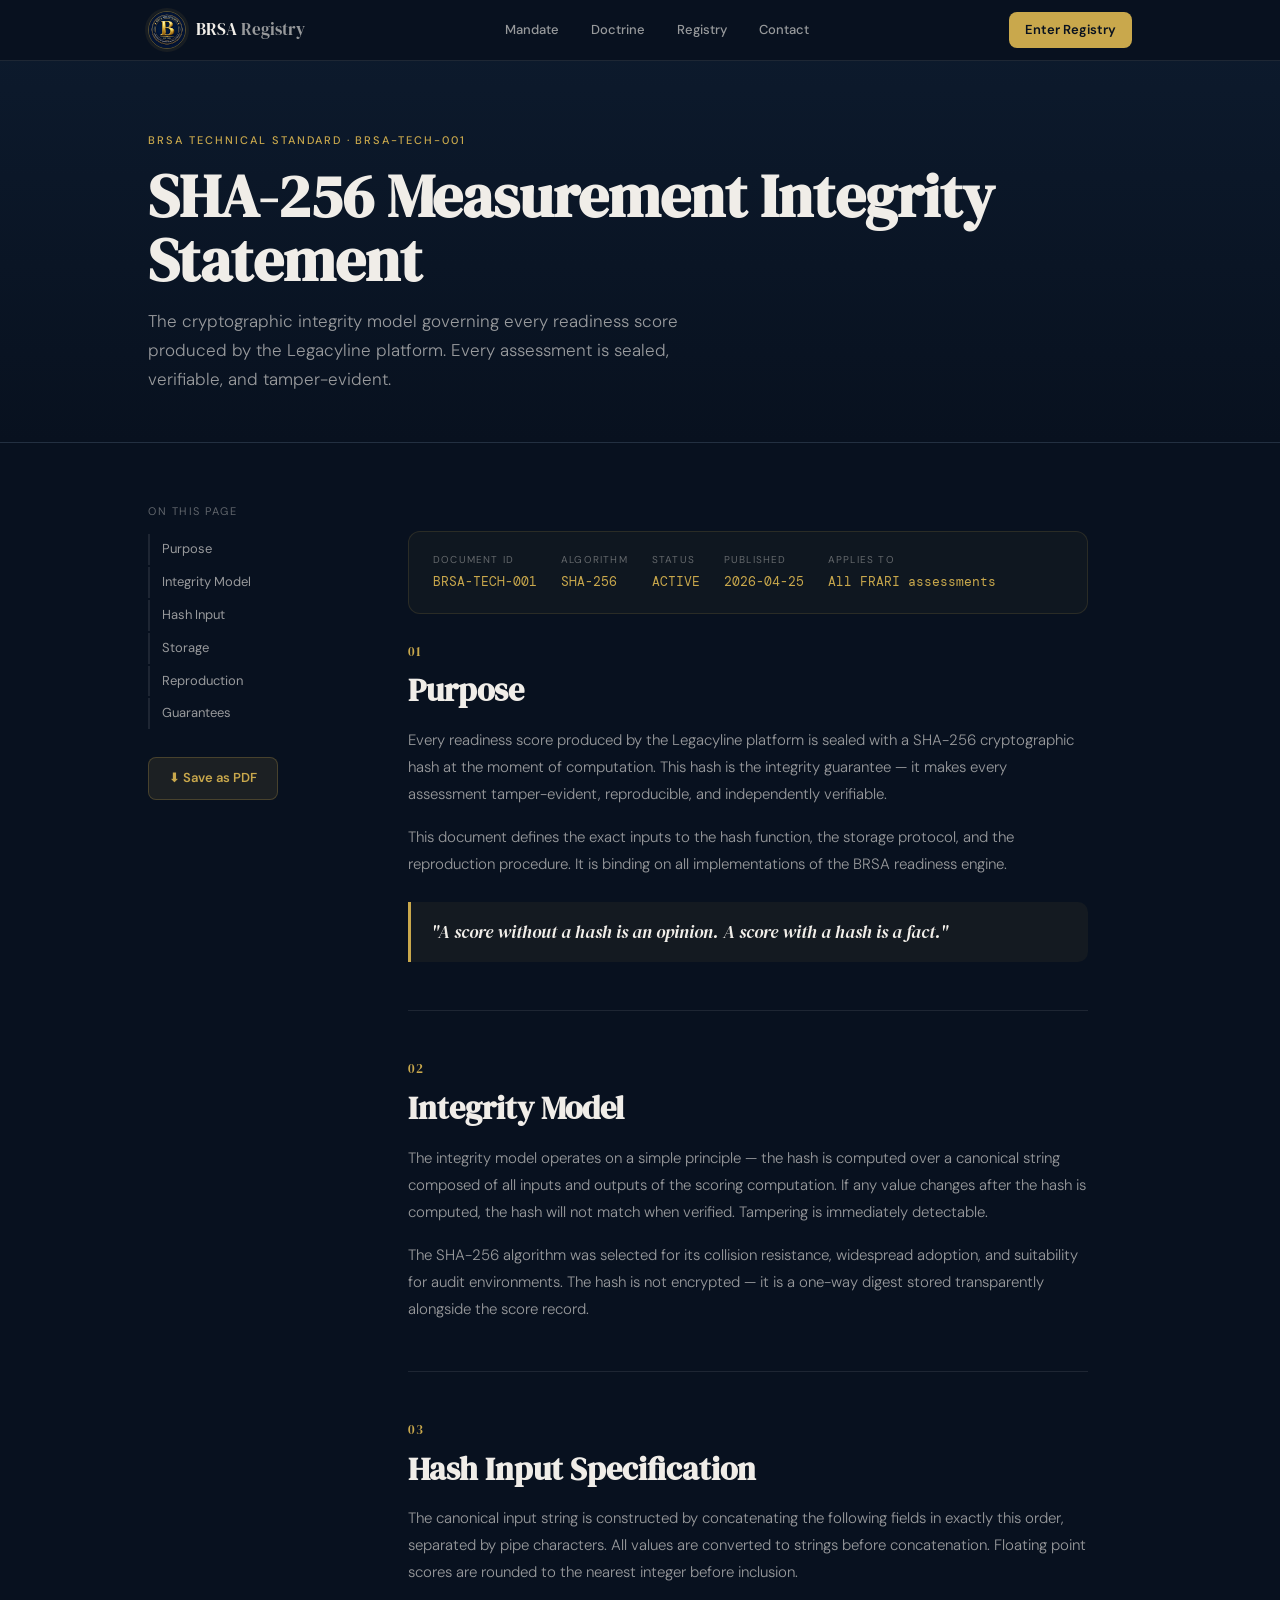
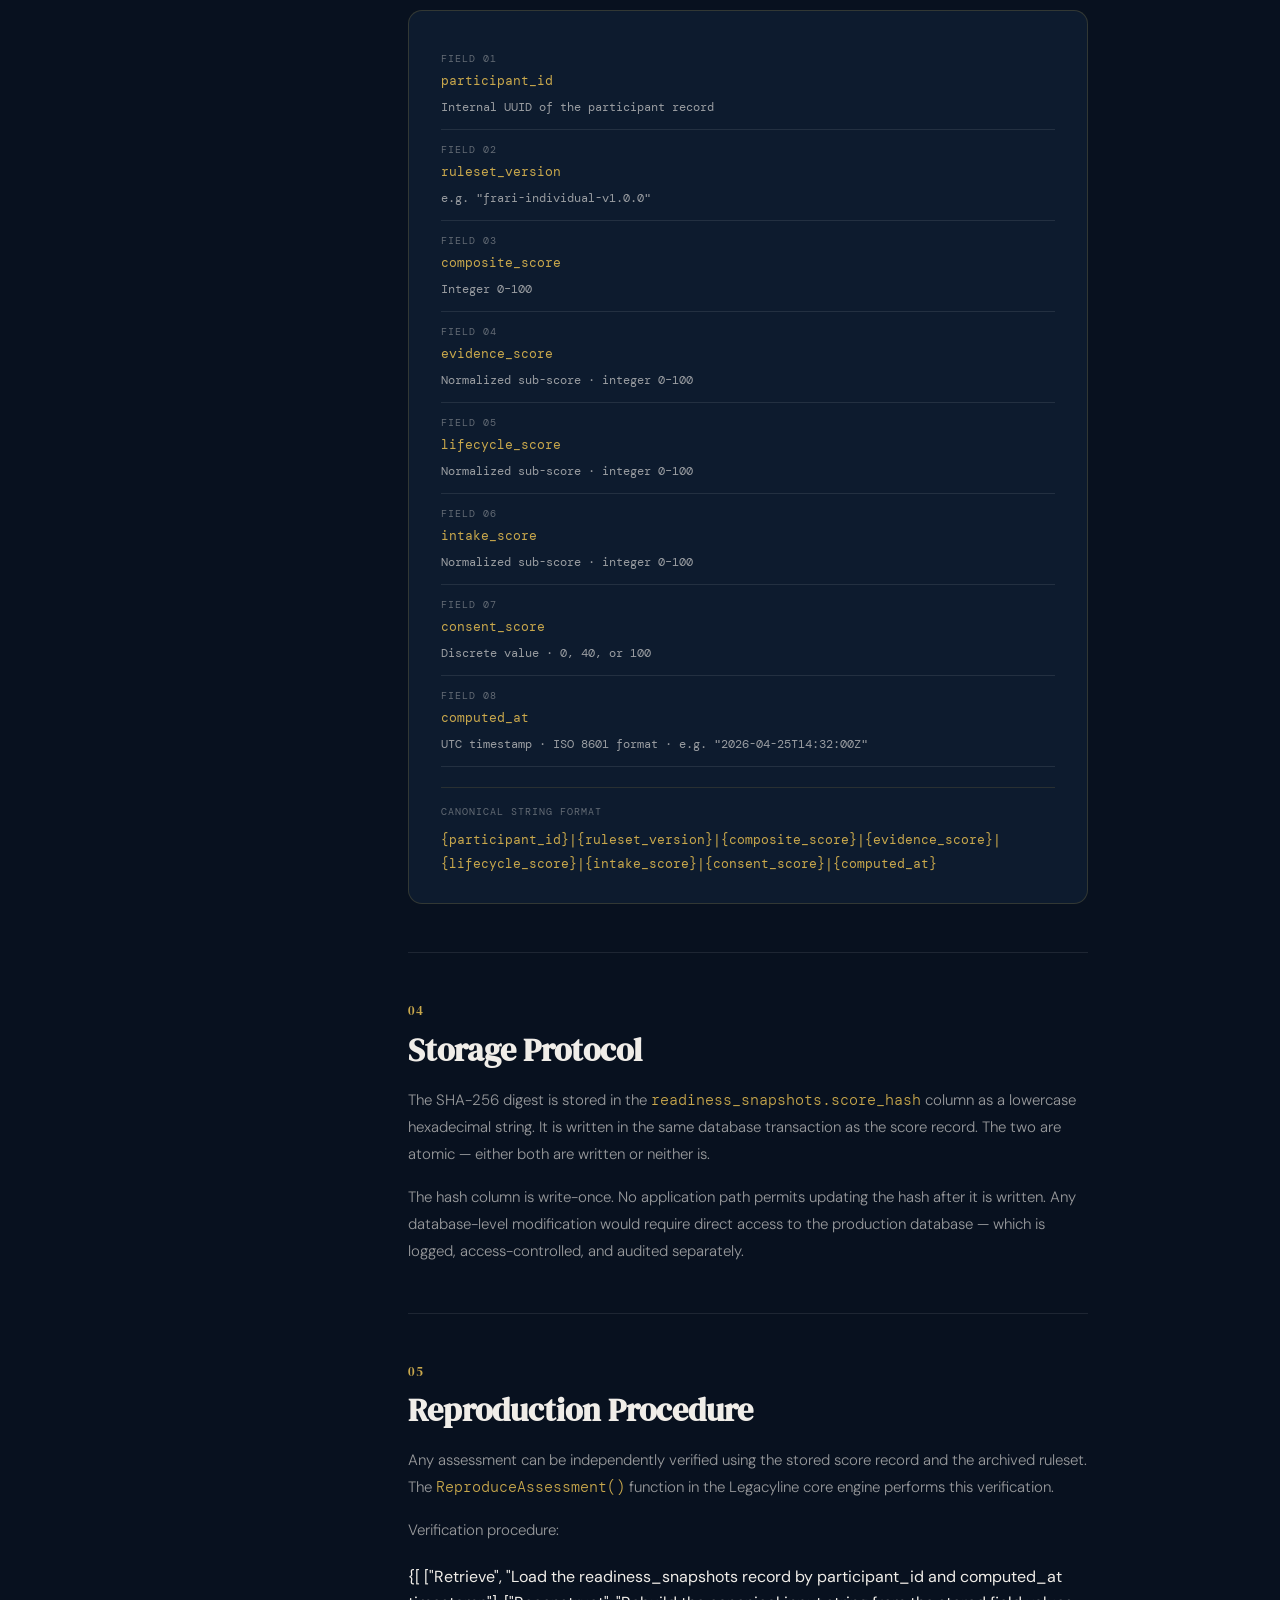
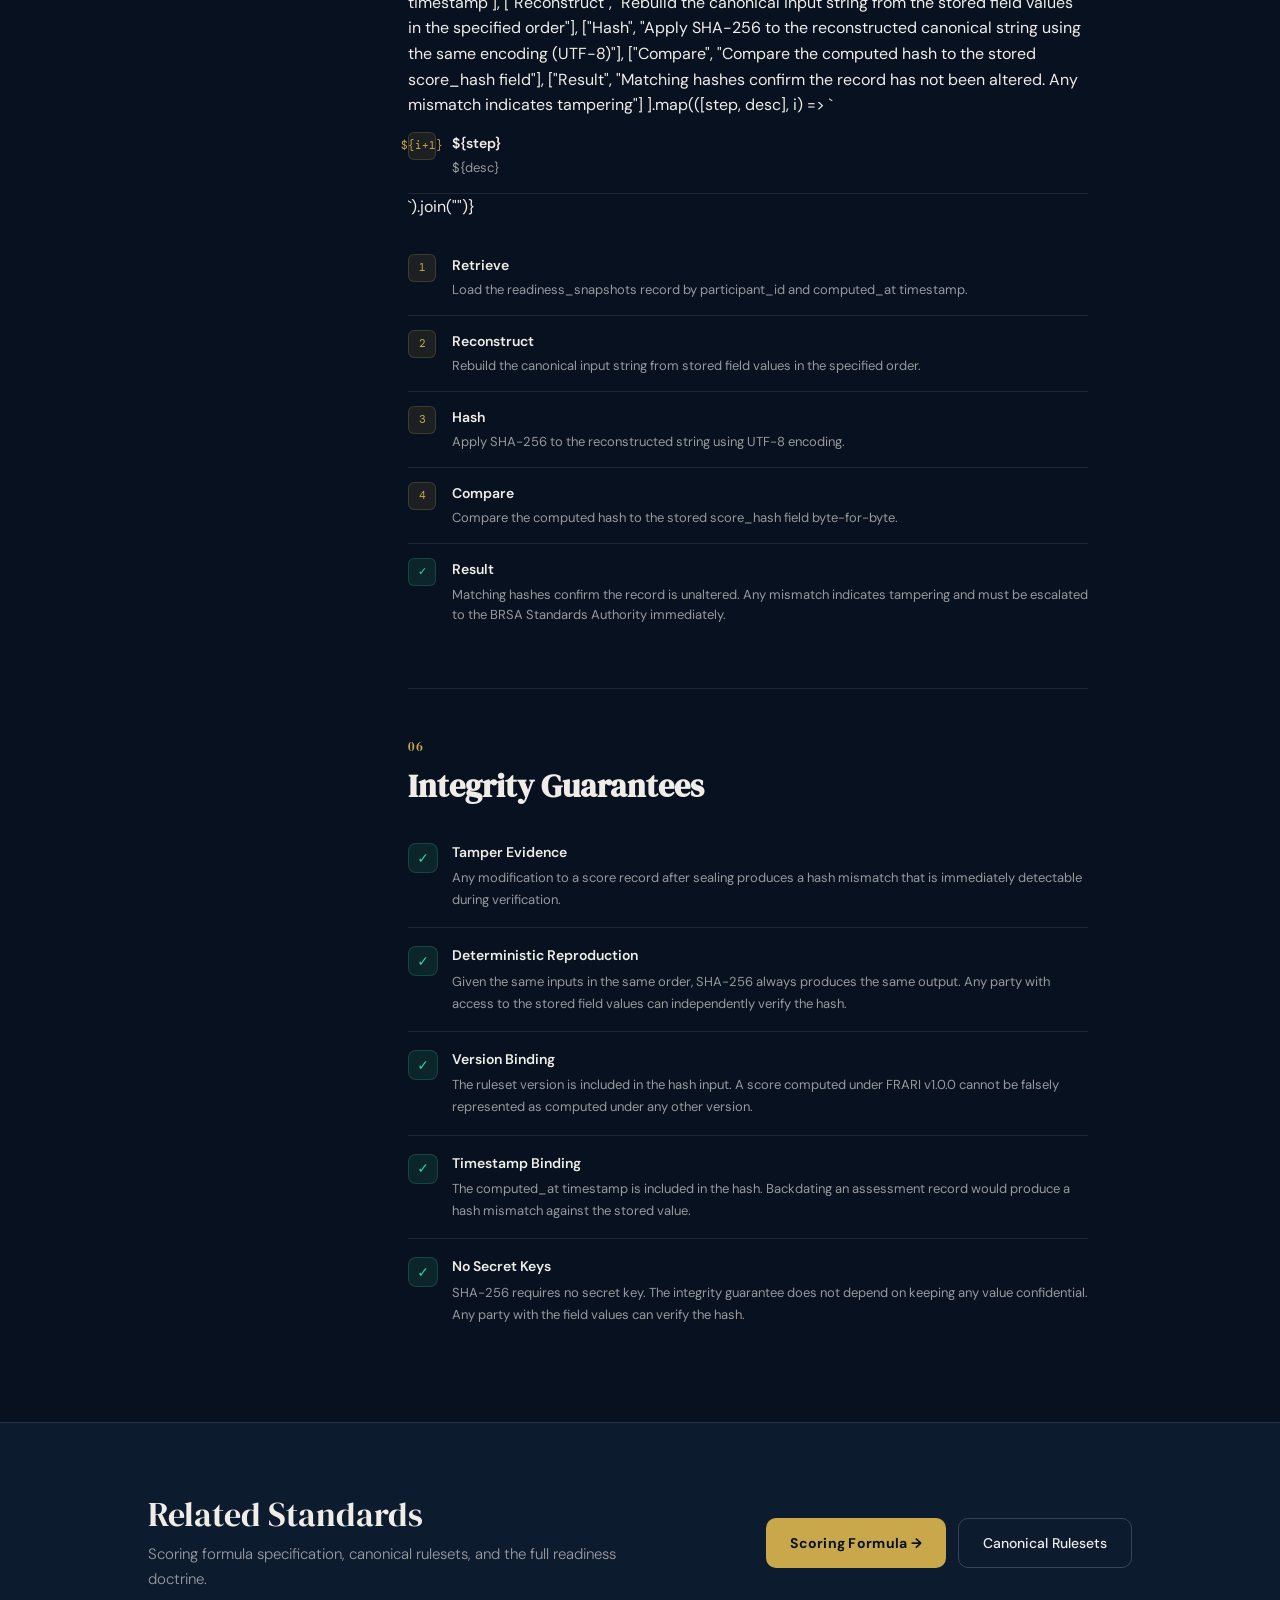
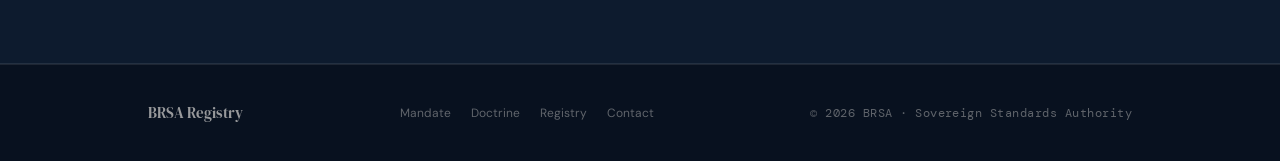
<file: integrity-statement.html>
<!doctype html>
<html lang="en">
<head>
  <meta charset="UTF-8" />
  <meta name="viewport" content="width=device-width,initial-scale=1" />
  <title>BRSA · SHA-256 Measurement Integrity Statement</title>
  <link rel="preconnect" href="https://fonts.googleapis.com" />
  <link rel="preconnect" href="https://fonts.gstatic.com" crossorigin />
  <link href="https://fonts.googleapis.com/css2?family=DM+Serif+Display:ital@0;1&family=DM+Sans:wght@300;400;500;600&family=DM+Mono:wght@400;500&display=swap" rel="stylesheet" />
  <link rel="stylesheet" href="assets/styles.css" />
  <style>
    .nav-seal { width: 38px; height: 38px; border-radius: 50%; overflow: hidden; flex-shrink: 0; border: 1.5px solid rgba(201,168,76,.4); box-shadow: 0 0 0 3px rgba(201,168,76,.08); }
    .nav-seal img { width: 100%; height: 100%; object-fit: cover; }
    .doc-meta { display: flex; flex-wrap: wrap; gap: 24px; margin: 28px 0; padding: 20px 24px; background: rgba(201,168,76,.04); border: 1px solid rgba(201,168,76,.14); border-radius: 12px; }
    .doc-meta-item { display: flex; flex-direction: column; gap: 4px; }
    .doc-meta-label { font-size: 10px; text-transform: uppercase; letter-spacing: .12em; color: var(--faint); }
    .doc-meta-value { font-family: var(--mono); font-size: 13px; color: var(--gold); }
    .hash-block { background: var(--navy2); border: 1px solid rgba(201,168,76,.2); border-radius: 14px; padding: 28px 32px; margin: 24px 0; font-family: var(--mono); }
    .hash-field { display: flex; flex-direction: column; gap: 4px; padding: 12px 0; border-bottom: 1px solid var(--line); }
    .hash-field:last-child { border-bottom: none; }
    .hash-field-label { font-size: 10px; text-transform: uppercase; letter-spacing: .1em; color: var(--faint); }
    .hash-field-value { font-size: 13px; color: var(--gold); line-height: 1.6; }
    .hash-field-note { font-size: 12px; color: var(--dim); margin-top: 2px; }
    .print-btn { display: inline-flex; align-items: center; gap: 8px; padding: 10px 20px; border-radius: 8px; background: rgba(201,168,76,.1); border: 1px solid rgba(201,168,76,.25); color: var(--gold); font-size: 13px; font-weight: 600; cursor: pointer; text-decoration: none; }
    .guarantee-row { display: flex; gap: 14px; align-items: flex-start; padding: 16px 0; border-bottom: 1px solid var(--line); }
    .guarantee-row:last-child { border-bottom: none; }
    .guarantee-icon { width: 30px; height: 30px; border-radius: 8px; background: rgba(52,211,153,.1); border: 1px solid rgba(52,211,153,.2); display: flex; align-items: center; justify-content: center; font-size: 14px; color: #34D399; flex-shrink: 0; margin-top: 2px; }
    .guarantee-title { font-weight: 600; font-size: 14px; color: var(--text); margin-bottom: 4px; }
    .guarantee-body { font-size: 13px; color: var(--dim); line-height: 1.7; }
    @media print { .nav, .print-btn, .cta-band, .footer { display: none !important; } }
  </style>
</head>
<body>

  <header class="nav">
    <div class="nav-inner">
      <a href="index.html" class="nav-brand">
        <div class="nav-seal"><img src="assets/logo-seal.png" alt="BRSA Seal" /></div>
        <div class="nav-wordmark">BRSA <span>Registry</span></div>
      </a>
      <nav class="nav-links">
        <a href="mandate.html" class="nav-link">Mandate</a>
        <a href="doctrine.html" class="nav-link">Doctrine</a>
        <a href="registry.html" class="nav-link">Registry</a>
        <a href="contact.html" class="nav-link">Contact</a>
      </nav>
      <a href="onboard.html" class="nav-cta">Enter Registry</a>
      <button class="nav-mobile-btn" aria-label="Menu">
        <svg width="22" height="22" viewBox="0 0 22 22" fill="none">
          <path d="M3 6h16M3 11h16M3 16h16" stroke="currentColor" stroke-width="1.8" stroke-linecap="round"/>
        </svg>
      </button>
    </div>
  </header>

  <div class="page-hero">
    <div class="page-hero-inner">
      <div class="page-eyebrow">BRSA Technical Standard · BRSA-TECH-001</div>
      <h1 class="page-title">SHA-256 Measurement Integrity Statement</h1>
      <p class="page-sub">The cryptographic integrity model governing every readiness score produced by the Legacyline platform. Every assessment is sealed, verifiable, and tamper-evident.</p>
    </div>
  </div>

  <div class="prose-wrap">
    <div class="prose-grid">
      <aside class="prose-toc">
        <div class="toc-label">On This Page</div>
        <nav>
          <a href="#purpose" class="toc-link">Purpose</a>
          <a href="#model" class="toc-link">Integrity Model</a>
          <a href="#input" class="toc-link">Hash Input</a>
          <a href="#storage" class="toc-link">Storage</a>
          <a href="#reproduction" class="toc-link">Reproduction</a>
          <a href="#guarantees" class="toc-link">Guarantees</a>
        </nav>
        <div style="margin-top: 28px;">
          <a href="#" onclick="window.print(); return false;" class="print-btn">⬇ Save as PDF</a>
        </div>
      </aside>

      <article class="prose">

        <div class="doc-meta">
          <div class="doc-meta-item">
            <div class="doc-meta-label">Document ID</div>
            <div class="doc-meta-value">BRSA-TECH-001</div>
          </div>
          <div class="doc-meta-item">
            <div class="doc-meta-label">Algorithm</div>
            <div class="doc-meta-value">SHA-256</div>
          </div>
          <div class="doc-meta-item">
            <div class="doc-meta-label">Status</div>
            <div class="doc-meta-value">ACTIVE</div>
          </div>
          <div class="doc-meta-item">
            <div class="doc-meta-label">Published</div>
            <div class="doc-meta-value">2026-04-25</div>
          </div>
          <div class="doc-meta-item">
            <div class="doc-meta-label">Applies To</div>
            <div class="doc-meta-value">All FRARI assessments</div>
          </div>
        </div>

        <section id="purpose" class="prose-section">
          <div class="prose-section-num">01</div>
          <h2 class="prose-h2">Purpose</h2>
          <p>Every readiness score produced by the Legacyline platform is sealed with a SHA-256 cryptographic hash at the moment of computation. This hash is the integrity guarantee — it makes every assessment tamper-evident, reproducible, and independently verifiable.</p>
          <p>This document defines the exact inputs to the hash function, the storage protocol, and the reproduction procedure. It is binding on all implementations of the BRSA readiness engine.</p>
          <blockquote class="prose-quote">"A score without a hash is an opinion. A score with a hash is a fact."</blockquote>
        </section>

        <div class="prose-divider"></div>

        <section id="model" class="prose-section">
          <div class="prose-section-num">02</div>
          <h2 class="prose-h2">Integrity Model</h2>
          <p>The integrity model operates on a simple principle — the hash is computed over a canonical string composed of all inputs and outputs of the scoring computation. If any value changes after the hash is computed, the hash will not match when verified. Tampering is immediately detectable.</p>
          <p>The SHA-256 algorithm was selected for its collision resistance, widespread adoption, and suitability for audit environments. The hash is not encrypted — it is a one-way digest stored transparently alongside the score record.</p>
        </section>

        <div class="prose-divider"></div>

        <section id="input" class="prose-section">
          <div class="prose-section-num">03</div>
          <h2 class="prose-h2">Hash Input Specification</h2>
          <p>The canonical input string is constructed by concatenating the following fields in exactly this order, separated by pipe characters. All values are converted to strings before concatenation. Floating point scores are rounded to the nearest integer before inclusion.</p>

          <div class="hash-block">
            <div class="hash-field">
              <div class="hash-field-label">Field 01</div>
              <div class="hash-field-value">participant_id</div>
              <div class="hash-field-note">Internal UUID of the participant record</div>
            </div>
            <div class="hash-field">
              <div class="hash-field-label">Field 02</div>
              <div class="hash-field-value">ruleset_version</div>
              <div class="hash-field-note">e.g. "frari-individual-v1.0.0"</div>
            </div>
            <div class="hash-field">
              <div class="hash-field-label">Field 03</div>
              <div class="hash-field-value">composite_score</div>
              <div class="hash-field-note">Integer 0–100</div>
            </div>
            <div class="hash-field">
              <div class="hash-field-label">Field 04</div>
              <div class="hash-field-value">evidence_score</div>
              <div class="hash-field-note">Normalized sub-score · integer 0–100</div>
            </div>
            <div class="hash-field">
              <div class="hash-field-label">Field 05</div>
              <div class="hash-field-value">lifecycle_score</div>
              <div class="hash-field-note">Normalized sub-score · integer 0–100</div>
            </div>
            <div class="hash-field">
              <div class="hash-field-label">Field 06</div>
              <div class="hash-field-value">intake_score</div>
              <div class="hash-field-note">Normalized sub-score · integer 0–100</div>
            </div>
            <div class="hash-field">
              <div class="hash-field-label">Field 07</div>
              <div class="hash-field-value">consent_score</div>
              <div class="hash-field-note">Discrete value · 0, 40, or 100</div>
            </div>
            <div class="hash-field">
              <div class="hash-field-label">Field 08</div>
              <div class="hash-field-value">computed_at</div>
              <div class="hash-field-note">UTC timestamp · ISO 8601 format · e.g. "2026-04-25T14:32:00Z"</div>
            </div>
            <div style="margin-top: 20px; padding-top: 16px; border-top: 1px solid rgba(201,168,76,.15);">
              <div class="hash-field-label" style="margin-bottom: 8px;">Canonical String Format</div>
              <div style="font-size: 13px; color: var(--gold); line-height: 1.8;">
                {participant_id}|{ruleset_version}|{composite_score}|{evidence_score}|{lifecycle_score}|{intake_score}|{consent_score}|{computed_at}
              </div>
            </div>
          </div>
        </section>

        <div class="prose-divider"></div>

        <section id="storage" class="prose-section">
          <div class="prose-section-num">04</div>
          <h2 class="prose-h2">Storage Protocol</h2>
          <p>The SHA-256 digest is stored in the <span style="font-family:var(--mono);color:var(--gold);">readiness_snapshots.score_hash</span> column as a lowercase hexadecimal string. It is written in the same database transaction as the score record. The two are atomic — either both are written or neither is.</p>
          <p>The hash column is write-once. No application path permits updating the hash after it is written. Any database-level modification would require direct access to the production database — which is logged, access-controlled, and audited separately.</p>
        </section>

        <div class="prose-divider"></div>

        <section id="reproduction" class="prose-section">
          <div class="prose-section-num">05</div>
          <h2 class="prose-h2">Reproduction Procedure</h2>
          <p>Any assessment can be independently verified using the stored score record and the archived ruleset. The <span style="font-family:var(--mono);color:var(--gold);">ReproduceAssessment()</span> function in the Legacyline core engine performs this verification.</p>
          <p>Verification procedure:</p>
          <div style="display:flex;flex-direction:column;gap:0;margin:20px 0;">
            {[
              ["Retrieve", "Load the readiness_snapshots record by participant_id and computed_at timestamp"],
              ["Reconstruct", "Rebuild the canonical input string from the stored field values in the specified order"],
              ["Hash", "Apply SHA-256 to the reconstructed canonical string using the same encoding (UTF-8)"],
              ["Compare", "Compare the computed hash to the stored score_hash field"],
              ["Result", "Matching hashes confirm the record has not been altered. Any mismatch indicates tampering"]
            ].map(([step, desc], i) => `
            <div style="display:flex;gap:16px;align-items:flex-start;padding:14px 0;border-bottom:1px solid var(--line);">
              <div style="width:28px;height:28px;border-radius:6px;background:rgba(201,168,76,.1);border:1px solid rgba(201,168,76,.2);display:flex;align-items:center;justify-content:center;font-family:var(--mono);font-size:11px;color:var(--gold);flex-shrink:0;">${i+1}</div>
              <div>
                <div style="font-weight:600;font-size:14px;color:var(--text);margin-bottom:4px;">${step}</div>
                <div style="font-size:13px;color:var(--dim);line-height:1.6;">${desc}</div>
              </div>
            </div>`).join("")}
          </div>
          <div style="display:flex;flex-direction:column;gap:0;margin:20px 0;">
            <div style="display:flex;gap:16px;align-items:flex-start;padding:14px 0;border-bottom:1px solid var(--line);">
              <div style="width:28px;height:28px;border-radius:6px;background:rgba(201,168,76,.1);border:1px solid rgba(201,168,76,.2);display:flex;align-items:center;justify-content:center;font-family:var(--mono);font-size:11px;color:var(--gold);flex-shrink:0;">1</div>
              <div><div style="font-weight:600;font-size:14px;color:var(--text);margin-bottom:4px;">Retrieve</div><div style="font-size:13px;color:var(--dim);line-height:1.6;">Load the readiness_snapshots record by participant_id and computed_at timestamp.</div></div>
            </div>
            <div style="display:flex;gap:16px;align-items:flex-start;padding:14px 0;border-bottom:1px solid var(--line);">
              <div style="width:28px;height:28px;border-radius:6px;background:rgba(201,168,76,.1);border:1px solid rgba(201,168,76,.2);display:flex;align-items:center;justify-content:center;font-family:var(--mono);font-size:11px;color:var(--gold);flex-shrink:0;">2</div>
              <div><div style="font-weight:600;font-size:14px;color:var(--text);margin-bottom:4px;">Reconstruct</div><div style="font-size:13px;color:var(--dim);line-height:1.6;">Rebuild the canonical input string from stored field values in the specified order.</div></div>
            </div>
            <div style="display:flex;gap:16px;align-items:flex-start;padding:14px 0;border-bottom:1px solid var(--line);">
              <div style="width:28px;height:28px;border-radius:6px;background:rgba(201,168,76,.1);border:1px solid rgba(201,168,76,.2);display:flex;align-items:center;justify-content:center;font-family:var(--mono);font-size:11px;color:var(--gold);flex-shrink:0;">3</div>
              <div><div style="font-weight:600;font-size:14px;color:var(--text);margin-bottom:4px;">Hash</div><div style="font-size:13px;color:var(--dim);line-height:1.6;">Apply SHA-256 to the reconstructed string using UTF-8 encoding.</div></div>
            </div>
            <div style="display:flex;gap:16px;align-items:flex-start;padding:14px 0;border-bottom:1px solid var(--line);">
              <div style="width:28px;height:28px;border-radius:6px;background:rgba(201,168,76,.1);border:1px solid rgba(201,168,76,.2);display:flex;align-items:center;justify-content:center;font-family:var(--mono);font-size:11px;color:var(--gold);flex-shrink:0;">4</div>
              <div><div style="font-weight:600;font-size:14px;color:var(--text);margin-bottom:4px;">Compare</div><div style="font-size:13px;color:var(--dim);line-height:1.6;">Compare the computed hash to the stored score_hash field byte-for-byte.</div></div>
            </div>
            <div style="display:flex;gap:16px;align-items:flex-start;padding:14px 0;">
              <div style="width:28px;height:28px;border-radius:6px;background:rgba(52,211,153,.1);border:1px solid rgba(52,211,153,.2);display:flex;align-items:center;justify-content:center;font-family:var(--mono);font-size:11px;color:#34D399;flex-shrink:0;">✓</div>
              <div><div style="font-weight:600;font-size:14px;color:var(--text);margin-bottom:4px;">Result</div><div style="font-size:13px;color:var(--dim);line-height:1.6;">Matching hashes confirm the record is unaltered. Any mismatch indicates tampering and must be escalated to the BRSA Standards Authority immediately.</div></div>
            </div>
          </div>
        </section>

        <div class="prose-divider"></div>

        <section id="guarantees" class="prose-section">
          <div class="prose-section-num">06</div>
          <h2 class="prose-h2">Integrity Guarantees</h2>
          <div style="margin-top: 20px;">
            <div class="guarantee-row">
              <div class="guarantee-icon">✓</div>
              <div>
                <div class="guarantee-title">Tamper Evidence</div>
                <div class="guarantee-body">Any modification to a score record after sealing produces a hash mismatch that is immediately detectable during verification.</div>
              </div>
            </div>
            <div class="guarantee-row">
              <div class="guarantee-icon">✓</div>
              <div>
                <div class="guarantee-title">Deterministic Reproduction</div>
                <div class="guarantee-body">Given the same inputs in the same order, SHA-256 always produces the same output. Any party with access to the stored field values can independently verify the hash.</div>
              </div>
            </div>
            <div class="guarantee-row">
              <div class="guarantee-icon">✓</div>
              <div>
                <div class="guarantee-title">Version Binding</div>
                <div class="guarantee-body">The ruleset version is included in the hash input. A score computed under FRARI v1.0.0 cannot be falsely represented as computed under any other version.</div>
              </div>
            </div>
            <div class="guarantee-row">
              <div class="guarantee-icon">✓</div>
              <div>
                <div class="guarantee-title">Timestamp Binding</div>
                <div class="guarantee-body">The computed_at timestamp is included in the hash. Backdating an assessment record would produce a hash mismatch against the stored value.</div>
              </div>
            </div>
            <div class="guarantee-row">
              <div class="guarantee-icon">✓</div>
              <div>
                <div class="guarantee-title">No Secret Keys</div>
                <div class="guarantee-body">SHA-256 requires no secret key. The integrity guarantee does not depend on keeping any value confidential. Any party with the field values can verify the hash.</div>
              </div>
            </div>
          </div>
        </section>

      </article>
    </div>
  </div>

  <section class="cta-band">
    <div class="cta-band-inner">
      <div class="cta-band-text">
        <div class="cta-band-title">Related Standards</div>
        <p class="cta-band-sub">Scoring formula specification, canonical rulesets, and the full readiness doctrine.</p>
      </div>
      <div class="cta-band-actions">
        <a href="scoring-formula.html" class="btn-gold">Scoring Formula →</a>
        <a href="canonical-rulesets.html" class="btn-outline">Canonical Rulesets</a>
      </div>
    </div>
  </section>

  <footer class="footer">
    <div class="footer-inner">
      <div class="footer-brand">BRSA Registry</div>
      <div class="footer-links">
        <a href="mandate.html" class="footer-link">Mandate</a>
        <a href="doctrine.html" class="footer-link">Doctrine</a>
        <a href="registry.html" class="footer-link">Registry</a>
        <a href="contact.html" class="footer-link">Contact</a>
      </div>
      <div class="footer-legal">© 2026 BRSA · Sovereign Standards Authority</div>
    </div>
  </footer>

</body>
</html>
</file>
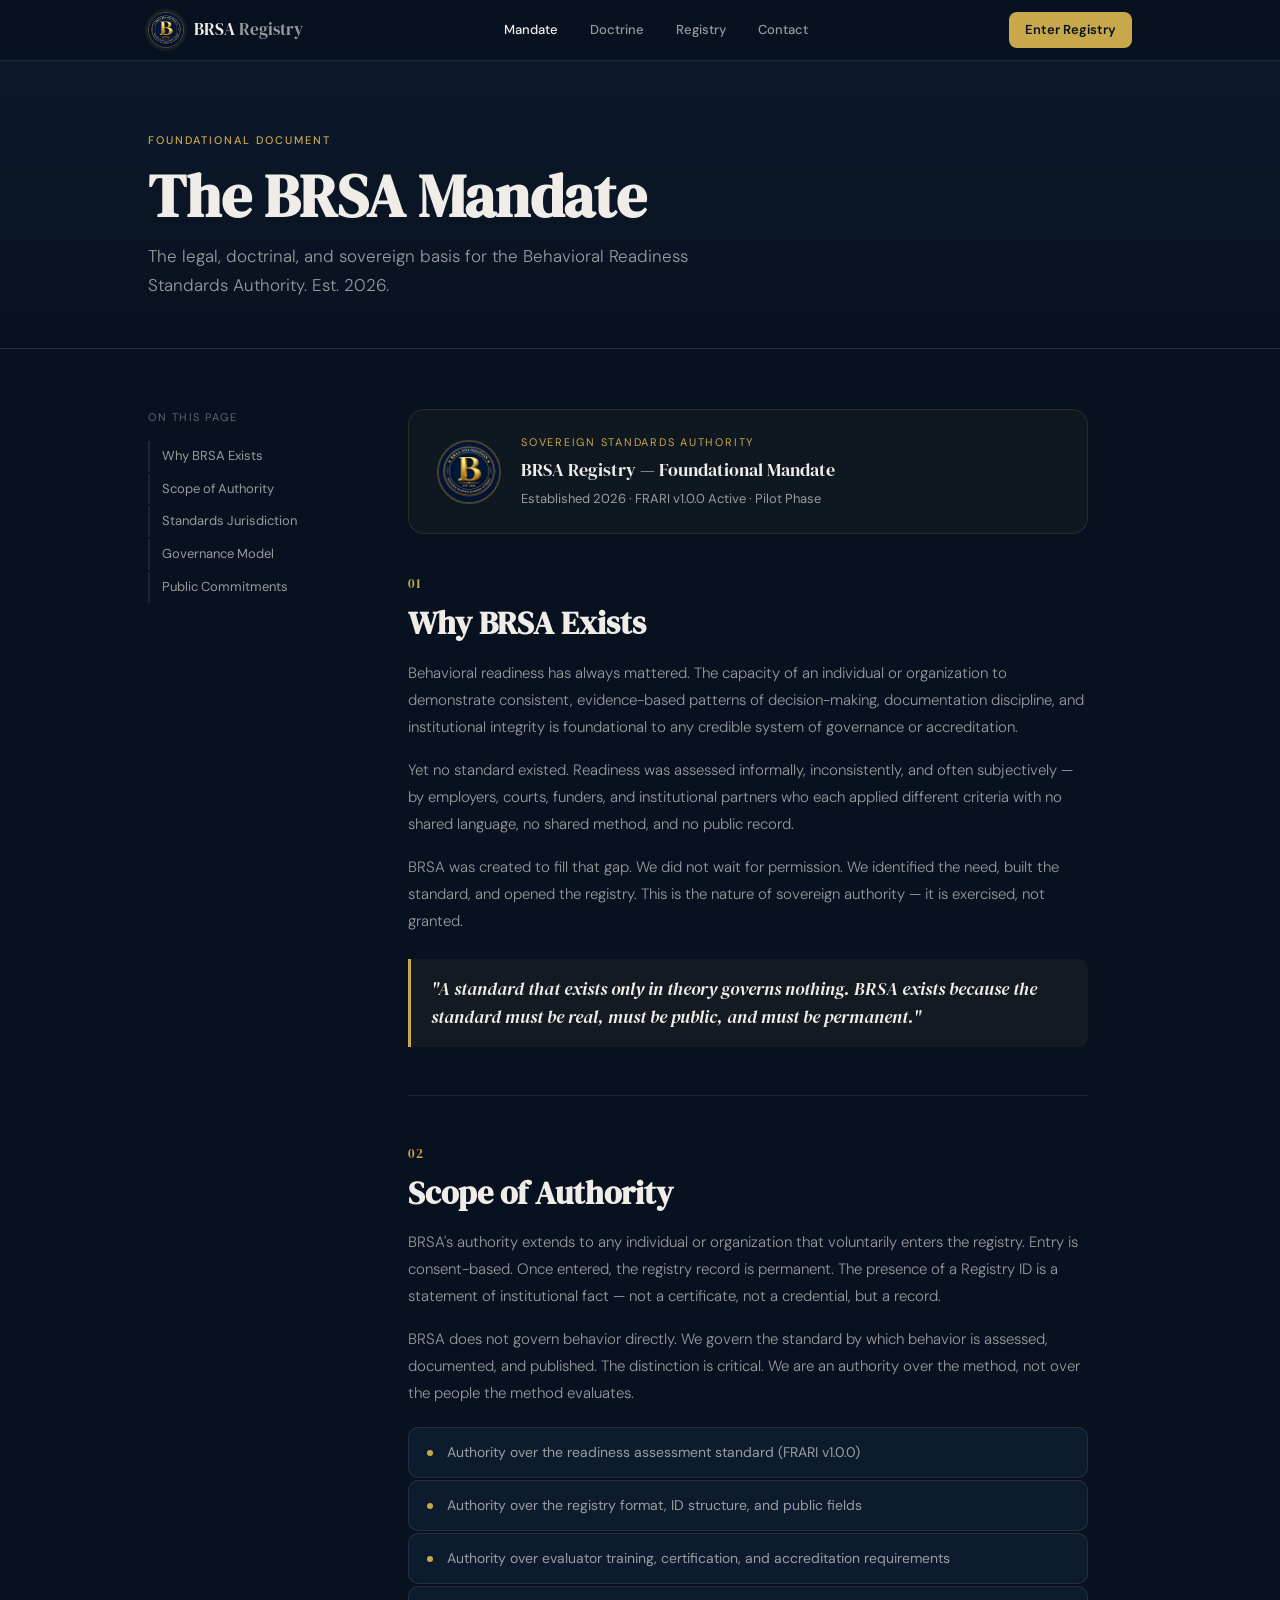
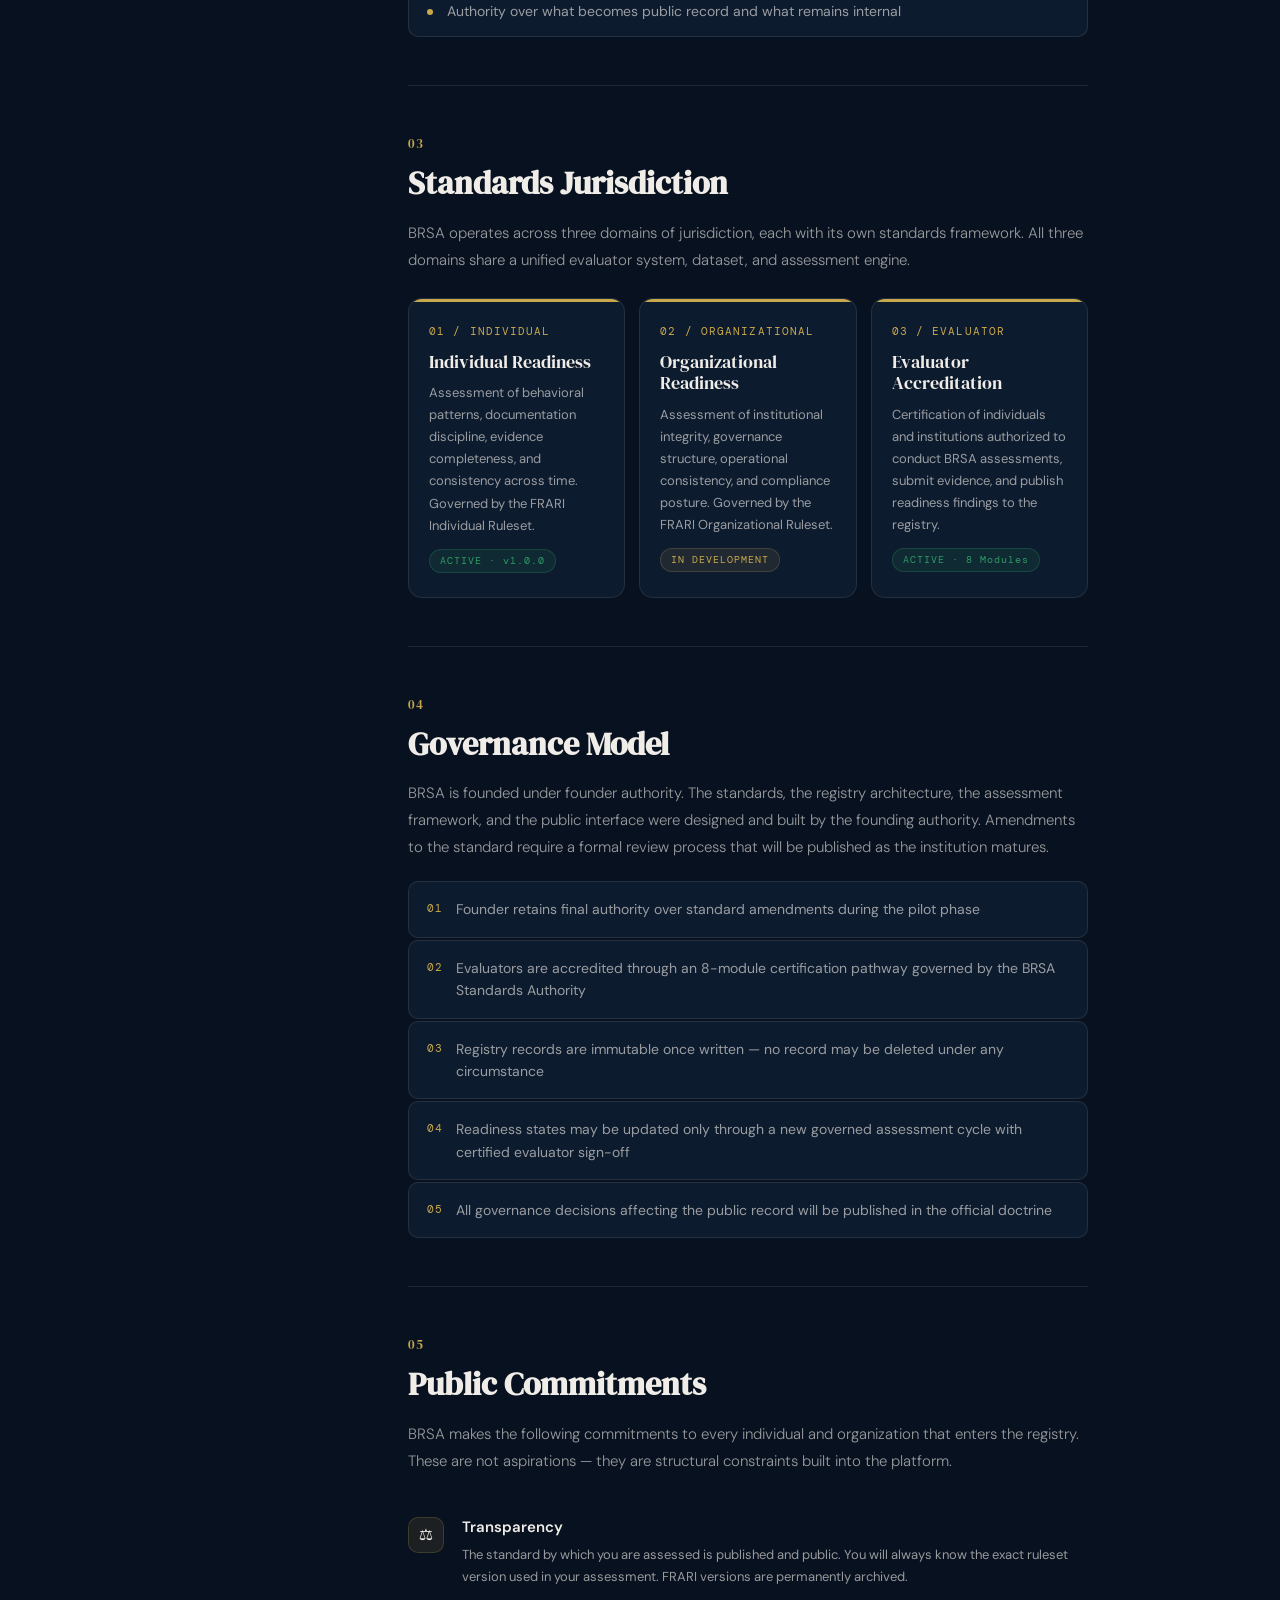
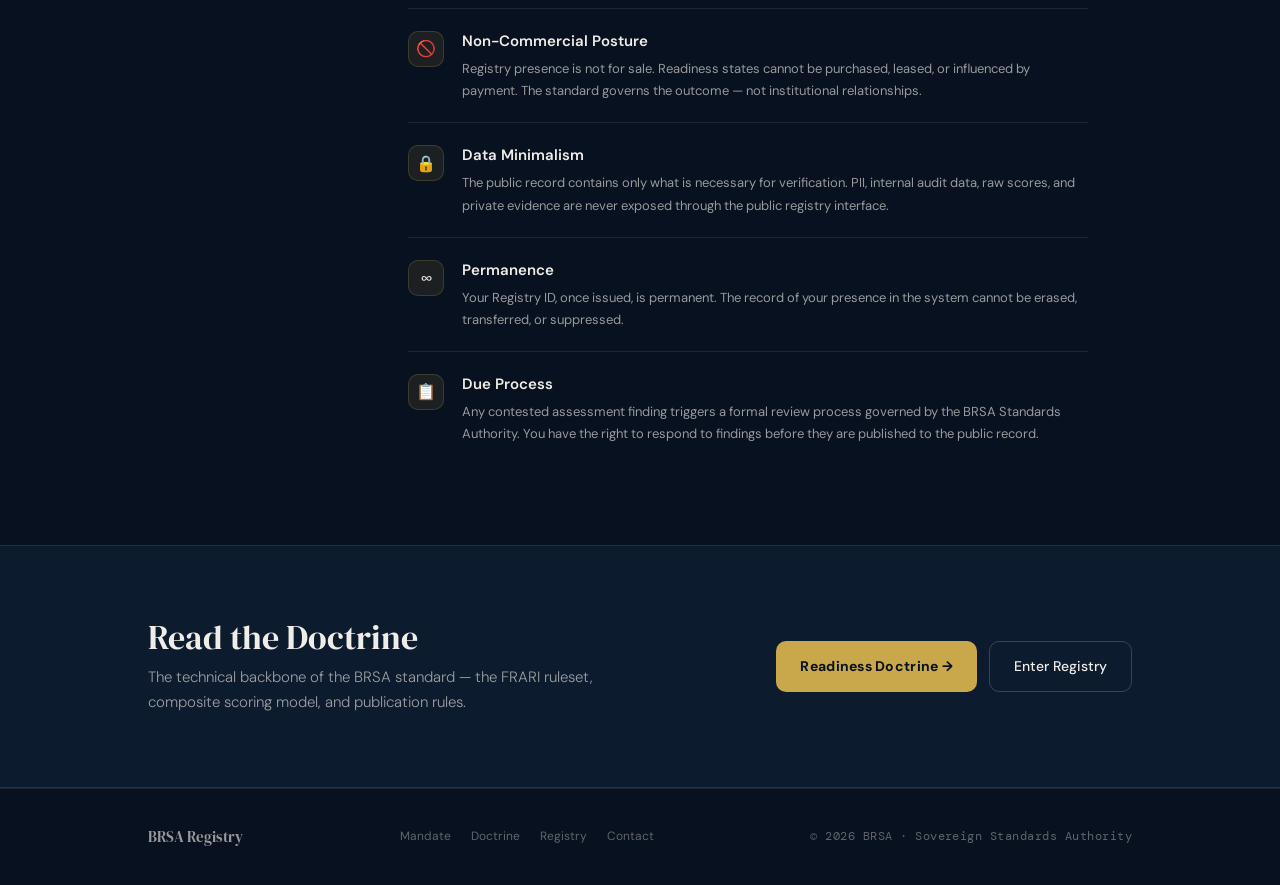
<file: mandate.html>
<!doctype html>
<html lang="en">
<head>
  <meta charset="UTF-8" />
  <meta name="viewport" content="width=device-width,initial-scale=1" />
  <title>BRSA Registry — Mandate</title>
  <link rel="preconnect" href="https://fonts.googleapis.com" />
  <link rel="preconnect" href="https://fonts.gstatic.com" crossorigin />
  <link href="https://fonts.googleapis.com/css2?family=DM+Serif+Display:ital@0;1&family=DM+Sans:wght@300;400;500;600&family=DM+Mono:wght@400;500&display=swap" rel="stylesheet" />
  <link rel="stylesheet" href="assets/styles.css" />
  <style>
    .nav-seal {
      width: 36px; height: 36px; border-radius: 50%; overflow: hidden;
      flex-shrink: 0; border: 1.5px solid rgba(201,168,76,.4);
      box-shadow: 0 0 0 3px rgba(201,168,76,.08);
    }
    .nav-seal img { width: 100%; height: 100%; object-fit: cover; }

    .commitment-row {
      display: flex; gap: 18px; align-items: flex-start;
      padding: 20px 0; border-bottom: 1px solid var(--line);
    }
    .commitment-row:last-child { border-bottom: none; }
    .commitment-icon {
      width: 36px; height: 36px; border-radius: 10px; flex-shrink: 0;
      background: rgba(201,168,76,.1); border: 1px solid rgba(201,168,76,.2);
      display: flex; align-items: center; justify-content: center;
      font-size: 16px; margin-top: 2px;
    }
    .commitment-title {
      font-weight: 600; font-size: 15px; color: var(--text); margin-bottom: 5px;
    }
    .commitment-body {
      font-size: 13px; color: var(--dim); line-height: 1.7;
    }

    .jurisdiction-grid {
      display: grid; grid-template-columns: repeat(auto-fit, minmax(200px,1fr));
      gap: 14px; margin: 24px 0;
    }
    .jurisdiction-card {
      background: var(--navy2); border: 1px solid var(--line);
      border-radius: 14px; padding: 24px 20px; position: relative; overflow: hidden;
    }
    .jurisdiction-card::before {
      content: ''; position: absolute; top: 0; left: 0;
      width: 100%; height: 3px; background: var(--gold);
    }
    .jurisdiction-card-num {
      font-family: var(--mono); font-size: 11px; color: var(--gold);
      letter-spacing: .1em; margin-bottom: 10px;
    }
    .jurisdiction-card-title {
      font-family: var(--serif); font-size: 18px; margin-bottom: 10px; line-height: 1.2;
    }
    .jurisdiction-card-body {
      font-size: 13px; color: var(--dim); line-height: 1.7;
    }
    .jurisdiction-card-status {
      margin-top: 12px; display: inline-block;
      font-family: var(--mono); font-size: 10px; letter-spacing: .1em;
      padding: 3px 10px; border-radius: 20px;
    }
    .jurisdiction-card-status.active {
      background: rgba(45,155,99,.12); color: #2D9B63;
      border: 1px solid rgba(45,155,99,.25);
    }
    .jurisdiction-card-status.development {
      background: rgba(201,168,76,.1); color: var(--gold);
      border: 1px solid rgba(201,168,76,.2);
    }

    .authority-list {
      display: flex; flex-direction: column; gap: 2px; margin: 20px 0;
    }
    .authority-item {
      display: flex; align-items: center; gap: 14px;
      padding: 14px 18px; background: var(--navy2);
      border: 1px solid var(--line); border-radius: 10px;
    }
    .authority-item-dot {
      width: 6px; height: 6px; border-radius: 50%;
      background: var(--gold); flex-shrink: 0;
    }
    .authority-item-text { font-size: 14px; color: var(--dim); line-height: 1.5; }

    .governance-rules {
      display: flex; flex-direction: column; gap: 2px; margin: 20px 0;
    }
    .governance-rule {
      display: flex; align-items: flex-start; gap: 14px;
      padding: 16px 18px; background: var(--navy2);
      border: 1px solid var(--line); border-radius: 10px;
    }
    .governance-rule-num {
      font-family: var(--mono); font-size: 11px; color: var(--gold);
      flex-shrink: 0; margin-top: 2px; letter-spacing: .06em;
    }
    .governance-rule-text { font-size: 14px; color: var(--dim); line-height: 1.6; }

    .seal-mandate {
      display: flex; align-items: center; gap: 20px;
      padding: 24px 28px; margin-bottom: 40px;
      background: rgba(201,168,76,.04);
      border: 1px solid rgba(201,168,76,.14); border-radius: 16px;
    }
    .seal-mandate img {
      width: 64px; height: 64px; border-radius: 50%;
      border: 2px solid rgba(201,168,76,.3); flex-shrink: 0;
    }
    .seal-mandate-label {
      font-size: 11px; letter-spacing: .16em; text-transform: uppercase;
      color: var(--gold); margin-bottom: 4px;
    }
    .seal-mandate-title {
      font-family: var(--serif); font-size: 18px; color: var(--text); margin-bottom: 4px;
    }
    .seal-mandate-sub { font-size: 13px; color: var(--dim); }
  </style>
</head>
<body>

  <header class="nav">
    <div class="nav-inner">
      <a href="index.html" class="nav-brand">
        <div class="nav-seal">
          <img src="assets/logo-seal.png" alt="BRSA Seal" />
        </div>
        <div class="nav-wordmark">BRSA <span>Registry</span></div>
      </a>
      <nav class="nav-links">
        <a href="mandate.html" class="nav-link active">Mandate</a>
        <a href="doctrine.html" class="nav-link">Doctrine</a>
        <a href="registry.html" class="nav-link">Registry</a>
        <a href="contact.html" class="nav-link">Contact</a>
      </nav>
      <a href="onboard.html" class="nav-cta">Enter Registry</a>
      <button class="nav-mobile-btn" aria-label="Menu">
        <svg width="22" height="22" viewBox="0 0 22 22" fill="none">
          <path d="M3 6h16M3 11h16M3 16h16" stroke="currentColor" stroke-width="1.8" stroke-linecap="round"/>
        </svg>
      </button>
    </div>
  </header>

  <div class="page-hero">
    <div class="page-hero-inner">
      <div class="page-eyebrow">Foundational Document</div>
      <h1 class="page-title">The BRSA Mandate</h1>
      <p class="page-sub">The legal, doctrinal, and sovereign basis for the Behavioral Readiness Standards Authority. Est. 2026.</p>
    </div>
  </div>

  <div class="prose-wrap">
    <div class="prose-grid">

      <aside class="prose-toc">
        <div class="toc-label">On This Page</div>
        <nav>
          <a href="#why" class="toc-link">Why BRSA Exists</a>
          <a href="#authority" class="toc-link">Scope of Authority</a>
          <a href="#jurisdiction" class="toc-link">Standards Jurisdiction</a>
          <a href="#governance" class="toc-link">Governance Model</a>
          <a href="#commitments" class="toc-link">Public Commitments</a>
        </nav>
      </aside>

      <article class="prose">

        <div class="seal-mandate">
          <img src="assets/logo-seal.png" alt="BRSA Seal" />
          <div>
            <div class="seal-mandate-label">Sovereign Standards Authority</div>
            <div class="seal-mandate-title">BRSA Registry — Foundational Mandate</div>
            <div class="seal-mandate-sub">Established 2026 · FRARI v1.0.0 Active · Pilot Phase</div>
          </div>
        </div>

        <section id="why" class="prose-section">
          <div class="prose-section-num">01</div>
          <h2 class="prose-h2">Why BRSA Exists</h2>
          <p>Behavioral readiness has always mattered. The capacity of an individual or organization to demonstrate consistent, evidence-based patterns of decision-making, documentation discipline, and institutional integrity is foundational to any credible system of governance or accreditation.</p>
          <p>Yet no standard existed. Readiness was assessed informally, inconsistently, and often subjectively — by employers, courts, funders, and institutional partners who each applied different criteria with no shared language, no shared method, and no public record.</p>
          <p>BRSA was created to fill that gap. We did not wait for permission. We identified the need, built the standard, and opened the registry. This is the nature of sovereign authority — it is exercised, not granted.</p>
          <blockquote class="prose-quote">
            "A standard that exists only in theory governs nothing. BRSA exists because the standard must be real, must be public, and must be permanent."
          </blockquote>
        </section>

        <div class="prose-divider"></div>

        <section id="authority" class="prose-section">
          <div class="prose-section-num">02</div>
          <h2 class="prose-h2">Scope of Authority</h2>
          <p>BRSA's authority extends to any individual or organization that voluntarily enters the registry. Entry is consent-based. Once entered, the registry record is permanent. The presence of a Registry ID is a statement of institutional fact — not a certificate, not a credential, but a record.</p>
          <p>BRSA does not govern behavior directly. We govern the standard by which behavior is assessed, documented, and published. The distinction is critical. We are an authority over the method, not over the people the method evaluates.</p>
          <div class="authority-list">
            <div class="authority-item">
              <div class="authority-item-dot"></div>
              <div class="authority-item-text">Authority over the readiness assessment standard (FRARI v1.0.0)</div>
            </div>
            <div class="authority-item">
              <div class="authority-item-dot"></div>
              <div class="authority-item-text">Authority over the registry format, ID structure, and public fields</div>
            </div>
            <div class="authority-item">
              <div class="authority-item-dot"></div>
              <div class="authority-item-text">Authority over evaluator training, certification, and accreditation requirements</div>
            </div>
            <div class="authority-item">
              <div class="authority-item-dot"></div>
              <div class="authority-item-text">Authority over what becomes public record and what remains internal</div>
            </div>
          </div>
        </section>

        <div class="prose-divider"></div>

        <section id="jurisdiction" class="prose-section">
          <div class="prose-section-num">03</div>
          <h2 class="prose-h2">Standards Jurisdiction</h2>
          <p>BRSA operates across three domains of jurisdiction, each with its own standards framework. All three domains share a unified evaluator system, dataset, and assessment engine.</p>
          <div class="jurisdiction-grid">
            <div class="jurisdiction-card">
              <div class="jurisdiction-card-num">01 / INDIVIDUAL</div>
              <div class="jurisdiction-card-title">Individual Readiness</div>
              <div class="jurisdiction-card-body">Assessment of behavioral patterns, documentation discipline, evidence completeness, and consistency across time. Governed by the FRARI Individual Ruleset.</div>
              <div class="jurisdiction-card-status active">ACTIVE · v1.0.0</div>
            </div>
            <div class="jurisdiction-card">
              <div class="jurisdiction-card-num">02 / ORGANIZATIONAL</div>
              <div class="jurisdiction-card-title">Organizational Readiness</div>
              <div class="jurisdiction-card-body">Assessment of institutional integrity, governance structure, operational consistency, and compliance posture. Governed by the FRARI Organizational Ruleset.</div>
              <div class="jurisdiction-card-status development">IN DEVELOPMENT</div>
            </div>
            <div class="jurisdiction-card">
              <div class="jurisdiction-card-num">03 / EVALUATOR</div>
              <div class="jurisdiction-card-title">Evaluator Accreditation</div>
              <div class="jurisdiction-card-body">Certification of individuals and institutions authorized to conduct BRSA assessments, submit evidence, and publish readiness findings to the registry.</div>
              <div class="jurisdiction-card-status active">ACTIVE · 8 Modules</div>
            </div>
          </div>
        </section>

        <div class="prose-divider"></div>

        <section id="governance" class="prose-section">
          <div class="prose-section-num">04</div>
          <h2 class="prose-h2">Governance Model</h2>
          <p>BRSA is founded under founder authority. The standards, the registry architecture, the assessment framework, and the public interface were designed and built by the founding authority. Amendments to the standard require a formal review process that will be published as the institution matures.</p>
          <div class="governance-rules">
            <div class="governance-rule">
              <div class="governance-rule-num">01</div>
              <div class="governance-rule-text">Founder retains final authority over standard amendments during the pilot phase</div>
            </div>
            <div class="governance-rule">
              <div class="governance-rule-num">02</div>
              <div class="governance-rule-text">Evaluators are accredited through an 8-module certification pathway governed by the BRSA Standards Authority</div>
            </div>
            <div class="governance-rule">
              <div class="governance-rule-num">03</div>
              <div class="governance-rule-text">Registry records are immutable once written — no record may be deleted under any circumstance</div>
            </div>
            <div class="governance-rule">
              <div class="governance-rule-num">04</div>
              <div class="governance-rule-text">Readiness states may be updated only through a new governed assessment cycle with certified evaluator sign-off</div>
            </div>
            <div class="governance-rule">
              <div class="governance-rule-num">05</div>
              <div class="governance-rule-text">All governance decisions affecting the public record will be published in the official doctrine</div>
            </div>
          </div>
        </section>

        <div class="prose-divider"></div>

        <section id="commitments" class="prose-section">
          <div class="prose-section-num">05</div>
          <h2 class="prose-h2">Public Commitments</h2>
          <p>BRSA makes the following commitments to every individual and organization that enters the registry. These are not aspirations — they are structural constraints built into the platform.</p>

          <div style="margin-top: 20px;">
            <div class="commitment-row">
              <div class="commitment-icon">⚖</div>
              <div>
                <div class="commitment-title">Transparency</div>
                <div class="commitment-body">The standard by which you are assessed is published and public. You will always know the exact ruleset version used in your assessment. FRARI versions are permanently archived.</div>
              </div>
            </div>
            <div class="commitment-row">
              <div class="commitment-icon">🚫</div>
              <div>
                <div class="commitment-title">Non-Commercial Posture</div>
                <div class="commitment-body">Registry presence is not for sale. Readiness states cannot be purchased, leased, or influenced by payment. The standard governs the outcome — not institutional relationships.</div>
              </div>
            </div>
            <div class="commitment-row">
              <div class="commitment-icon">🔒</div>
              <div>
                <div class="commitment-title">Data Minimalism</div>
                <div class="commitment-body">The public record contains only what is necessary for verification. PII, internal audit data, raw scores, and private evidence are never exposed through the public registry interface.</div>
              </div>
            </div>
            <div class="commitment-row">
              <div class="commitment-icon">∞</div>
              <div>
                <div class="commitment-title">Permanence</div>
                <div class="commitment-body">Your Registry ID, once issued, is permanent. The record of your presence in the system cannot be erased, transferred, or suppressed.</div>
              </div>
            </div>
            <div class="commitment-row">
              <div class="commitment-icon">📋</div>
              <div>
                <div class="commitment-title">Due Process</div>
                <div class="commitment-body">Any contested assessment finding triggers a formal review process governed by the BRSA Standards Authority. You have the right to respond to findings before they are published to the public record.</div>
              </div>
            </div>
          </div>
        </section>

      </article>
    </div>
  </div>

  <section class="cta-band">
    <div class="cta-band-inner">
      <div class="cta-band-text">
        <div class="cta-band-title">Read the Doctrine</div>
        <p class="cta-band-sub">The technical backbone of the BRSA standard — the FRARI ruleset, composite scoring model, and publication rules.</p>
      </div>
      <div class="cta-band-actions">
        <a href="doctrine.html" class="btn-gold">Readiness Doctrine →</a>
        <a href="onboard.html" class="btn-outline">Enter Registry</a>
      </div>
    </div>
  </section>

  <footer class="footer">
    <div class="footer-inner">
      <div class="footer-brand">BRSA Registry</div>
      <div class="footer-links">
        <a href="mandate.html" class="footer-link">Mandate</a>
        <a href="doctrine.html" class="footer-link">Doctrine</a>
        <a href="registry.html" class="footer-link">Registry</a>
        <a href="contact.html" class="footer-link">Contact</a>
      </div>
      <div class="footer-legal">© 2026 BRSA · Sovereign Standards Authority</div>
    </div>
  </footer>

</body>
</html>
</file>
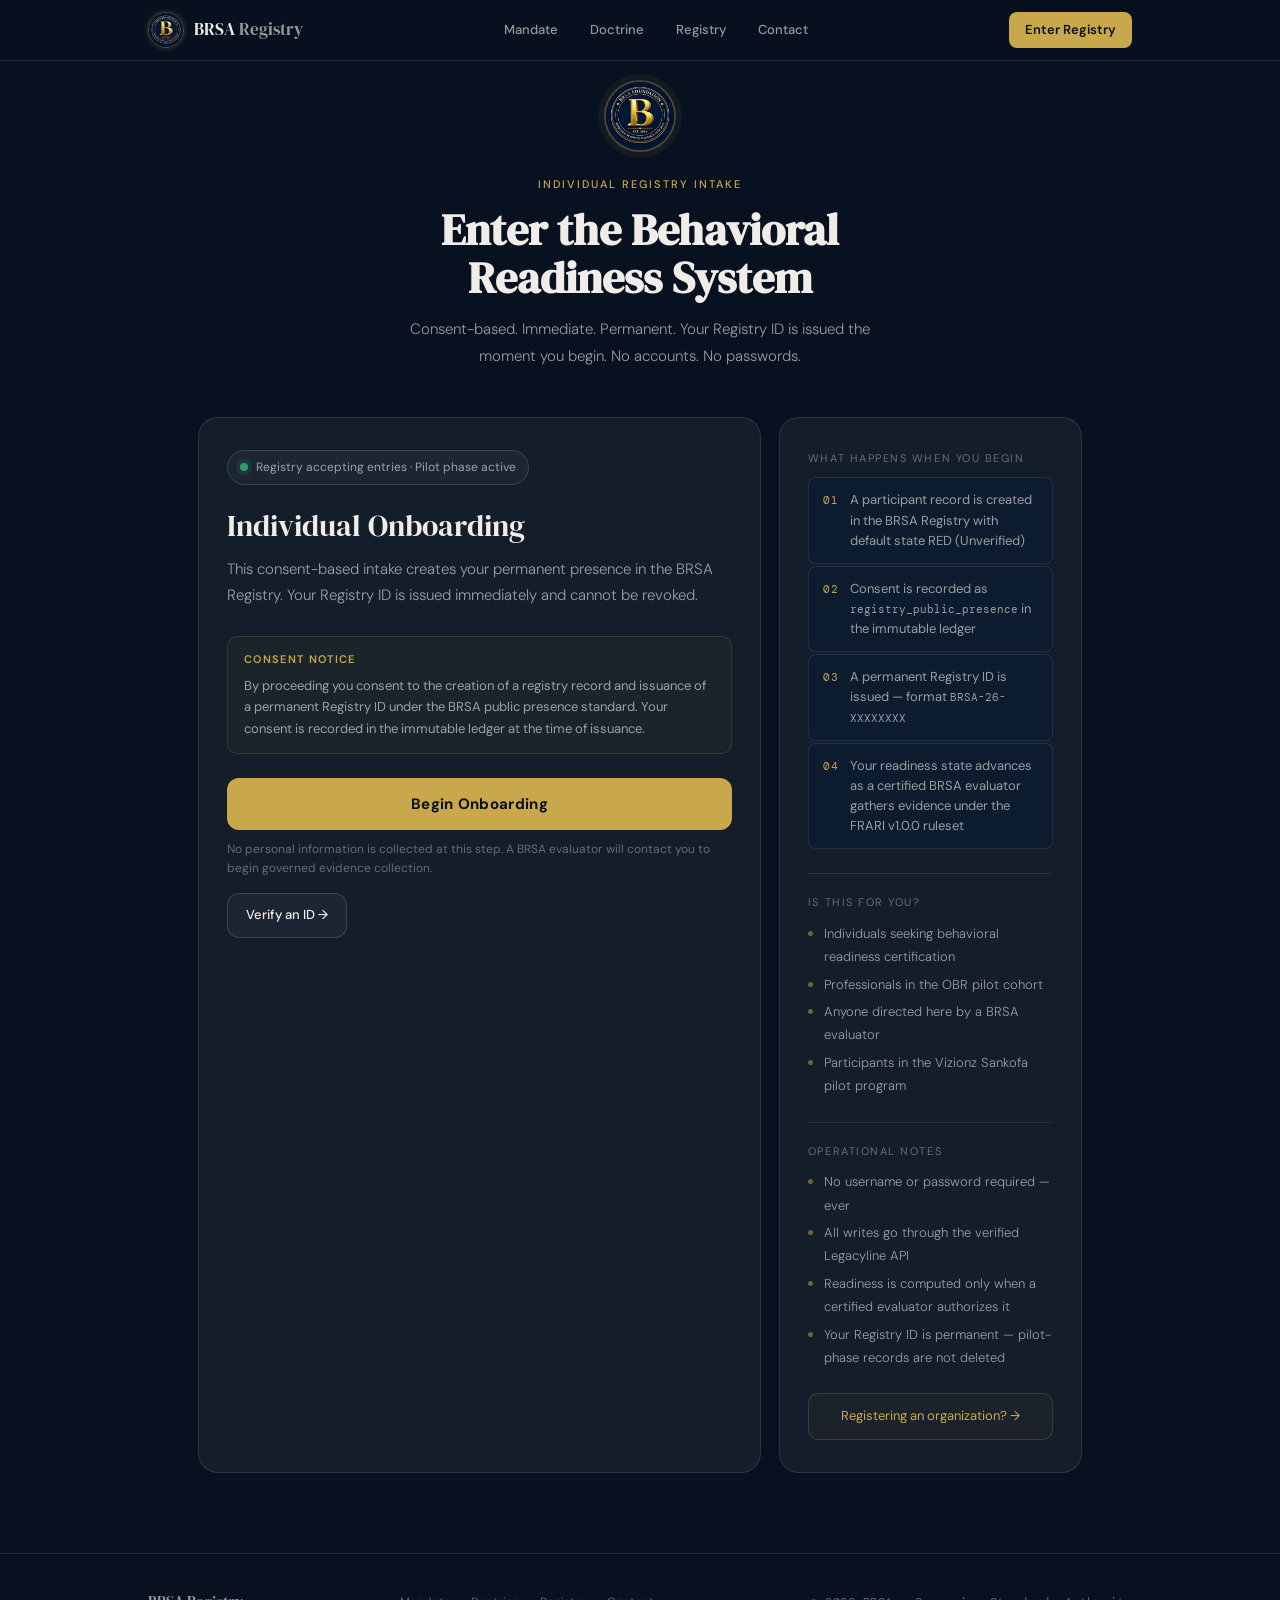
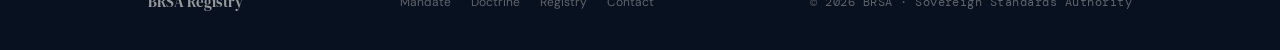
<file: onboard.html>
<!doctype html>
<html lang="en">
<head>
  <meta charset="utf-8" />
  <meta name="viewport" content="width=device-width, initial-scale=1" />
  <title>BRSA Registry — Individual Intake</title>
  <link rel="preconnect" href="https://fonts.googleapis.com" />
  <link rel="preconnect" href="https://fonts.gstatic.com" crossorigin />
  <link href="https://fonts.googleapis.com/css2?family=DM+Serif+Display:ital@0;1&family=DM+Sans:wght@300;400;500;600&family=DM+Mono:wght@400;500&display=swap" rel="stylesheet" />
  <link rel="stylesheet" href="assets/styles.css" />
  <style>
    .nav-seal {
      width: 36px; height: 36px; border-radius: 50%; overflow: hidden;
      flex-shrink: 0; border: 1.5px solid rgba(201,168,76,.4);
      box-shadow: 0 0 0 3px rgba(201,168,76,.08);
    }
    .nav-seal img { width: 100%; height: 100%; object-fit: cover; }

    .intake-wrap {
      max-width: 980px; margin: 0 auto;
      padding: 80px var(--pad) 80px;
    }

    .intake-hero {
      text-align: center; margin-bottom: 48px;
    }
    .intake-hero-seal {
      width: 72px; height: 72px; border-radius: 50%; overflow: hidden;
      border: 2px solid rgba(201,168,76,.35);
      box-shadow: 0 0 0 6px rgba(201,168,76,.06);
      margin: 0 auto 24px;
    }
    .intake-hero-seal img { width: 100%; height: 100%; object-fit: cover; }
    .intake-hero-eyebrow {
      font-size: 11px; letter-spacing: .18em; text-transform: uppercase;
      color: var(--gold); font-weight: 500; margin-bottom: 12px;
    }
    .intake-hero-title {
      font-family: var(--serif);
      font-size: clamp(28px, 4vw, 44px);
      line-height: 1.1; margin-bottom: 14px;
    }
    .intake-hero-sub {
      color: var(--dim); font-size: 15px; max-width: 520px;
      margin: 0 auto; line-height: 1.75; font-weight: 300;
    }

    .intake-grid {
      display: grid; grid-template-columns: 1.3fr .7fr;
      gap: 18px; margin-top: 16px;
    }
    @media(max-width:820px){ .intake-grid{ grid-template-columns:1fr; } }

    .card {
      background: rgba(255,255,255,.05);
      border: 1px solid rgba(255,255,255,.10);
      border-radius: 20px; overflow: hidden;
    }
    .card-inner { padding: 32px 28px; }

    .status-badge {
      display: inline-flex; align-items: center; gap: 8px;
      padding: 7px 12px; border-radius: 999px;
      border: 1px solid rgba(255,255,255,.12);
      background: rgba(255,255,255,.04);
      color: var(--dim); font-size: 12px; margin-bottom: 24px;
    }
    .status-dot {
      width: 8px; height: 8px; border-radius: 50%;
      background: #2D9B63; box-shadow: 0 0 0 4px rgba(45,155,99,.15);
    }

    .intake-card-title {
      font-family: var(--serif); font-size: clamp(22px,3vw,30px);
      font-weight: 400; line-height: 1.15; margin: 0 0 12px;
    }
    .intake-lead {
      margin: 0 0 28px; color: var(--dim); font-size: 15px;
      line-height: 1.75; font-weight: 300;
    }

    .consent-notice {
      background: rgba(201,168,76,.05);
      border: 1px solid rgba(201,168,76,.15);
      border-radius: 10px; padding: 14px 16px; margin-bottom: 24px;
    }
    .consent-notice-title {
      font-size: 11px; letter-spacing: .12em; text-transform: uppercase;
      color: var(--gold); font-weight: 600; margin-bottom: 6px;
    }
    .consent-notice-body {
      font-size: 13px; color: var(--dim); line-height: 1.65;
    }

    .btn-primary {
      display: flex; align-items: center; justify-content: center;
      width: 100%; padding: 16px 20px; border: none; border-radius: 12px;
      background: var(--gold); color: var(--navy);
      font-family: var(--sans); font-size: 15px; font-weight: 700;
      letter-spacing: .02em; cursor: pointer;
      transition: opacity .15s, transform .08s;
    }
    .btn-primary:hover { opacity: .88; }
    .btn-primary:active { transform: scale(.99); }
    .btn-primary:disabled { opacity: .45; cursor: not-allowed; }

    .btn-ghost {
      display: inline-flex; align-items: center; justify-content: center;
      padding: 11px 18px; border: 1px solid rgba(255,255,255,.14);
      border-radius: 12px; background: rgba(255,255,255,.04);
      color: var(--text); font-family: var(--sans);
      font-size: 13px; font-weight: 500; cursor: pointer;
      transition: opacity .15s; text-decoration: none;
    }
    .btn-ghost:hover { opacity: .82; }

    .note { margin-top: 10px; font-size: 12px; color: var(--faint); line-height: 1.55; }

    .result-box {
      display: none; margin-top: 24px; border-radius: 16px;
      border: 1px solid rgba(201,168,76,.3);
      background: linear-gradient(180deg, rgba(201,168,76,.08), rgba(255,255,255,.03));
      overflow: hidden;
    }
    .result-bar { height: 3px; background: var(--gold); }
    .result-inner { padding: 24px; }
    .result-eyebrow {
      font-size: 11px; letter-spacing: .14em; text-transform: uppercase;
      color: var(--gold); margin-bottom: 8px; font-weight: 500;
    }
    .result-label {
      font-family: var(--serif); font-size: 20px; margin: 0 0 16px;
    }
    .id-display {
      font-family: var(--mono); font-size: 22px; letter-spacing: 1.5px;
      background: rgba(0,0,0,.22); border: 1px solid rgba(255,255,255,.12);
      border-radius: 10px; padding: 14px 16px; margin-bottom: 14px;
      word-break: break-all;
    }
    .copy-row { display: flex; gap: 10px; align-items: center; flex-wrap: wrap; }
    .btn-copy {
      padding: 10px 18px; border: 1px solid rgba(255,255,255,.16);
      border-radius: 10px; background: rgba(255,255,255,.07);
      color: var(--text); font-family: var(--sans);
      font-size: 13px; font-weight: 600; cursor: pointer; transition: opacity .15s;
    }
    .btn-copy:hover { opacity: .82; }
    .copy-confirm {
      display: none; padding: 6px 12px; border-radius: 999px;
      background: rgba(45,155,99,.14); border: 1px solid rgba(45,155,99,.3);
      color: #7DDCAA; font-size: 12px; font-weight: 700;
    }
    .result-hint {
      margin: 16px 0 0; color: var(--dim); font-size: 13px; line-height: 1.65;
    }

    .error-box {
      display: none; margin-top: 16px; border-radius: 14px;
      border: 1px solid rgba(192,48,63,.35);
      background: rgba(192,48,63,.07); padding: 16px;
    }
    .error-title { font-weight: 600; margin: 0 0 6px; font-size: 15px; }
    .error-msg { margin: 0; color: var(--dim); font-size: 13px; line-height: 1.55; }
    .error-detail {
      margin-top: 10px; font-family: var(--mono); font-size: 11px;
      color: var(--dim); white-space: pre-wrap; overflow-wrap: anywhere;
    }

    .side-section { margin-bottom: 24px; }
    .side-title {
      font-size: 11px; letter-spacing: .14em; text-transform: uppercase;
      color: var(--faint); margin: 0 0 10px; display: block;
    }
    .side-list {
      margin: 0; padding: 0; list-style: none;
      color: var(--dim); font-size: 13px; line-height: 1.8; font-weight: 300;
    }
    .side-list li {
      padding-left: 16px; position: relative; margin-bottom: 4px;
    }
    .side-list li::before {
      content: ''; position: absolute; left: 0; top: 9px;
      width: 5px; height: 5px; border-radius: 50%;
      background: var(--gold); opacity: .5;
    }
    .side-divider { height: 1px; background: rgba(255,255,255,.08); margin: 20px 0; }
    .side-link {
      display: block; margin-top: 20px; text-align: center;
      color: var(--gold); font-size: 13px; transition: opacity .15s;
      padding: 12px; border: 1px solid rgba(201,168,76,.2);
      border-radius: 10px; background: rgba(201,168,76,.04);
    }
    .side-link:hover { opacity: .8; }

    .what-happens {
      display: flex; flex-direction: column; gap: 2px;
    }
    .what-step {
      display: flex; gap: 12px; align-items: flex-start;
      padding: 12px 14px; background: var(--navy2);
      border: 1px solid var(--line); border-radius: 8px;
    }
    .what-step-num {
      font-family: var(--mono); font-size: 11px; color: var(--gold);
      flex-shrink: 0; margin-top: 2px; letter-spacing: .06em;
    }
    .what-step-text { font-size: 13px; color: var(--dim); line-height: 1.55; }
  </style>
</head>
<body>

  <header class="nav">
    <div class="nav-inner">
      <a href="index.html" class="nav-brand">
        <div class="nav-seal">
          <img src="assets/logo-seal.png" alt="BRSA Seal" />
        </div>
        <div class="nav-wordmark">BRSA <span>Registry</span></div>
      </a>
      <nav class="nav-links">
        <a href="mandate.html" class="nav-link">Mandate</a>
        <a href="doctrine.html" class="nav-link">Doctrine</a>
        <a href="registry.html" class="nav-link">Registry</a>
        <a href="contact.html" class="nav-link">Contact</a>
      </nav>
      <a href="onboard.html" class="nav-cta">Enter Registry</a>
      <button class="nav-mobile-btn" aria-label="Menu">
        <svg width="22" height="22" viewBox="0 0 22 22" fill="none">
          <path d="M3 6h16M3 11h16M3 16h16" stroke="currentColor" stroke-width="1.8" stroke-linecap="round"/>
        </svg>
      </button>
    </div>
  </header>

  <div class="intake-wrap">

    <div class="intake-hero">
      <div class="intake-hero-seal">
        <img src="assets/logo-seal.png" alt="BRSA Seal" />
      </div>
      <div class="intake-hero-eyebrow">Individual Registry Intake</div>
      <h1 class="intake-hero-title">Enter the Behavioral<br>Readiness System</h1>
      <p class="intake-hero-sub">Consent-based. Immediate. Permanent. Your Registry ID is issued the moment you begin. No accounts. No passwords.</p>
    </div>

    <div class="intake-grid">

      <div class="card">
        <div class="card-inner">
          <div class="status-badge">
            <span class="status-dot"></span>
            Registry accepting entries · Pilot phase active
          </div>

          <h2 class="intake-card-title">Individual Onboarding</h2>
          <p class="intake-lead">
            This consent-based intake creates your permanent presence in the BRSA Registry.
            Your Registry ID is issued immediately and cannot be revoked.
          </p>

          <div class="consent-notice">
            <div class="consent-notice-title">Consent Notice</div>
            <div class="consent-notice-body">By proceeding you consent to the creation of a registry record and issuance of a permanent Registry ID under the BRSA public presence standard. Your consent is recorded in the immutable ledger at the time of issuance.</div>
          </div>

          <button id="beginBtn" class="btn-primary">Begin Onboarding</button>
          <p class="note">
            No personal information is collected at this step.
            A BRSA evaluator will contact you to begin governed evidence collection.
          </p>

          <div id="errorBox" class="error-box" role="alert">
            <div class="error-title">Onboarding error</div>
            <p class="error-msg" id="errorMsg"></p>
            <div class="error-detail" id="errorDetail"></div>
          </div>

          <div id="resultBox" class="result-box">
            <div class="result-bar"></div>
            <div class="result-inner">
              <div class="result-eyebrow">Issued · Permanent · Immutable</div>
              <div class="result-label">Your BRSA Registry ID</div>
              <div id="registryId" class="id-display" aria-live="polite"></div>
              <div class="copy-row">
                <button id="copyBtn" class="btn-copy">Copy ID</button>
                <span id="copyConfirm" class="copy-confirm">✓ Copied</span>
              </div>
              <p class="result-hint">
                Save this ID. It is your permanent presence in the BRSA Registry.
                Share it with your evaluator, employer, or institutional partner to verify your standing.
                It cannot be reissued.
              </p>
            </div>
          </div>

          <div style="margin-top:16px; display:flex; gap:10px; flex-wrap:wrap;">
            <button id="resetBtn" class="btn-ghost" style="display:none;">Start Over</button>
            <a href="index.html" class="btn-ghost">Verify an ID →</a>
          </div>
        </div>
      </div>

      <div class="card">
        <div class="card-inner">

          <div class="side-section">
            <span class="side-title">What Happens When You Begin</span>
            <div class="what-happens">
              <div class="what-step">
                <div class="what-step-num">01</div>
                <div class="what-step-text">A participant record is created in the BRSA Registry with default state RED (Unverified)</div>
              </div>
              <div class="what-step">
                <div class="what-step-num">02</div>
                <div class="what-step-text">Consent is recorded as <code style="font-family:var(--mono);font-size:11px">registry_public_presence</code> in the immutable ledger</div>
              </div>
              <div class="what-step">
                <div class="what-step-num">03</div>
                <div class="what-step-text">A permanent Registry ID is issued — format <code style="font-family:var(--mono);font-size:11px">BRSA-26-XXXXXXXX</code></div>
              </div>
              <div class="what-step">
                <div class="what-step-num">04</div>
                <div class="what-step-text">Your readiness state advances as a certified BRSA evaluator gathers evidence under the FRARI v1.0.0 ruleset</div>
              </div>
            </div>
          </div>

          <div class="side-divider"></div>

          <div class="side-section">
            <span class="side-title">Is This For You?</span>
            <ul class="side-list">
              <li>Individuals seeking behavioral readiness certification</li>
              <li>Professionals in the OBR pilot cohort</li>
              <li>Anyone directed here by a BRSA evaluator</li>
              <li>Participants in the Vizionz Sankofa pilot program</li>
            </ul>
          </div>

          <div class="side-divider"></div>

          <div class="side-section">
            <span class="side-title">Operational Notes</span>
            <ul class="side-list">
              <li>No username or password required — ever</li>
              <li>All writes go through the verified Legacyline API</li>
              <li>Readiness is computed only when a certified evaluator authorizes it</li>
              <li>Your Registry ID is permanent — pilot-phase records are not deleted</li>
            </ul>
          </div>

          <a href="org-onboard.html" class="side-link">Registering an organization? →</a>
        </div>
      </div>

    </div>
  </div>

  <footer class="footer">
    <div class="footer-inner">
      <div class="footer-brand">BRSA Registry</div>
      <div class="footer-links">
        <a href="mandate.html" class="footer-link">Mandate</a>
        <a href="doctrine.html" class="footer-link">Doctrine</a>
        <a href="registry.html" class="footer-link">Registry</a>
        <a href="contact.html" class="footer-link">Contact</a>
      </div>
      <div class="footer-legal">© 2026 BRSA · Sovereign Standards Authority</div>
    </div>
  </footer>

  <script>
  (function(){
    const API = "https://legacyline-core-production.up.railway.app";
    const beginBtn     = document.getElementById("beginBtn");
    const resetBtn     = document.getElementById("resetBtn");
    const copyBtn      = document.getElementById("copyBtn");
    const copyConfirm  = document.getElementById("copyConfirm");
    const resultBox    = document.getElementById("resultBox");
    const registryIdEl = document.getElementById("registryId");
    const errorBox     = document.getElementById("errorBox");
    const errorMsg     = document.getElementById("errorMsg");
    const errorDetail  = document.getElementById("errorDetail");

    function clearError(){ errorBox.style.display="none"; errorMsg.textContent=""; errorDetail.textContent=""; }
    function showError(msg,detail){ errorBox.style.display="block"; errorMsg.textContent=msg||"Unknown error."; errorDetail.textContent=detail||""; }
    function setBusy(on){ beginBtn.disabled=on; beginBtn.textContent=on?"Processing…":"Begin Onboarding"; }
    function showResult(rid){ registryIdEl.textContent=rid; resultBox.style.display="block"; beginBtn.style.display="none"; resetBtn.style.display="inline-flex"; }
    function resetUI(){ clearError(); resultBox.style.display="none"; beginBtn.style.display="flex"; resetBtn.style.display="none"; setBusy(false); copyConfirm.style.display="none"; registryIdEl.textContent=""; }

    async function safeJson(res){ const t=await res.text(); try{return{json:JSON.parse(t),text:t};}catch{return{json:null,text:t};} }

    async function beginOnboarding(){
      clearError(); setBusy(true);
      try{
        const r1 = await fetch(`${API}/participants`,{method:"POST",headers:{"Content-Type":"application/json"},body:"{}"});
        const d1 = await safeJson(r1);
        if(!r1.ok||!d1.json) throw new Error(`Create failed (${r1.status}): ${d1.text}`);
        const pid = d1.json.participant_id||d1.json.id;
        const rid = d1.json.registry_id;
        if(!pid||!rid) throw new Error(`Missing participant_id or registry_id: ${d1.text}`);

        const r2 = await fetch(`${API}/participants/${encodeURIComponent(pid)}/consents`,{method:"POST",headers:{"Content-Type":"application/json"},body:JSON.stringify({consent_type:"registry_public_presence"})});
        const d2 = await safeJson(r2);
        if(!r2.ok) throw new Error(`Consent failed (${r2.status}): ${d2.text}`);

        showResult(rid);
      } catch(e){
        showError("Something went wrong. Check your connection and try again.", e&&e.message?e.message:String(e));
        setBusy(false);
      }
    }

    async function copyId(){
      const text = registryIdEl.textContent||"";
      if(!text) return;
      try{ await navigator.clipboard.writeText(text); }
      catch{ const ta=document.createElement("textarea"); ta.value=text; document.body.appendChild(ta); ta.select(); document.execCommand("copy"); document.body.removeChild(ta); }
      copyConfirm.style.display="inline-flex";
      setTimeout(()=>{ copyConfirm.style.display="none"; },1800);
    }

    beginBtn.addEventListener("click", beginOnboarding);
    resetBtn.addEventListener("click", resetUI);
    copyBtn.addEventListener("click", copyId);
  })();
  </script>
</body>
</html>
</file>
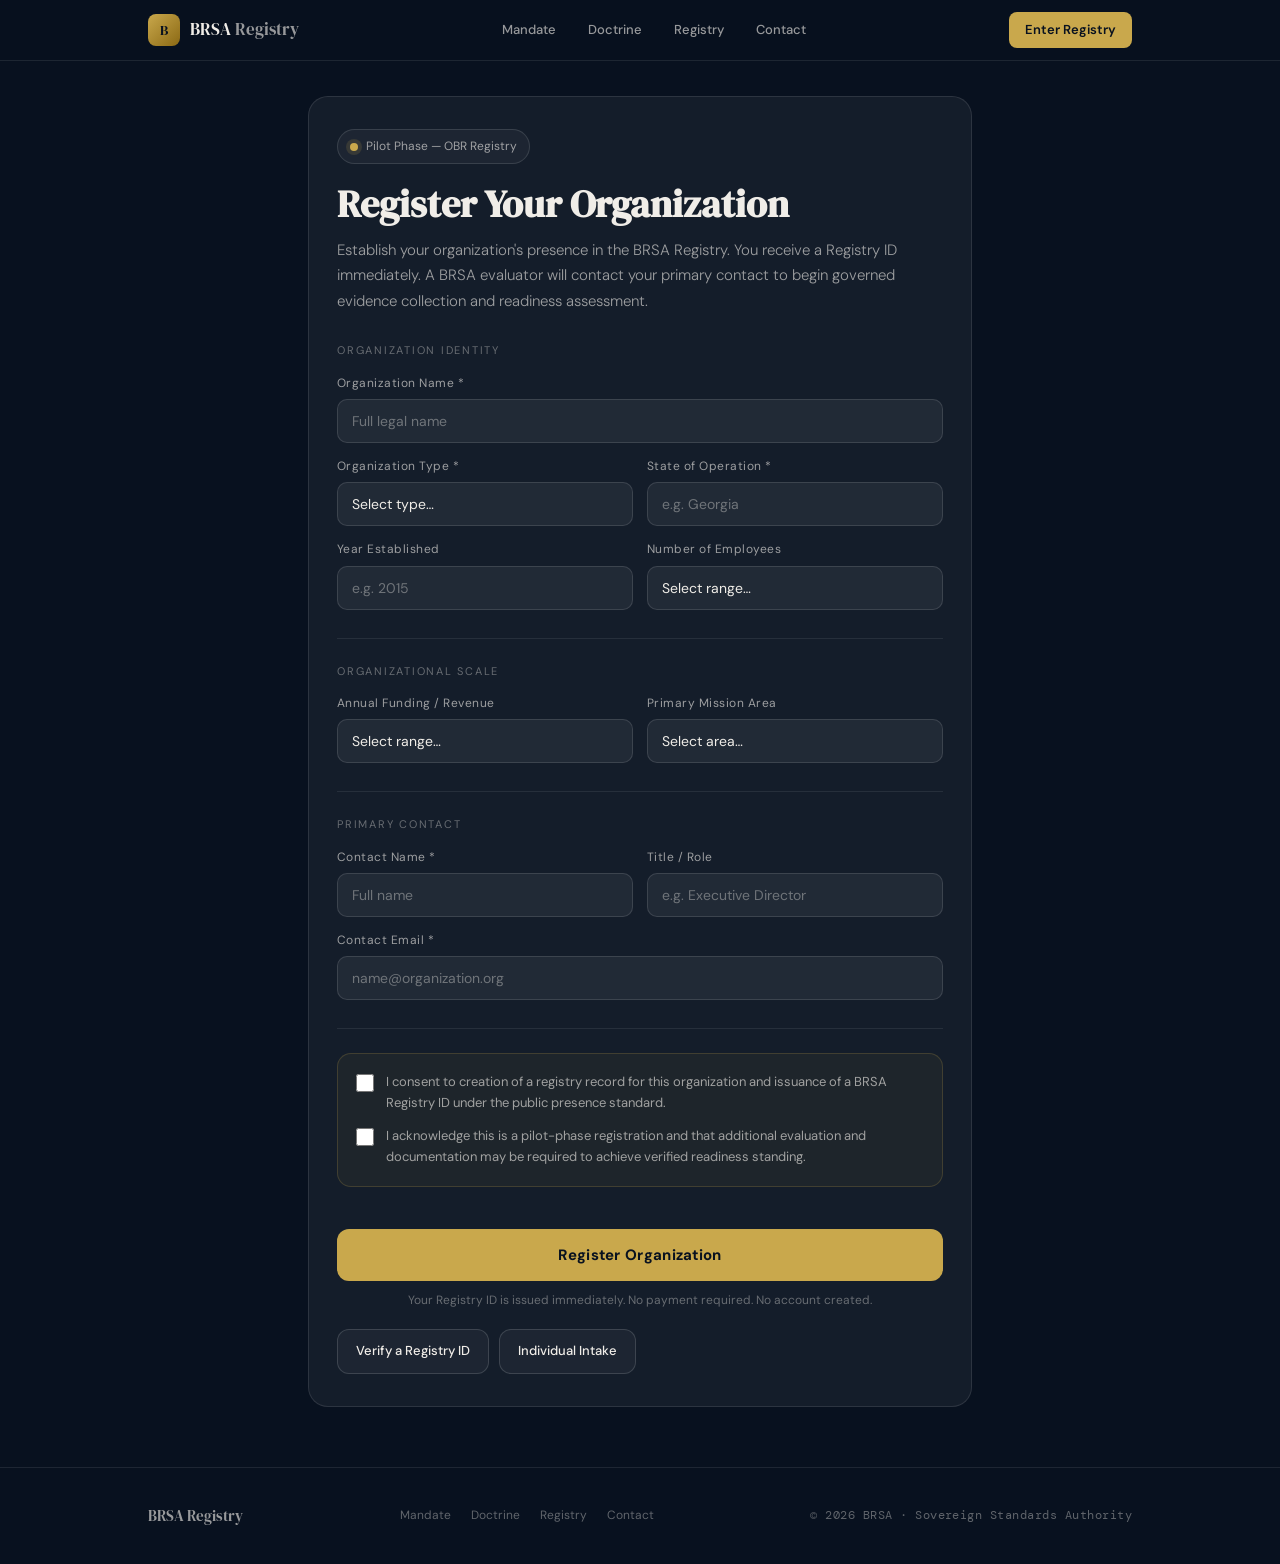
<file: org-onboard.html>
<!doctype html>
<html lang="en">
<head>
  <meta charset="utf-8" />
  <meta name="viewport" content="width=device-width, initial-scale=1" />
  <title>BRSA Registry — Organization Intake</title>
  <link rel="preconnect" href="https://fonts.googleapis.com" />
  <link rel="preconnect" href="https://fonts.gstatic.com" crossorigin />
  <link href="https://fonts.googleapis.com/css2?family=DM+Serif+Display:ital@0;1&family=DM+Sans:wght@300;400;500;600&family=DM+Mono:wght@400;500&display=swap" rel="stylesheet" />
  <link rel="stylesheet" href="assets/styles.css" />
  <style>
    .intake-wrap { max-width: 760px; margin: 0 auto; padding: 80px var(--pad) 60px; }

    .card {
      background: rgba(255,255,255,.05);
      border: 1px solid rgba(255,255,255,.10);
      border-radius: 20px; overflow: hidden; margin-top: 16px;
    }
    .card-inner { padding: 32px 28px; }

    .status-badge {
      display: inline-flex; align-items: center; gap: 8px;
      padding: 7px 12px; border-radius: 999px;
      border: 1px solid rgba(255,255,255,.12);
      background: rgba(255,255,255,.04);
      color: var(--dim); font-size: 12px; margin-bottom: 20px;
    }
    .status-dot {
      width: 8px; height: 8px; border-radius: 50%;
      background: var(--gold); box-shadow: 0 0 0 4px rgba(201,168,76,.15);
    }

    .intake-title {
      font-family: var(--serif); font-size: clamp(26px,4vw,38px);
      line-height: 1.1; margin: 0 0 12px;
    }
    .intake-lead {
      margin: 0 0 28px; color: var(--dim);
      font-size: 15px; line-height: 1.7; font-weight: 300;
    }

    .form-section { margin-bottom: 28px; }
    .section-label {
      font-size: 11px; letter-spacing: .16em; text-transform: uppercase;
      color: var(--faint); margin-bottom: 14px; display: block;
    }
    .form-grid { display: grid; grid-template-columns: 1fr 1fr; gap: 14px; }
    @media(max-width:560px){ .form-grid{ grid-template-columns:1fr; } }
    .full { grid-template-columns: 1fr !important; }

    .field { display: flex; flex-direction: column; gap: 6px; }
    .field label { font-size: 12px; color: var(--dim); letter-spacing: .04em; }
    .field input, .field select {
      background: rgba(255,255,255,.06);
      border: 1px solid rgba(255,255,255,.12);
      border-radius: 10px; color: var(--text);
      font-family: var(--sans); font-size: 14px;
      padding: 12px 14px; outline: none;
      transition: border-color .2s;
      -webkit-appearance: none; appearance: none;
    }
    .field input:focus, .field select:focus { border-color: rgba(201,168,76,.5); }
    .field input::placeholder { color: var(--faint); }
    .field select option { background: #0a1022; }

    .form-divider { height: 1px; background: rgba(255,255,255,.08); margin: 24px 0; }

    .consent-block {
      background: rgba(201,168,76,.06);
      border: 1px solid rgba(201,168,76,.2);
      border-radius: 14px; padding: 18px; margin-bottom: 22px;
    }
    .consent-row { display: flex; gap: 12px; align-items: flex-start; margin-bottom: 12px; }
    .consent-row:last-child { margin-bottom: 0; }
    .consent-row input[type="checkbox"] {
      width: 18px; height: 18px; margin-top: 2px;
      flex-shrink: 0; accent-color: var(--gold); cursor: pointer;
    }
    .consent-row label { font-size: 13px; color: var(--dim); line-height: 1.6; cursor: pointer; }

    .btn-submit {
      width: 100%; padding: 16px 20px; border: none; border-radius: 12px;
      background: var(--gold); color: var(--navy);
      font-family: var(--sans); font-size: 15px; font-weight: 700;
      letter-spacing: .02em; cursor: pointer;
      transition: opacity .15s, transform .08s;
    }
    .btn-submit:hover { opacity: .88; }
    .btn-submit:active { transform: scale(.99); }
    .btn-submit:disabled { opacity: .45; cursor: not-allowed; }

    .btn-ghost {
      display: inline-flex; align-items: center;
      padding: 11px 18px; border: 1px solid rgba(255,255,255,.14);
      border-radius: 12px; background: rgba(255,255,255,.04);
      color: var(--text); font-family: var(--sans);
      font-size: 13px; font-weight: 500; text-decoration: none;
      transition: opacity .15s;
    }
    .btn-ghost:hover { opacity: .82; }

    .submit-note { margin-top: 10px; font-size: 12px; color: var(--faint); text-align: center; line-height: 1.55; }

    .result-box {
      display: none; margin-top: 22px; border-radius: 16px;
      border: 1px solid rgba(201,168,76,.3);
      background: linear-gradient(180deg, rgba(201,168,76,.08), rgba(255,255,255,.03));
    }
    .result-inner { padding: 24px; }
    .result-label { font-family: var(--serif); font-size: 22px; margin: 0 0 6px; }
    .result-org { color: var(--dim); font-size: 14px; margin: 0 0 16px; }
    .id-display {
      font-family: var(--mono); font-size: 22px; letter-spacing: 1.5px;
      background: rgba(0,0,0,.22); border: 1px solid rgba(255,255,255,.12);
      border-radius: 10px; padding: 14px 16px; margin-bottom: 14px; word-break: break-all;
    }
    .copy-row { display: flex; gap: 10px; align-items: center; flex-wrap: wrap; }
    .btn-copy {
      padding: 10px 18px; border: 1px solid rgba(255,255,255,.16);
      border-radius: 10px; background: rgba(255,255,255,.07);
      color: var(--text); font-family: var(--sans);
      font-size: 13px; font-weight: 600; cursor: pointer; transition: opacity .15s;
    }
    .btn-copy:hover { opacity: .82; }
    .copy-confirm {
      display: none; padding: 6px 12px; border-radius: 999px;
      background: rgba(45,155,99,.14); border: 1px solid rgba(45,155,99,.3);
      color: #7DDCAA; font-size: 12px; font-weight: 700;
    }
    .result-hint { margin: 14px 0 0; color: var(--dim); font-size: 13px; line-height: 1.65; }

    .error-box {
      display: none; margin-top: 16px; border-radius: 14px;
      border: 1px solid rgba(192,48,63,.35);
      background: rgba(192,48,63,.07); padding: 16px;
    }
    .error-title { font-weight: 600; margin: 0 0 6px; font-size: 15px; }
    .error-msg { margin: 0; color: var(--dim); font-size: 13px; line-height: 1.55; }
    .error-detail { margin-top: 10px; font-family: var(--mono); font-size: 11px; color: var(--dim); white-space: pre-wrap; overflow-wrap: anywhere; }
  </style>
</head>
<body>
  <header class="nav">
    <div class="nav-inner">
      <a href="index.html" class="nav-brand">
        <div class="nav-mark">B</div>
        <div class="nav-wordmark">BRSA <span>Registry</span></div>
      </a>
      <nav class="nav-links">
        <a href="mandate.html" class="nav-link">Mandate</a>
        <a href="doctrine.html" class="nav-link">Doctrine</a>
        <a href="registry.html" class="nav-link">Registry</a>
        <a href="contact.html" class="nav-link">Contact</a>
      </nav>
      <a href="onboard.html" class="nav-cta">Enter Registry</a>
      <button class="nav-mobile-btn" aria-label="Menu">
        <svg width="22" height="22" viewBox="0 0 22 22" fill="none"><path d="M3 6h16M3 11h16M3 16h16" stroke="currentColor" stroke-width="1.8" stroke-linecap="round"/></svg>
      </button>
    </div>
  </header>

  <div class="intake-wrap">
    <div class="card">
      <div class="card-inner">

        <div class="status-badge">
          <span class="status-dot"></span>
          Pilot Phase — OBR Registry
        </div>

        <h1 class="intake-title">Register Your Organization</h1>
        <p class="intake-lead">
          Establish your organization's presence in the BRSA Registry. You receive a Registry ID
          immediately. A BRSA evaluator will contact your primary contact to begin governed
          evidence collection and readiness assessment.
        </p>

        <div id="intakeForm">

          <!-- Identity -->
          <div class="form-section">
            <span class="section-label">Organization Identity</span>
            <div class="form-grid">
              <div class="field" style="grid-column:1/-1">
                <label for="orgName">Organization Name *</label>
                <input id="orgName" type="text" placeholder="Full legal name" />
              </div>
              <div class="field">
                <label for="orgType">Organization Type *</label>
                <select id="orgType">
                  <option value="">Select type…</option>
                  <option value="nonprofit">Nonprofit / 501(c)(3)</option>
                  <option value="llc">LLC</option>
                  <option value="corporation">Corporation</option>
                  <option value="government">Government Agency</option>
                  <option value="education">Educational Institution</option>
                  <option value="faith">Faith-Based Organization</option>
                  <option value="other">Other</option>
                </select>
              </div>
              <div class="field">
                <label for="orgState">State of Operation *</label>
                <input id="orgState" type="text" placeholder="e.g. Georgia" />
              </div>
              <div class="field">
                <label for="orgYear">Year Established</label>
                <input id="orgYear" type="number" placeholder="e.g. 2015" min="1800" max="2026" />
              </div>
              <div class="field">
                <label for="orgEmployees">Number of Employees</label>
                <select id="orgEmployees">
                  <option value="">Select range…</option>
                  <option value="1-5">1–5</option>
                  <option value="6-25">6–25</option>
                  <option value="26-100">26–100</option>
                  <option value="101-500">101–500</option>
                  <option value="500+">500+</option>
                </select>
              </div>
            </div>
          </div>

          <div class="form-divider"></div>

          <!-- Scale -->
          <div class="form-section">
            <span class="section-label">Organizational Scale</span>
            <div class="form-grid">
              <div class="field">
                <label for="orgFunding">Annual Funding / Revenue</label>
                <select id="orgFunding">
                  <option value="">Select range…</option>
                  <option value="under-100k">Under $100K</option>
                  <option value="100k-500k">$100K – $500K</option>
                  <option value="500k-1m">$500K – $1M</option>
                  <option value="1m-5m">$1M – $5M</option>
                  <option value="5m-25m">$5M – $25M</option>
                  <option value="25m+">$25M+</option>
                </select>
              </div>
              <div class="field">
                <label for="orgMission">Primary Mission Area</label>
                <select id="orgMission">
                  <option value="">Select area…</option>
                  <option value="community-development">Community Development</option>
                  <option value="workforce">Workforce Development</option>
                  <option value="education">Education</option>
                  <option value="health">Health &amp; Wellness</option>
                  <option value="housing">Housing</option>
                  <option value="justice">Criminal Justice / Reentry</option>
                  <option value="youth">Youth Services</option>
                  <option value="advocacy">Advocacy / Policy</option>
                  <option value="other">Other</option>
                </select>
              </div>
            </div>
          </div>

          <div class="form-divider"></div>

          <!-- Contact -->
          <div class="form-section">
            <span class="section-label">Primary Contact</span>
            <div class="form-grid">
              <div class="field">
                <label for="contactName">Contact Name *</label>
                <input id="contactName" type="text" placeholder="Full name" />
              </div>
              <div class="field">
                <label for="contactTitle">Title / Role</label>
                <input id="contactTitle" type="text" placeholder="e.g. Executive Director" />
              </div>
              <div class="field" style="grid-column:1/-1">
                <label for="contactEmail">Contact Email *</label>
                <input id="contactEmail" type="email" placeholder="name@organization.org" />
              </div>
            </div>
          </div>

          <div class="form-divider"></div>

          <!-- Consent -->
          <div class="consent-block">
            <div class="consent-row">
              <input type="checkbox" id="consentPresence" />
              <label for="consentPresence">
                I consent to creation of a registry record for this organization and issuance of a
                BRSA Registry ID under the public presence standard.
              </label>
            </div>
            <div class="consent-row">
              <input type="checkbox" id="consentPilot" />
              <label for="consentPilot">
                I acknowledge this is a pilot-phase registration and that additional evaluation
                and documentation may be required to achieve verified readiness standing.
              </label>
            </div>
          </div>

          <div id="errorBox" class="error-box" role="alert">
            <div class="error-title">Registration error</div>
            <p class="error-msg" id="errorMsg"></p>
            <div class="error-detail" id="errorDetail"></div>
          </div>

          <button id="submitBtn" class="btn-submit">Register Organization</button>
          <p class="submit-note">Your Registry ID is issued immediately. No payment required. No account created.</p>
        </div>

        <!-- Result -->
        <div id="resultBox" class="result-box">
          <div class="result-inner">
            <div class="result-label">Organization Registered</div>
            <p class="result-org" id="resultOrgName"></p>
            <div id="registryId" class="id-display" aria-live="polite"></div>
            <div class="copy-row">
              <button id="copyBtn" class="btn-copy">Copy ID</button>
              <span id="copyConfirm" class="copy-confirm">Copied</span>
            </div>
            <p class="result-hint">
              Save this Registry ID. It is your organization's permanent presence in the BRSA Registry.
              A BRSA evaluator will contact <span id="resultContact"></span> to begin the
              readiness assessment process.
            </p>
          </div>
        </div>

        <div style="margin-top:20px; display:flex; gap:10px; flex-wrap:wrap;">
          <a href="index.html" class="btn-ghost">Verify a Registry ID</a>
          <a href="onboard.html" class="btn-ghost">Individual Intake</a>
        </div>

      </div>
    </div>
  </div>

  <footer class="footer">
    <div class="footer-inner">
      <div class="footer-brand">BRSA Registry</div>
      <div class="footer-links">
        <a href="mandate.html" class="footer-link">Mandate</a>
        <a href="doctrine.html" class="footer-link">Doctrine</a>
        <a href="registry.html" class="footer-link">Registry</a>
        <a href="contact.html" class="footer-link">Contact</a>
      </div>
      <div class="footer-legal">© 2026 BRSA · Sovereign Standards Authority</div>
    </div>
  </footer>

  <script>
  (function(){
    const API = "https://legacyline-core-production.up.railway.app";
    const submitBtn    = document.getElementById("submitBtn");
    const resultBox    = document.getElementById("resultBox");
    const registryIdEl = document.getElementById("registryId");
    const resultOrgEl  = document.getElementById("resultOrgName");
    const resultContactEl = document.getElementById("resultContact");
    const errorBox     = document.getElementById("errorBox");
    const errorMsg     = document.getElementById("errorMsg");
    const errorDetail  = document.getElementById("errorDetail");
    const copyBtn      = document.getElementById("copyBtn");
    const copyConfirm  = document.getElementById("copyConfirm");

    function val(id){ return (document.getElementById(id)?.value||"").trim(); }
    function clearError(){ errorBox.style.display="none"; errorMsg.textContent=""; errorDetail.textContent=""; }
    function showError(msg,detail){ errorBox.style.display="block"; errorMsg.textContent=msg||"Unknown error."; errorDetail.textContent=detail||""; submitBtn.disabled=false; submitBtn.textContent="Register Organization"; }
    async function safeJson(res){ const t=await res.text(); try{return{json:JSON.parse(t),text:t};}catch{return{json:null,text:t};} }

    async function submit(){
      clearError();
      const orgName=val("orgName"), orgType=val("orgType"), orgState=val("orgState");
      const contactName=val("contactName"), contactEmail=val("contactEmail");
      if(!orgName) return showError("Organization name is required.");
      if(!orgType) return showError("Organization type is required.");
      if(!orgState) return showError("State of operation is required.");
      if(!contactName) return showError("Primary contact name is required.");
      if(!contactEmail||!contactEmail.includes("@")) return showError("A valid contact email is required.");
      if(!document.getElementById("consentPresence").checked) return showError("You must consent to registry presence to proceed.");
      if(!document.getElementById("consentPilot").checked) return showError("You must acknowledge the pilot phase terms to proceed.");

      submitBtn.disabled=true; submitBtn.textContent="Registering…";

      const payload = {
        org_name: orgName, org_type: orgType, org_state: orgState,
        org_year: val("orgYear"), org_employees: val("orgEmployees"),
        org_funding: val("orgFunding"), org_mission: val("orgMission"),
        contact_name: contactName, contact_title: val("contactTitle"),
        contact_email: contactEmail, entity_type: "organization", pilot_phase: true
      };

      try{
        const r1 = await fetch(`${API}/participants`,{method:"POST",headers:{"Content-Type":"application/json","X-Actor":`org-intake:${contactEmail}`},body:JSON.stringify(payload)});
        const d1 = await safeJson(r1);
        if(!r1.ok||!d1.json) throw new Error(`Create failed (${r1.status}): ${d1.text}`);
        const pid=d1.json.participant_id||d1.json.id, rid=d1.json.registry_id;
        if(!pid||!rid) throw new Error(`Missing participant_id or registry_id: ${d1.text}`);

        const r2 = await fetch(`${API}/participants/${encodeURIComponent(pid)}/consents`,{method:"POST",headers:{"Content-Type":"application/json"},body:JSON.stringify({consent_type:"registry_public_presence",scope:["registry_public_presence","org_evaluation_pilot"]})});
        const d2 = await safeJson(r2);
        if(!r2.ok) throw new Error(`Consent failed (${r2.status}): ${d2.text}`);

        registryIdEl.textContent=rid;
        resultOrgEl.textContent=orgName;
        resultContactEl.textContent=contactEmail;
        document.getElementById("intakeForm").style.display="none";
        resultBox.style.display="block";
      } catch(e){
        showError("Registration failed. Check your connection and try again.", e&&e.message?e.message:String(e));
      }
    }

    async function copyId(){
      const text=registryIdEl.textContent||"";
      if(!text) return;
      try{ await navigator.clipboard.writeText(text); }
      catch{ const ta=document.createElement("textarea"); ta.value=text; document.body.appendChild(ta); ta.select(); document.execCommand("copy"); document.body.removeChild(ta); }
      copyConfirm.style.display="inline-flex";
      setTimeout(()=>{ copyConfirm.style.display="none"; },1800);
    }

    submitBtn.addEventListener("click", submit);
    copyBtn.addEventListener("click", copyId);
  })();
  </script>
</body>
  </html>
</file>
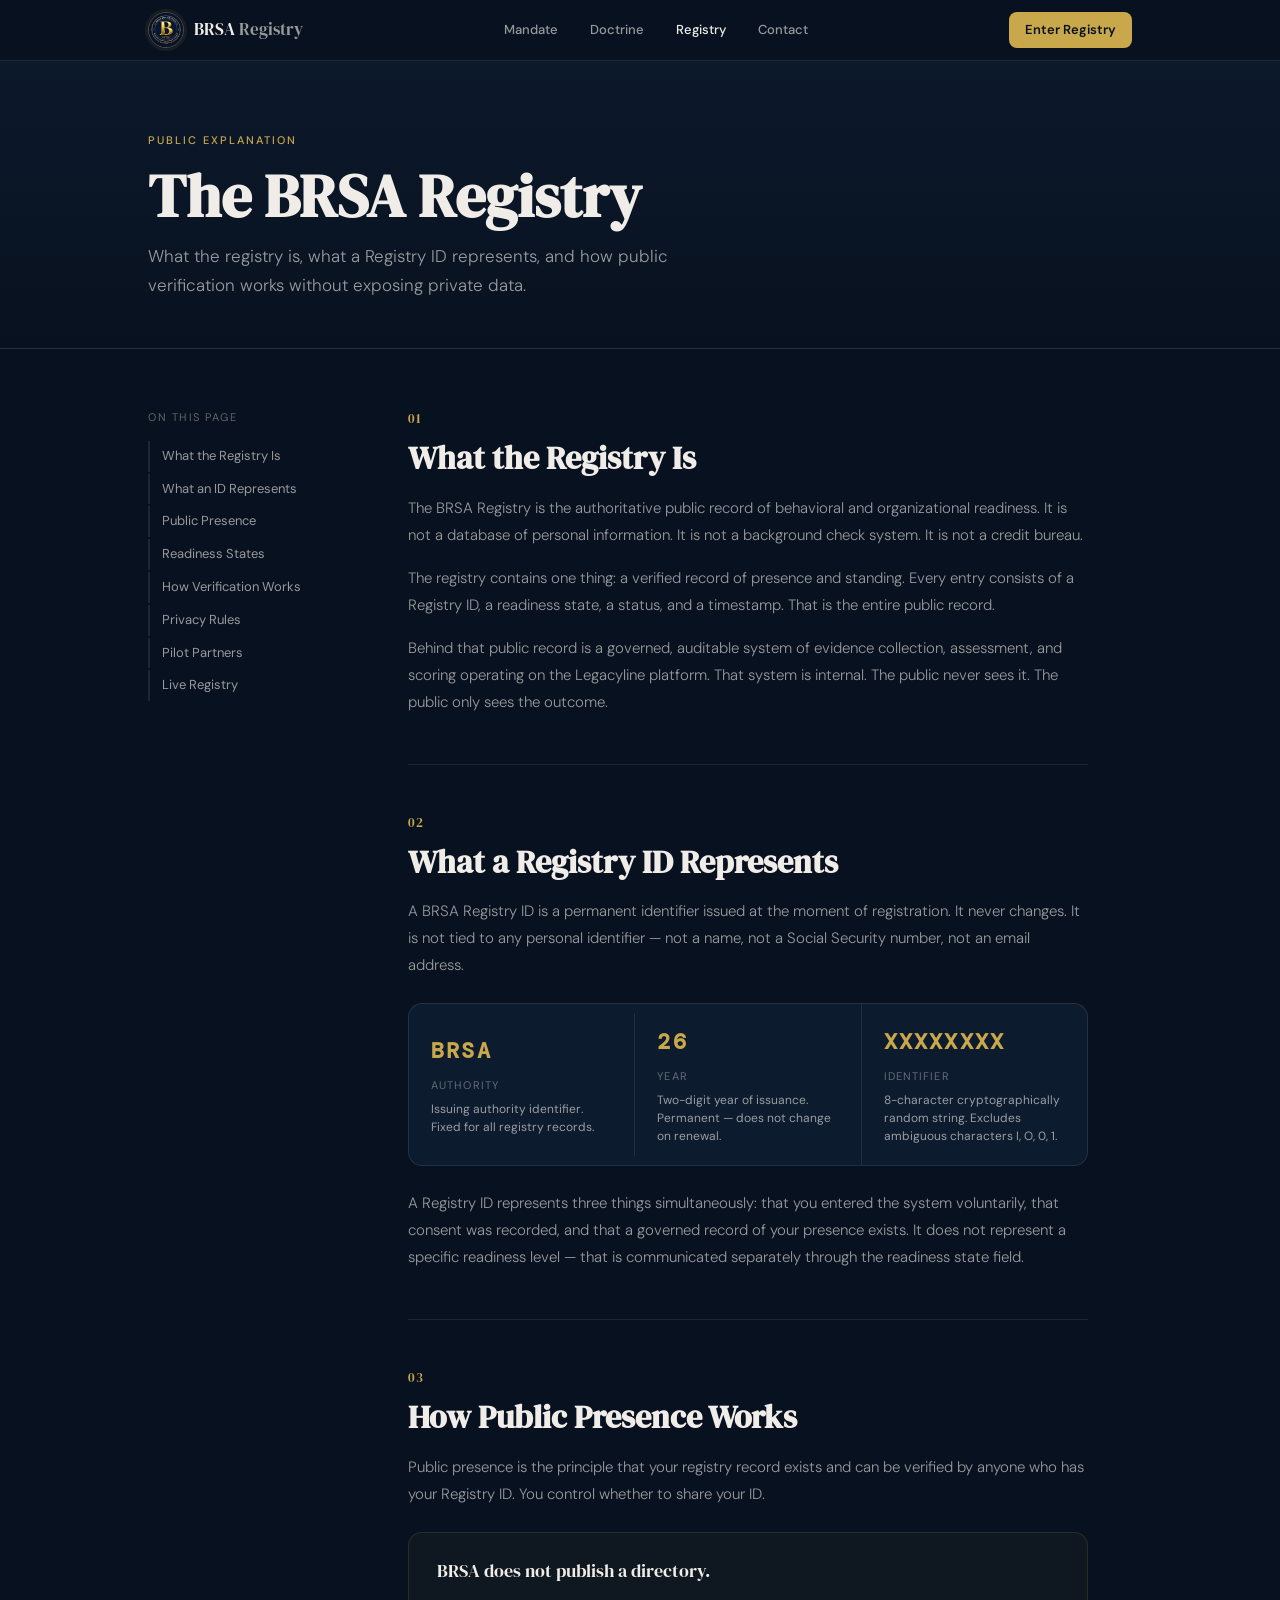
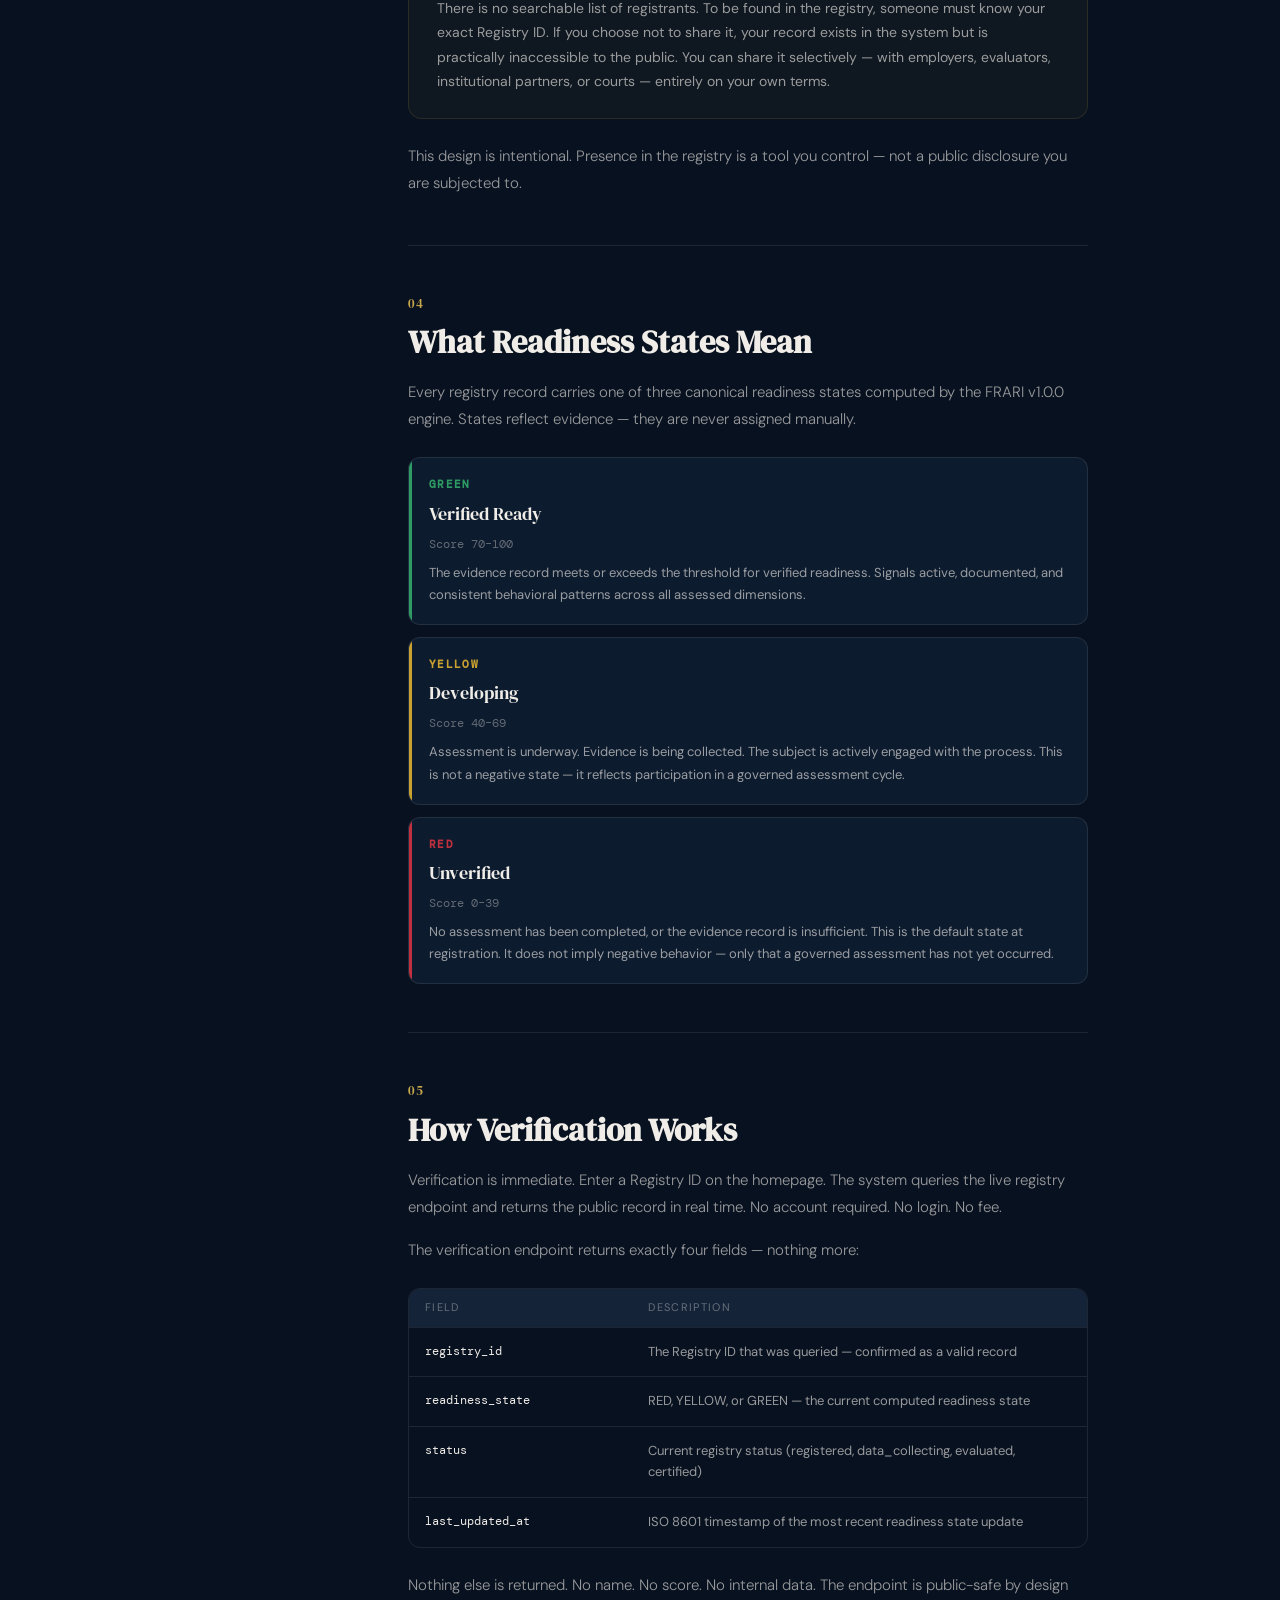
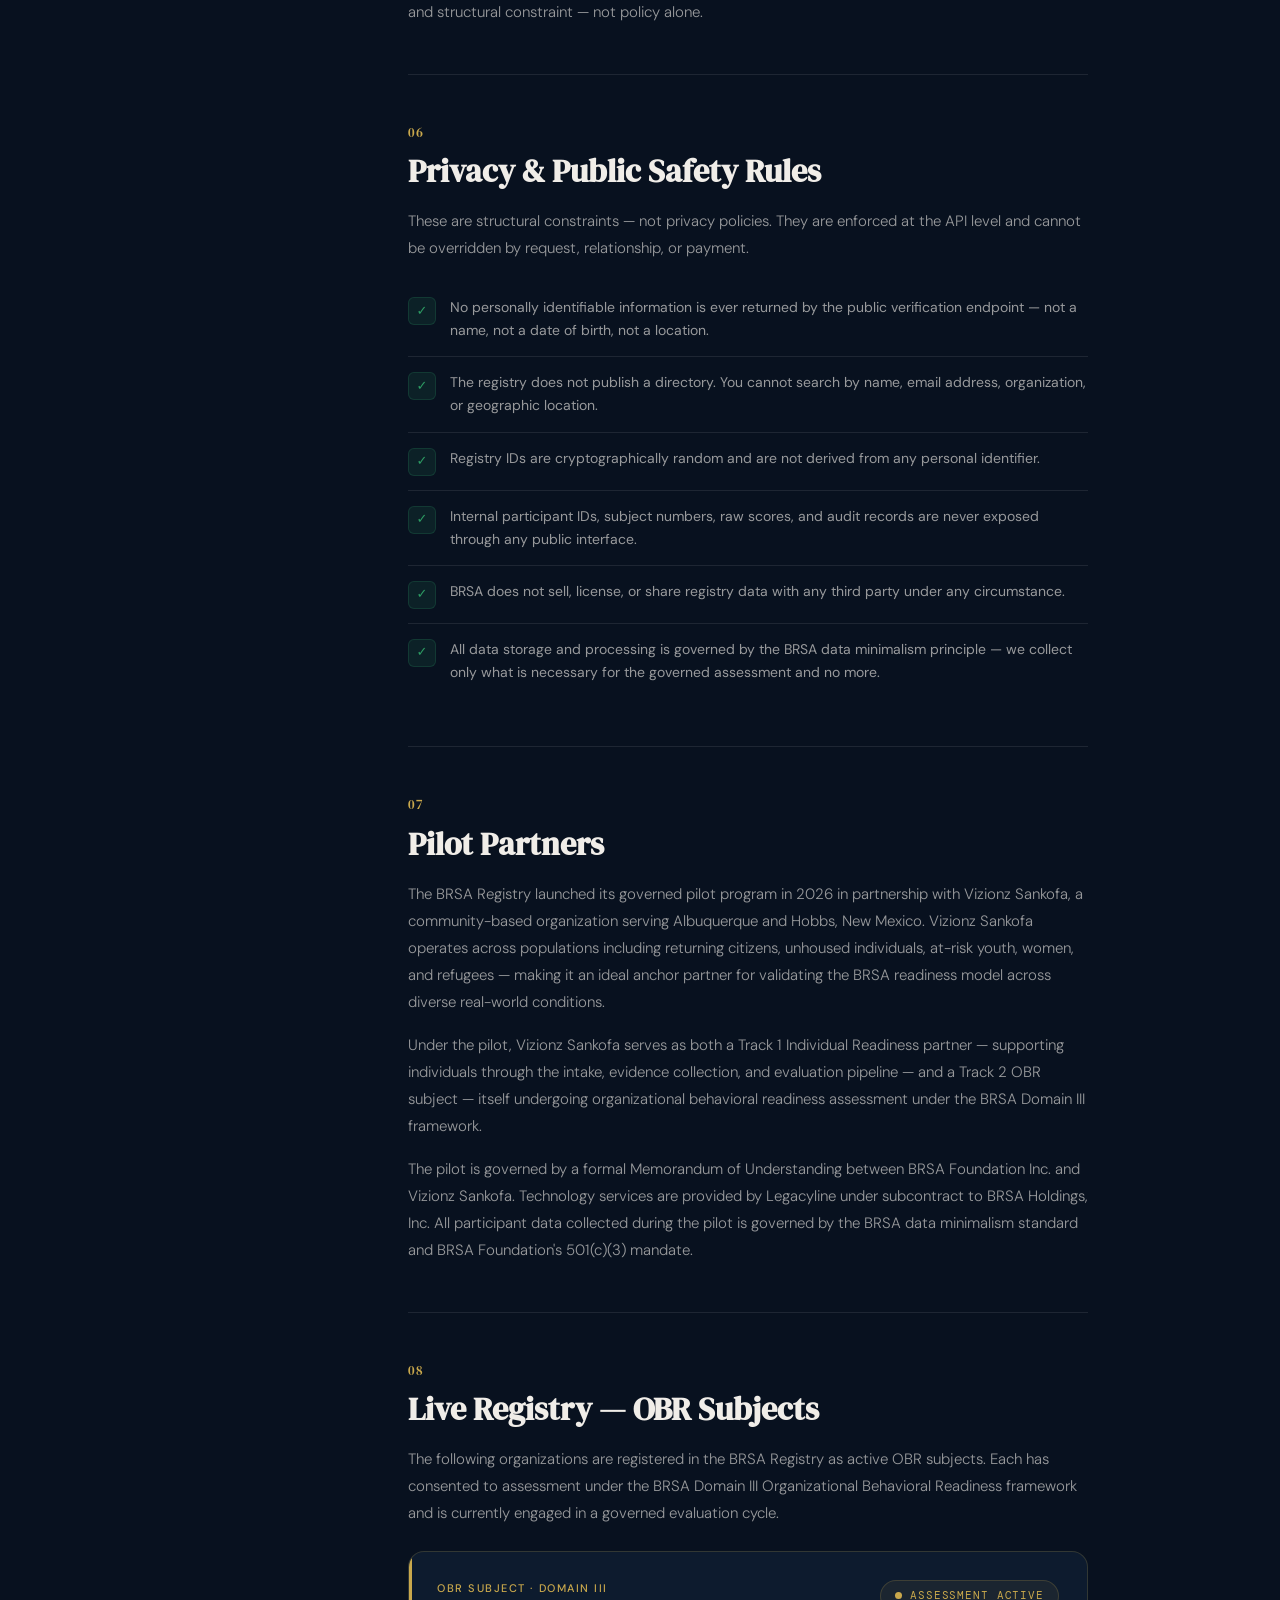
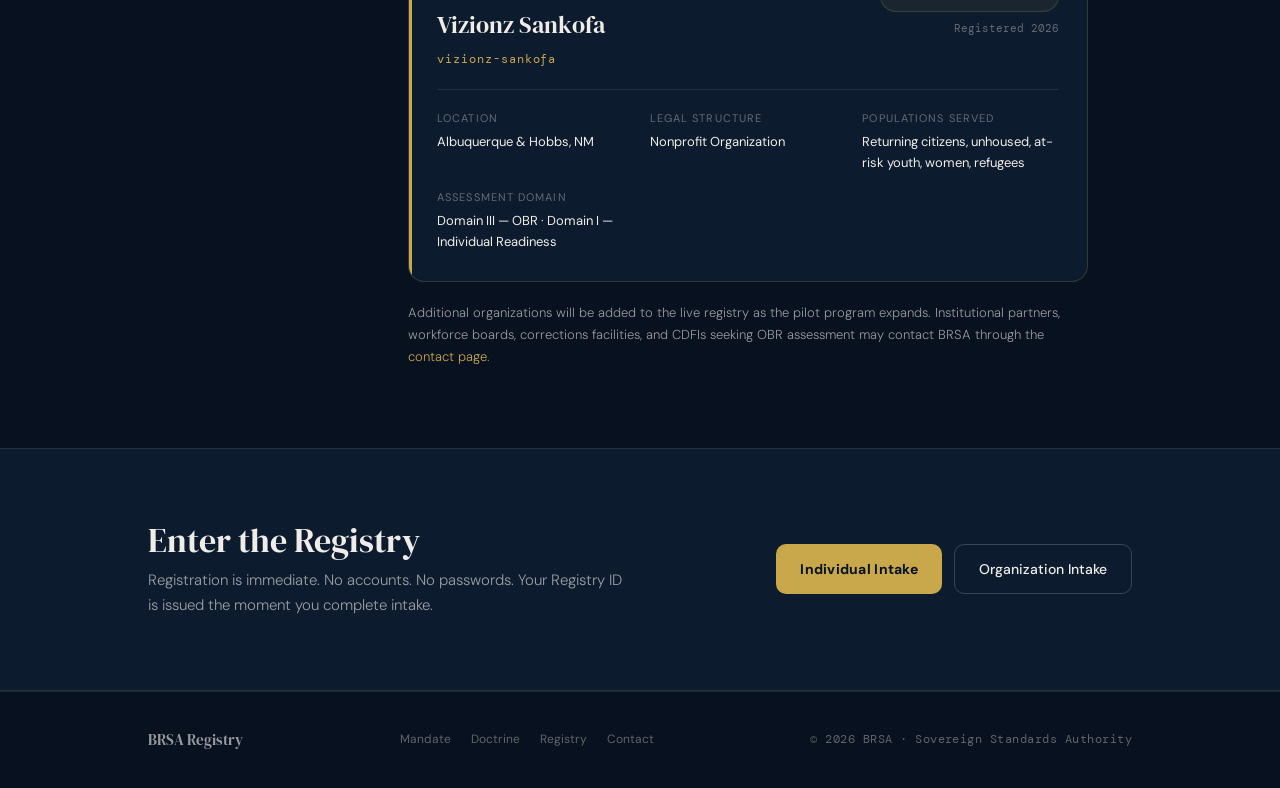
<file: registry.html>
<!doctype html>
<html lang="en">
<head>
  <meta charset="UTF-8" />
  <meta name="viewport" content="width=device-width,initial-scale=1" />
  <title>BRSA Registry — Registry Overview</title>
  <link rel="preconnect" href="https://fonts.googleapis.com" />
  <link rel="preconnect" href="https://fonts.gstatic.com" crossorigin />
  <link href="https://fonts.googleapis.com/css2?family=DM+Serif+Display:ital@0;1&family=DM+Sans:wght@300;400;500;600&family=DM+Mono:wght@400;500&display=swap" rel="stylesheet" />
  <link rel="stylesheet" href="assets/styles.css" />
  <style>
    .nav-seal {
      width: 36px; height: 36px; border-radius: 50%; overflow: hidden;
      flex-shrink: 0; border: 1.5px solid rgba(201,168,76,.4);
      box-shadow: 0 0 0 3px rgba(201,168,76,.08);
    }
    .nav-seal img { width: 100%; height: 100%; object-fit: cover; }

    .id-anatomy {
      display: flex; align-items: center; gap: 0;
      background: var(--navy2); border: 1px solid var(--line);
      border-radius: 14px; overflow: hidden; margin: 24px 0;
      flex-wrap: wrap;
    }
    .id-segment {
      flex: 1; min-width: 100px; padding: 20px 22px;
      border-right: 1px solid var(--line); position: relative;
    }
    .id-segment:last-child { border-right: none; }
    .id-segment-value {
      font-family: var(--mono); font-size: 22px; font-weight: 600;
      color: var(--gold); letter-spacing: .1em; margin-bottom: 8px;
    }
    .id-segment-label {
      font-size: 11px; color: var(--faint);
      text-transform: uppercase; letter-spacing: .1em;
    }
    .id-segment-desc {
      font-size: 12px; color: var(--dim); margin-top: 6px; line-height: 1.5;
    }

    .verify-table {
      border: 1px solid var(--line); border-radius: 12px;
      overflow: hidden; margin: 24px 0;
    }
    .verify-table-head {
      display: grid; grid-template-columns: 1fr 2fr;
      padding: 10px 16px; background: var(--navy3);
      font-size: 11px; letter-spacing: .12em;
      text-transform: uppercase; color: var(--faint); gap: 12px;
    }
    .verify-row {
      display: grid; grid-template-columns: 1fr 2fr;
      padding: 14px 16px; gap: 12px;
      border-top: 1px solid var(--line);
      font-size: 13px; color: var(--dim); align-items: start;
    }
    .verify-row:hover { background: rgba(255,255,255,.02); }

    .presence-callout {
      background: rgba(201,168,76,.04);
      border: 1px solid rgba(201,168,76,.14);
      border-radius: 14px; padding: 24px 28px; margin: 24px 0;
    }
    .presence-callout-title {
      font-family: var(--serif); font-size: 18px;
      color: var(--text); margin-bottom: 10px;
    }
    .presence-callout-body {
      font-size: 14px; color: var(--dim); line-height: 1.75;
    }

    .privacy-row {
      display: flex; gap: 14px; align-items: flex-start;
      padding: 14px 0; border-bottom: 1px solid var(--line);
    }
    .privacy-row:last-child { border-bottom: none; }
    .privacy-icon {
      width: 28px; height: 28px; border-radius: 6px; flex-shrink: 0;
      background: rgba(45,155,99,.12); border: 1px solid rgba(45,155,99,.2);
      display: flex; align-items: center; justify-content: center;
      font-size: 13px; margin-top: 1px; color: #2D9B63;
    }
    .privacy-text { font-size: 14px; color: var(--dim); line-height: 1.65; }

    .state-rows { display: flex; flex-direction: column; gap: 12px; margin: 24px 0; }
    .state-row {
      display: flex; gap: 16px; align-items: flex-start;
      background: var(--navy2); border: 1px solid var(--line);
      border-radius: 12px; padding: 18px 20px; overflow: hidden;
      position: relative;
    }
    .state-row::before {
      content: ''; position: absolute; left: 0; top: 0; bottom: 0; width: 3px;
    }
    .state-row.green::before { background: #2D9B63; }
    .state-row.yellow::before { background: #C9A130; }
    .state-row.red::before { background: #C0303F; }
    .state-row-label {
      font-family: var(--mono); font-size: 11px; font-weight: 700;
      letter-spacing: .12em; text-transform: uppercase; margin-bottom: 6px;
    }
    .state-row-label.green { color: #2D9B63; }
    .state-row-label.yellow { color: #C9A130; }
    .state-row-label.red { color: #C0303F; }
    .state-row-title { font-family: var(--serif); font-size: 18px; margin-bottom: 6px; }
    .state-row-score {
      font-family: var(--mono); font-size: 12px; color: var(--faint);
      margin-bottom: 8px;
    }
    .state-row-body { font-size: 13px; color: var(--dim); line-height: 1.7; }
  </style>
</head>
<body>

  <header class="nav">
    <div class="nav-inner">
      <a href="index.html" class="nav-brand">
        <div class="nav-seal">
          <img src="assets/logo-seal.png" alt="BRSA Seal" />
        </div>
        <div class="nav-wordmark">BRSA <span>Registry</span></div>
      </a>
      <nav class="nav-links">
        <a href="mandate.html" class="nav-link">Mandate</a>
        <a href="doctrine.html" class="nav-link">Doctrine</a>
        <a href="registry.html" class="nav-link active">Registry</a>
        <a href="contact.html" class="nav-link">Contact</a>
      </nav>
      <a href="onboard.html" class="nav-cta">Enter Registry</a>
      <button class="nav-mobile-btn" aria-label="Menu">
        <svg width="22" height="22" viewBox="0 0 22 22" fill="none">
          <path d="M3 6h16M3 11h16M3 16h16" stroke="currentColor" stroke-width="1.8" stroke-linecap="round"/>
        </svg>
      </button>
    </div>
  </header>

  <div class="page-hero">
    <div class="page-hero-inner">
      <div class="page-eyebrow">Public Explanation</div>
      <h1 class="page-title">The BRSA Registry</h1>
      <p class="page-sub">What the registry is, what a Registry ID represents, and how public verification works without exposing private data.</p>
    </div>
  </div>

  <div class="prose-wrap">
    <div class="prose-grid">
      <aside class="prose-toc">
        <div class="toc-label">On This Page</div>
        <nav>
          <a href="#what" class="toc-link">What the Registry Is</a>
          <a href="#id" class="toc-link">What an ID Represents</a>
          <a href="#presence" class="toc-link">Public Presence</a>
          <a href="#states" class="toc-link">Readiness States</a>
          <a href="#verify" class="toc-link">How Verification Works</a>
          <a href="#privacy" class="toc-link">Privacy Rules</a>
          <a href="#partners" class="toc-link">Pilot Partners</a>
          <a href="#live" class="toc-link">Live Registry</a>
        </nav>
      </aside>

      <article class="prose">

        <section id="what" class="prose-section">
          <div class="prose-section-num">01</div>
          <h2 class="prose-h2">What the Registry Is</h2>
          <p>The BRSA Registry is the authoritative public record of behavioral and organizational readiness. It is not a database of personal information. It is not a background check system. It is not a credit bureau.</p>
          <p>The registry contains one thing: a verified record of presence and standing. Every entry consists of a Registry ID, a readiness state, a status, and a timestamp. That is the entire public record.</p>
          <p>Behind that public record is a governed, auditable system of evidence collection, assessment, and scoring operating on the Legacyline platform. That system is internal. The public never sees it. The public only sees the outcome.</p>
        </section>

        <div class="prose-divider"></div>

        <section id="id" class="prose-section">
          <div class="prose-section-num">02</div>
          <h2 class="prose-h2">What a Registry ID Represents</h2>
          <p>A BRSA Registry ID is a permanent identifier issued at the moment of registration. It never changes. It is not tied to any personal identifier — not a name, not a Social Security number, not an email address.</p>

          <div class="id-anatomy">
            <div class="id-segment">
              <div class="id-segment-value">BRSA</div>
              <div class="id-segment-label">Authority</div>
              <div class="id-segment-desc">Issuing authority identifier. Fixed for all registry records.</div>
            </div>
            <div class="id-segment">
              <div class="id-segment-value">26</div>
              <div class="id-segment-label">Year</div>
              <div class="id-segment-desc">Two-digit year of issuance. Permanent — does not change on renewal.</div>
            </div>
            <div class="id-segment">
              <div class="id-segment-value">XXXXXXXX</div>
              <div class="id-segment-label">Identifier</div>
              <div class="id-segment-desc">8-character cryptographically random string. Excludes ambiguous characters I, O, 0, 1.</div>
            </div>
          </div>

          <p>A Registry ID represents three things simultaneously: that you entered the system voluntarily, that consent was recorded, and that a governed record of your presence exists. It does not represent a specific readiness level — that is communicated separately through the readiness state field.</p>
        </section>

        <div class="prose-divider"></div>

        <section id="presence" class="prose-section">
          <div class="prose-section-num">03</div>
          <h2 class="prose-h2">How Public Presence Works</h2>
          <p>Public presence is the principle that your registry record exists and can be verified by anyone who has your Registry ID. You control whether to share your ID.</p>

          <div class="presence-callout">
            <div class="presence-callout-title">BRSA does not publish a directory.</div>
            <div class="presence-callout-body">There is no searchable list of registrants. To be found in the registry, someone must know your exact Registry ID. If you choose not to share it, your record exists in the system but is practically inaccessible to the public. You can share it selectively — with employers, evaluators, institutional partners, or courts — entirely on your own terms.</div>
          </div>

          <p>This design is intentional. Presence in the registry is a tool you control — not a public disclosure you are subjected to.</p>
        </section>

        <div class="prose-divider"></div>

        <section id="states" class="prose-section">
          <div class="prose-section-num">04</div>
          <h2 class="prose-h2">What Readiness States Mean</h2>
          <p>Every registry record carries one of three canonical readiness states computed by the FRARI v1.0.0 engine. States reflect evidence — they are never assigned manually.</p>

          <div class="state-rows">
            <div class="state-row green">
              <div style="flex:1">
                <div class="state-row-label green">GREEN</div>
                <div class="state-row-title">Verified Ready</div>
                <div class="state-row-score">Score 70–100</div>
                <div class="state-row-body">The evidence record meets or exceeds the threshold for verified readiness. Signals active, documented, and consistent behavioral patterns across all assessed dimensions.</div>
              </div>
            </div>
            <div class="state-row yellow">
              <div style="flex:1">
                <div class="state-row-label yellow">YELLOW</div>
                <div class="state-row-title">Developing</div>
                <div class="state-row-score">Score 40–69</div>
                <div class="state-row-body">Assessment is underway. Evidence is being collected. The subject is actively engaged with the process. This is not a negative state — it reflects participation in a governed assessment cycle.</div>
              </div>
            </div>
            <div class="state-row red">
              <div style="flex:1">
                <div class="state-row-label red">RED</div>
                <div class="state-row-title">Unverified</div>
                <div class="state-row-score">Score 0–39</div>
                <div class="state-row-body">No assessment has been completed, or the evidence record is insufficient. This is the default state at registration. It does not imply negative behavior — only that a governed assessment has not yet occurred.</div>
              </div>
            </div>
          </div>
        </section>

        <div class="prose-divider"></div>

        <section id="verify" class="prose-section">
          <div class="prose-section-num">05</div>
          <h2 class="prose-h2">How Verification Works</h2>
          <p>Verification is immediate. Enter a Registry ID on the homepage. The system queries the live registry endpoint and returns the public record in real time. No account required. No login. No fee.</p>
          <p>The verification endpoint returns exactly four fields — nothing more:</p>

          <div class="verify-table">
            <div class="verify-table-head">
              <div>Field</div>
              <div>Description</div>
            </div>
            <div class="verify-row">
              <div class="mono-inline">registry_id</div>
              <div>The Registry ID that was queried — confirmed as a valid record</div>
            </div>
            <div class="verify-row">
              <div class="mono-inline">readiness_state</div>
              <div>RED, YELLOW, or GREEN — the current computed readiness state</div>
            </div>
            <div class="verify-row">
              <div class="mono-inline">status</div>
              <div>Current registry status (registered, data_collecting, evaluated, certified)</div>
            </div>
            <div class="verify-row">
              <div class="mono-inline">last_updated_at</div>
              <div>ISO 8601 timestamp of the most recent readiness state update</div>
            </div>
          </div>

          <p>Nothing else is returned. No name. No score. No internal data. The endpoint is public-safe by design and structural constraint — not policy alone.</p>
        </section>

        <div class="prose-divider"></div>

        <section id="privacy" class="prose-section">
          <div class="prose-section-num">06</div>
          <h2 class="prose-h2">Privacy & Public Safety Rules</h2>
          <p>These are structural constraints — not privacy policies. They are enforced at the API level and cannot be overridden by request, relationship, or payment.</p>

          <div style="margin-top: 20px;">
            <div class="privacy-row">
              <div class="privacy-icon">✓</div>
              <div class="privacy-text">No personally identifiable information is ever returned by the public verification endpoint — not a name, not a date of birth, not a location.</div>
            </div>
            <div class="privacy-row">
              <div class="privacy-icon">✓</div>
              <div class="privacy-text">The registry does not publish a directory. You cannot search by name, email address, organization, or geographic location.</div>
            </div>
            <div class="privacy-row">
              <div class="privacy-icon">✓</div>
              <div class="privacy-text">Registry IDs are cryptographically random and are not derived from any personal identifier.</div>
            </div>
            <div class="privacy-row">
              <div class="privacy-icon">✓</div>
              <div class="privacy-text">Internal participant IDs, subject numbers, raw scores, and audit records are never exposed through any public interface.</div>
            </div>
            <div class="privacy-row">
              <div class="privacy-icon">✓</div>
              <div class="privacy-text">BRSA does not sell, license, or share registry data with any third party under any circumstance.</div>
            </div>
            <div class="privacy-row">
              <div class="privacy-icon">✓</div>
              <div class="privacy-text">All data storage and processing is governed by the BRSA data minimalism principle — we collect only what is necessary for the governed assessment and no more.</div>
            </div>
          </div>
        </section>
<div class="prose-divider"></div>

        <section id="partners" class="prose-section">
          <div class="prose-section-num">07</div>
          <h2 class="prose-h2">Pilot Partners</h2>
          <p>The BRSA Registry launched its governed pilot program in 2026 in partnership with Vizionz Sankofa, a community-based organization serving Albuquerque and Hobbs, New Mexico. Vizionz Sankofa operates across populations including returning citizens, unhoused individuals, at-risk youth, women, and refugees — making it an ideal anchor partner for validating the BRSA readiness model across diverse real-world conditions.</p>
          <p>Under the pilot, Vizionz Sankofa serves as both a Track 1 Individual Readiness partner — supporting individuals through the intake, evidence collection, and evaluation pipeline — and a Track 2 OBR subject — itself undergoing organizational behavioral readiness assessment under the BRSA Domain III framework.</p>
          <p>The pilot is governed by a formal Memorandum of Understanding between BRSA Foundation Inc. and Vizionz Sankofa. Technology services are provided by Legacyline under subcontract to BRSA Holdings, Inc. All participant data collected during the pilot is governed by the BRSA data minimalism standard and BRSA Foundation's 501(c)(3) mandate.</p>
        </section>

        <div class="prose-divider"></div>

        <section id="live" class="prose-section">
          <div class="prose-section-num">08</div>
          <h2 class="prose-h2">Live Registry — OBR Subjects</h2>
          <p>The following organizations are registered in the BRSA Registry as active OBR subjects. Each has consented to assessment under the BRSA Domain III Organizational Behavioral Readiness framework and is currently engaged in a governed evaluation cycle.</p>

          <div style="margin-top: 24px;">
            <div style="background: var(--navy2); border: 1px solid rgba(201,168,76,.2); border-radius: 16px; padding: 28px 28px; position: relative; overflow: hidden;">
              <div style="position: absolute; top: 0; left: 0; width: 3px; height: 100%; background: var(--gold);"></div>
              <div style="display: flex; justify-content: space-between; align-items: flex-start; flex-wrap: wrap; gap: 16px; margin-bottom: 20px;">
                <div>
                  <div style="font-size: 11px; letter-spacing: .14em; text-transform: uppercase; color: var(--gold); margin-bottom: 8px; font-weight: 500;">OBR Subject · Domain III</div>
                  <div style="font-family: var(--serif); font-size: 24px; color: var(--text); margin-bottom: 6px;">Vizionz Sankofa</div>
                  <div style="font-family: var(--mono); font-size: 12px; color: var(--gold); letter-spacing: .08em;">vizionz-sankofa</div>
                </div>
                <div style="display: flex; flex-direction: column; align-items: flex-end; gap: 8px;">
                  <div style="display: inline-flex; align-items: center; gap: 8px; background: rgba(201,168,76,.08); border: 1px solid rgba(201,168,76,.2); border-radius: 20px; padding: 6px 14px;">
                    <div style="width: 7px; height: 7px; border-radius: 50%; background: var(--gold);"></div>
                    <div style="font-family: var(--mono); font-size: 11px; color: var(--gold); letter-spacing: .08em;">ASSESSMENT ACTIVE</div>
                  </div>
                  <div style="font-family: var(--mono); font-size: 11px; color: var(--faint);">Registered 2026</div>
                </div>
              </div>

              <div style="display: grid; grid-template-columns: repeat(auto-fit, minmax(160px, 1fr)); gap: 16px; padding-top: 20px; border-top: 1px solid var(--line);">
                <div>
                  <div style="font-size: 11px; text-transform: uppercase; letter-spacing: .1em; color: var(--faint); margin-bottom: 4px;">Location</div>
                  <div style="font-size: 13px; color: var(--text);">Albuquerque & Hobbs, NM</div>
                </div>
                <div>
                  <div style="font-size: 11px; text-transform: uppercase; letter-spacing: .1em; color: var(--faint); margin-bottom: 4px;">Legal Structure</div>
                  <div style="font-size: 13px; color: var(--text);">Nonprofit Organization</div>
                </div>
                <div>
                  <div style="font-size: 11px; text-transform: uppercase; letter-spacing: .1em; color: var(--faint); margin-bottom: 4px;">Populations Served</div>
                  <div style="font-size: 13px; color: var(--text);">Returning citizens, unhoused, at-risk youth, women, refugees</div>
                </div>
                <div>
                  <div style="font-size: 11px; text-transform: uppercase; letter-spacing: .1em; color: var(--faint); margin-bottom: 4px;">Assessment Domain</div>
                  <div style="font-size: 13px; color: var(--text);">Domain III — OBR · Domain I — Individual Readiness</div>
                </div>
              </div>
            </div>
          </div>

          <p style="margin-top: 20px; font-size: 13px; color: var(--dim); line-height: 1.7;">Additional organizations will be added to the live registry as the pilot program expands. Institutional partners, workforce boards, corrections facilities, and CDFIs seeking OBR assessment may contact BRSA through the <a href="contact.html" style="color: var(--gold);">contact page</a>.</p>
        </section>

      </article>
      </article>
    </div>
  </div>

  <section class="cta-band">
    <div class="cta-band-inner">
      <div class="cta-band-text">
        <div class="cta-band-title">Enter the Registry</div>
        <p class="cta-band-sub">Registration is immediate. No accounts. No passwords. Your Registry ID is issued the moment you complete intake.</p>
      </div>
      <div class="cta-band-actions">
        <a href="onboard.html" class="btn-gold">Individual Intake</a>
        <a href="org-onboard.html" class="btn-outline">Organization Intake</a>
      </div>
    </div>
  </section>

  <footer class="footer">
    <div class="footer-inner">
      <div class="footer-brand">BRSA Registry</div>
      <div class="footer-links">
        <a href="mandate.html" class="footer-link">Mandate</a>
        <a href="doctrine.html" class="footer-link">Doctrine</a>
        <a href="registry.html" class="footer-link">Registry</a>
        <a href="contact.html" class="footer-link">Contact</a>
      </div>
      <div class="footer-legal">© 2026 BRSA · Sovereign Standards Authority</div>
    </div>
  </footer>

</body>
                  </html>
</file>
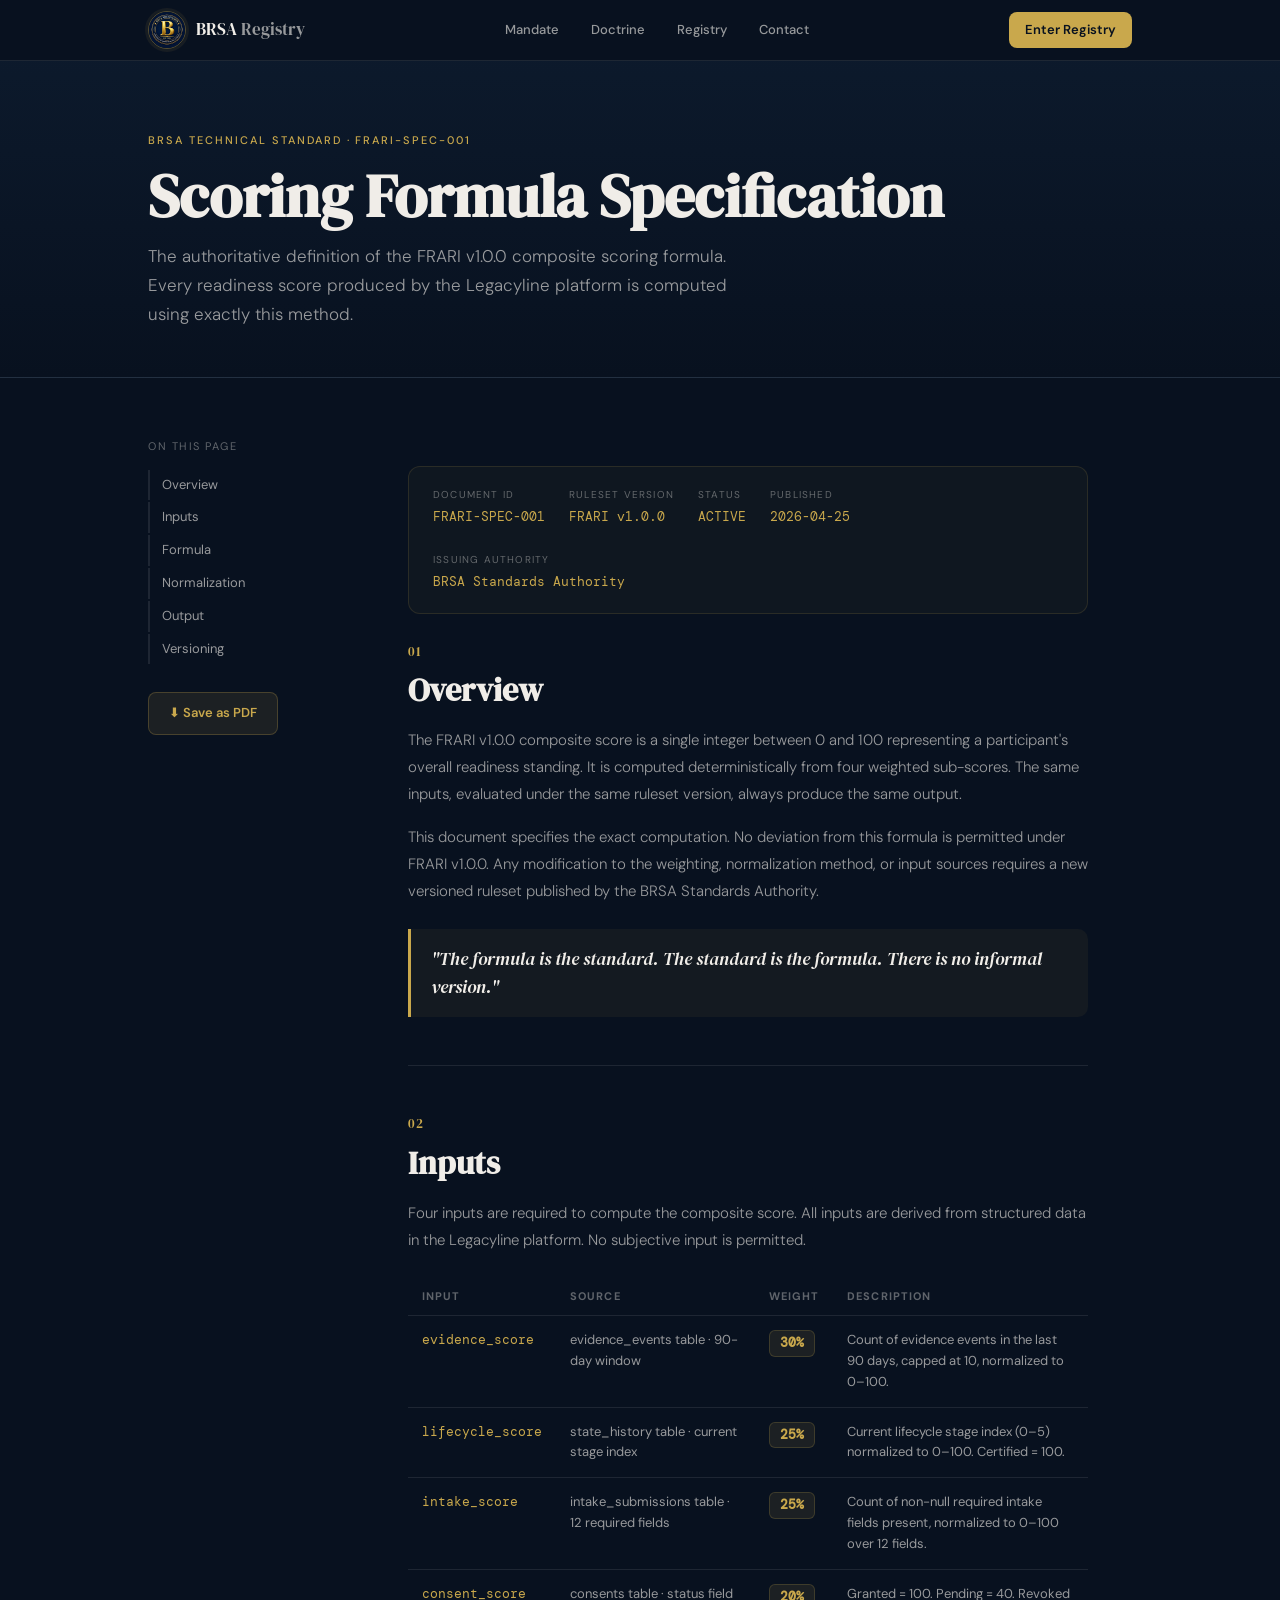
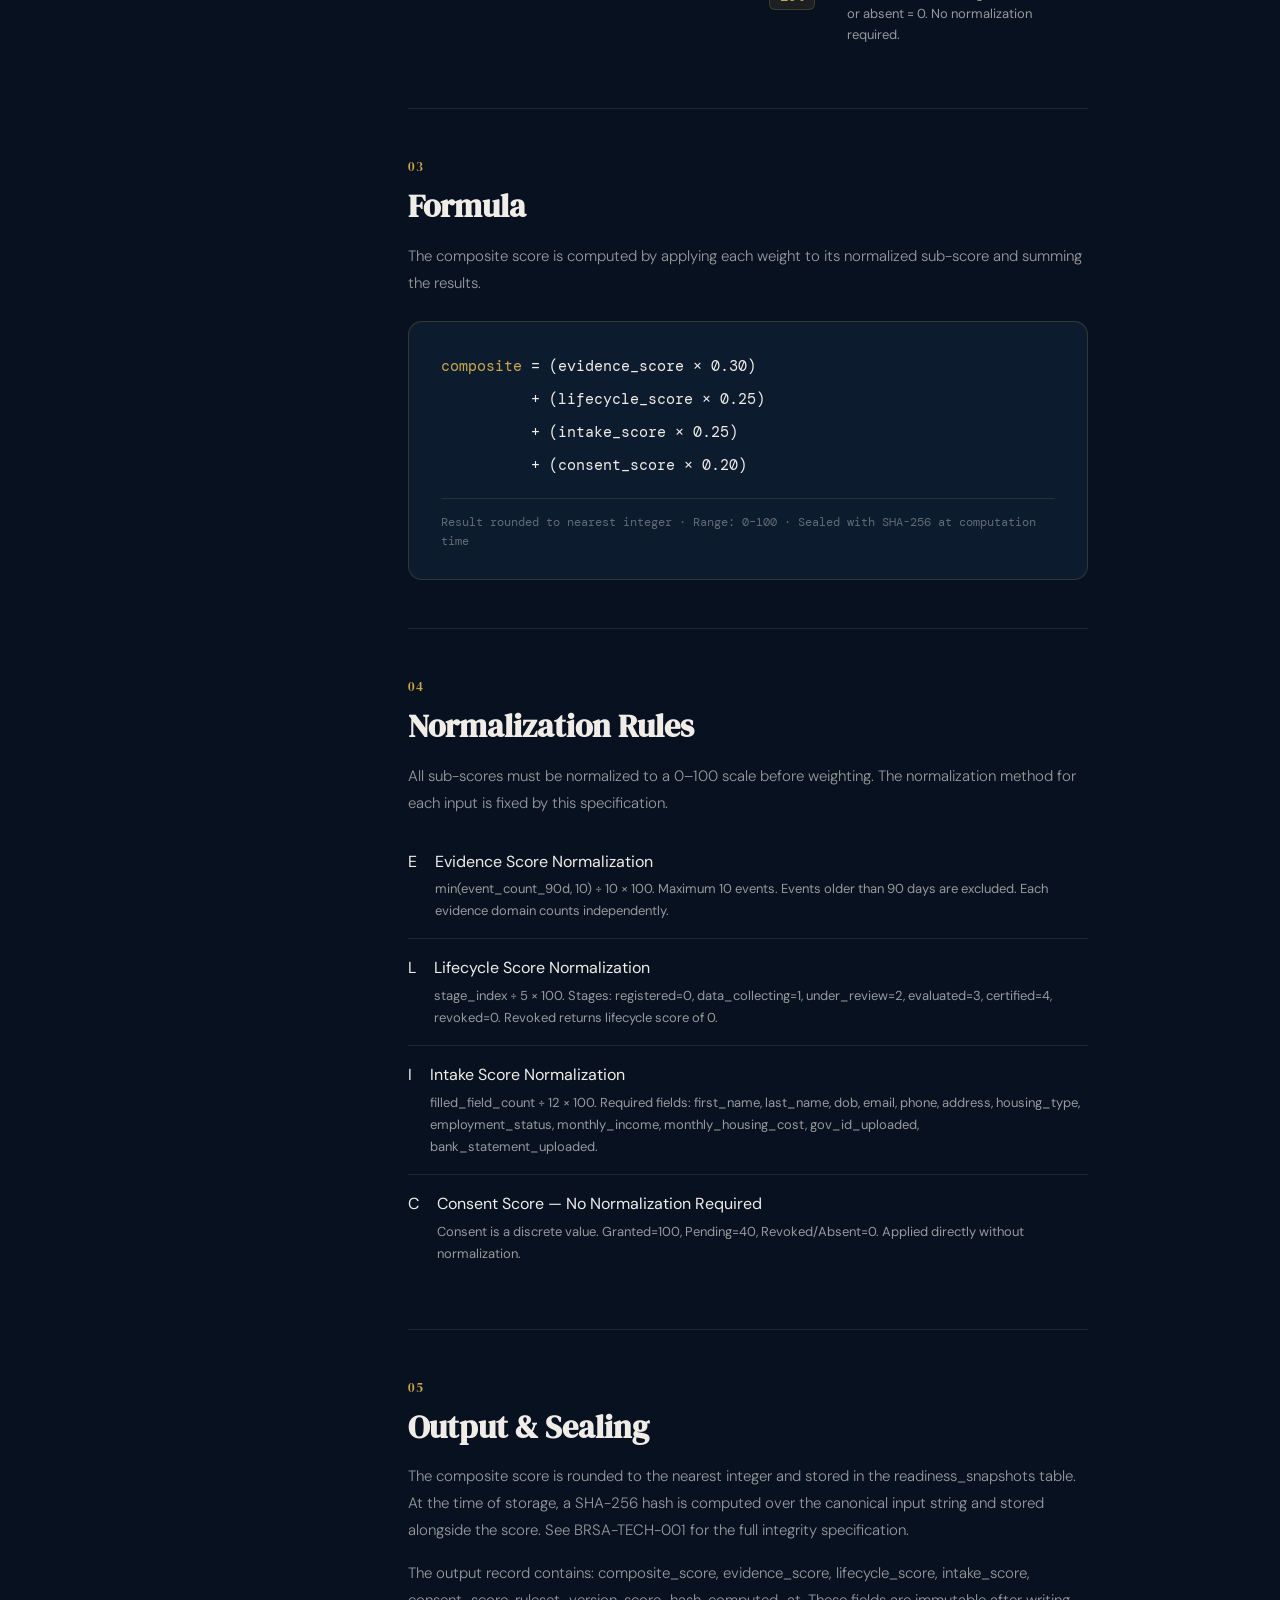
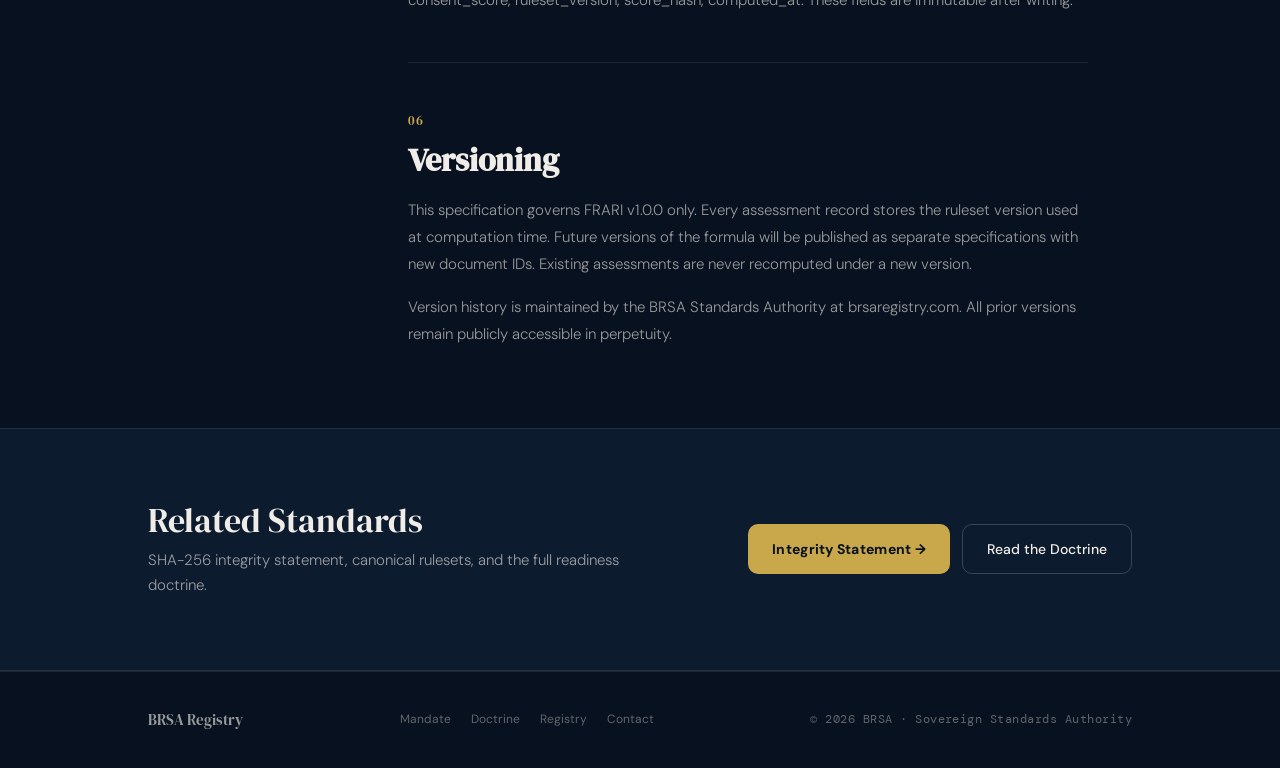
<file: scoring-formula.html>
<!doctype html>
<html lang="en">
<head>
  <meta charset="UTF-8" />
  <meta name="viewport" content="width=device-width,initial-scale=1" />
  <title>BRSA · FRARI Scoring Formula Specification</title>
  <link rel="preconnect" href="https://fonts.googleapis.com" />
  <link rel="preconnect" href="https://fonts.gstatic.com" crossorigin />
  <link href="https://fonts.googleapis.com/css2?family=DM+Serif+Display:ital@0;1&family=DM+Sans:wght@300;400;500;600&family=DM+Mono:wght@400;500&display=swap" rel="stylesheet" />
  <link rel="stylesheet" href="assets/styles.css" />
  <style>
    .nav-seal { width: 38px; height: 38px; border-radius: 50%; overflow: hidden; flex-shrink: 0; border: 1.5px solid rgba(201,168,76,.4); box-shadow: 0 0 0 3px rgba(201,168,76,.08); }
    .nav-seal img { width: 100%; height: 100%; object-fit: cover; }
    .doc-meta { display: flex; flex-wrap: wrap; gap: 24px; margin: 28px 0; padding: 20px 24px; background: rgba(201,168,76,.04); border: 1px solid rgba(201,168,76,.14); border-radius: 12px; }
    .doc-meta-item { display: flex; flex-direction: column; gap: 4px; }
    .doc-meta-label { font-size: 10px; text-transform: uppercase; letter-spacing: .12em; color: var(--faint); }
    .doc-meta-value { font-family: var(--mono); font-size: 13px; color: var(--gold); }
    .formula-block { background: var(--navy2); border: 1px solid rgba(201,168,76,.2); border-radius: 14px; padding: 28px 32px; margin: 24px 0; }
    .formula-line { font-family: var(--mono); font-size: 15px; color: var(--text); line-height: 2.2; }
    .formula-line span { color: var(--gold); }
    .input-table { width: 100%; border-collapse: collapse; margin: 24px 0; }
    .input-table th { text-align: left; font-size: 11px; text-transform: uppercase; letter-spacing: .1em; color: var(--faint); padding: 10px 14px; border-bottom: 1px solid var(--line); }
    .input-table td { padding: 14px; border-bottom: 1px solid var(--line); font-size: 13px; color: var(--dim); vertical-align: top; }
    .input-table td:first-child { font-family: var(--mono); color: var(--gold); white-space: nowrap; }
    .input-table tr:last-child td { border-bottom: none; }
    .weight-badge { display: inline-block; font-family: var(--mono); font-size: 13px; font-weight: 600; color: var(--gold); background: rgba(201,168,76,.1); border: 1px solid rgba(201,168,76,.2); border-radius: 6px; padding: 2px 10px; }
    .print-btn { display: inline-flex; align-items: center; gap: 8px; padding: 10px 20px; border-radius: 8px; background: rgba(201,168,76,.1); border: 1px solid rgba(201,168,76,.25); color: var(--gold); font-size: 13px; font-weight: 600; cursor: pointer; text-decoration: none; }
    .print-btn:hover { background: rgba(201,168,76,.15); }
    @media print { .nav, .print-btn, .cta-band, .footer { display: none !important; } body { background: white; color: black; } }
  </style>
</head>
<body>

  <header class="nav">
    <div class="nav-inner">
      <a href="index.html" class="nav-brand">
        <div class="nav-seal"><img src="assets/logo-seal.png" alt="BRSA Seal" /></div>
        <div class="nav-wordmark">BRSA <span>Registry</span></div>
      </a>
      <nav class="nav-links">
        <a href="mandate.html" class="nav-link">Mandate</a>
        <a href="doctrine.html" class="nav-link">Doctrine</a>
        <a href="registry.html" class="nav-link">Registry</a>
        <a href="contact.html" class="nav-link">Contact</a>
      </nav>
      <a href="onboard.html" class="nav-cta">Enter Registry</a>
      <button class="nav-mobile-btn" aria-label="Menu">
        <svg width="22" height="22" viewBox="0 0 22 22" fill="none">
          <path d="M3 6h16M3 11h16M3 16h16" stroke="currentColor" stroke-width="1.8" stroke-linecap="round"/>
        </svg>
      </button>
    </div>
  </header>

  <div class="page-hero">
    <div class="page-hero-inner">
      <div class="page-eyebrow">BRSA Technical Standard · FRARI-SPEC-001</div>
      <h1 class="page-title">Scoring Formula Specification</h1>
      <p class="page-sub">The authoritative definition of the FRARI v1.0.0 composite scoring formula. Every readiness score produced by the Legacyline platform is computed using exactly this method.</p>
    </div>
  </div>

  <div class="prose-wrap">
    <div class="prose-grid">
      <aside class="prose-toc">
        <div class="toc-label">On This Page</div>
        <nav>
          <a href="#overview" class="toc-link">Overview</a>
          <a href="#inputs" class="toc-link">Inputs</a>
          <a href="#formula" class="toc-link">Formula</a>
          <a href="#normalization" class="toc-link">Normalization</a>
          <a href="#output" class="toc-link">Output</a>
          <a href="#versioning" class="toc-link">Versioning</a>
        </nav>
        <div style="margin-top: 28px;">
          <a href="#" onclick="window.print(); return false;" class="print-btn">⬇ Save as PDF</a>
        </div>
      </aside>

      <article class="prose">

        <div class="doc-meta">
          <div class="doc-meta-item">
            <div class="doc-meta-label">Document ID</div>
            <div class="doc-meta-value">FRARI-SPEC-001</div>
          </div>
          <div class="doc-meta-item">
            <div class="doc-meta-label">Ruleset Version</div>
            <div class="doc-meta-value">FRARI v1.0.0</div>
          </div>
          <div class="doc-meta-item">
            <div class="doc-meta-label">Status</div>
            <div class="doc-meta-value">ACTIVE</div>
          </div>
          <div class="doc-meta-item">
            <div class="doc-meta-label">Published</div>
            <div class="doc-meta-value">2026-04-25</div>
          </div>
          <div class="doc-meta-item">
            <div class="doc-meta-label">Issuing Authority</div>
            <div class="doc-meta-value">BRSA Standards Authority</div>
          </div>
        </div>

        <section id="overview" class="prose-section">
          <div class="prose-section-num">01</div>
          <h2 class="prose-h2">Overview</h2>
          <p>The FRARI v1.0.0 composite score is a single integer between 0 and 100 representing a participant's overall readiness standing. It is computed deterministically from four weighted sub-scores. The same inputs, evaluated under the same ruleset version, always produce the same output.</p>
          <p>This document specifies the exact computation. No deviation from this formula is permitted under FRARI v1.0.0. Any modification to the weighting, normalization method, or input sources requires a new versioned ruleset published by the BRSA Standards Authority.</p>
          <blockquote class="prose-quote">"The formula is the standard. The standard is the formula. There is no informal version."</blockquote>
        </section>

        <div class="prose-divider"></div>

        <section id="inputs" class="prose-section">
          <div class="prose-section-num">02</div>
          <h2 class="prose-h2">Inputs</h2>
          <p>Four inputs are required to compute the composite score. All inputs are derived from structured data in the Legacyline platform. No subjective input is permitted.</p>
          <table class="input-table">
            <thead>
              <tr>
                <th>Input</th>
                <th>Source</th>
                <th>Weight</th>
                <th>Description</th>
              </tr>
            </thead>
            <tbody>
              <tr>
                <td>evidence_score</td>
                <td>evidence_events table · 90-day window</td>
                <td><span class="weight-badge">30%</span></td>
                <td>Count of evidence events in the last 90 days, capped at 10, normalized to 0–100.</td>
              </tr>
              <tr>
                <td>lifecycle_score</td>
                <td>state_history table · current stage index</td>
                <td><span class="weight-badge">25%</span></td>
                <td>Current lifecycle stage index (0–5) normalized to 0–100. Certified = 100.</td>
              </tr>
              <tr>
                <td>intake_score</td>
                <td>intake_submissions table · 12 required fields</td>
                <td><span class="weight-badge">25%</span></td>
                <td>Count of non-null required intake fields present, normalized to 0–100 over 12 fields.</td>
              </tr>
              <tr>
                <td>consent_score</td>
                <td>consents table · status field</td>
                <td><span class="weight-badge">20%</span></td>
                <td>Granted = 100. Pending = 40. Revoked or absent = 0. No normalization required.</td>
              </tr>
            </tbody>
          </table>
        </section>

        <div class="prose-divider"></div>

        <section id="formula" class="prose-section">
          <div class="prose-section-num">03</div>
          <h2 class="prose-h2">Formula</h2>
          <p>The composite score is computed by applying each weight to its normalized sub-score and summing the results.</p>
          <div class="formula-block">
            <div class="formula-line"><span>composite</span> = (evidence_score  × 0.30)</div>
            <div class="formula-line">&nbsp;&nbsp;&nbsp;&nbsp;&nbsp;&nbsp;&nbsp;&nbsp;&nbsp;&nbsp;+ (lifecycle_score × 0.25)</div>
            <div class="formula-line">&nbsp;&nbsp;&nbsp;&nbsp;&nbsp;&nbsp;&nbsp;&nbsp;&nbsp;&nbsp;+ (intake_score    × 0.25)</div>
            <div class="formula-line">&nbsp;&nbsp;&nbsp;&nbsp;&nbsp;&nbsp;&nbsp;&nbsp;&nbsp;&nbsp;+ (consent_score   × 0.20)</div>
            <div style="margin-top: 16px; padding-top: 14px; border-top: 1px solid rgba(201,168,76,.15); font-family: var(--mono); font-size: 12px; color: var(--faint);">
              Result rounded to nearest integer · Range: 0–100 · Sealed with SHA-256 at computation time
            </div>
          </div>
        </section>

        <div class="prose-divider"></div>

        <section id="normalization" class="prose-section">
          <div class="prose-section-num">04</div>
          <h2 class="prose-h2">Normalization Rules</h2>
          <p>All sub-scores must be normalized to a 0–100 scale before weighting. The normalization method for each input is fixed by this specification.</p>
          <div class="indicator-row" style="display:flex;gap:18px;padding:16px 0;border-bottom:1px solid var(--line);align-items:flex-start;">
            <div class="indicator-num">E</div>
            <div>
              <div class="indicator-name">Evidence Score Normalization</div>
              <div class="indicator-body" style="font-size:13px;color:var(--dim);line-height:1.7;margin-top:4px;">min(event_count_90d, 10) ÷ 10 × 100. Maximum 10 events. Events older than 90 days are excluded. Each evidence domain counts independently.</div>
            </div>
          </div>
          <div class="indicator-row" style="display:flex;gap:18px;padding:16px 0;border-bottom:1px solid var(--line);align-items:flex-start;">
            <div class="indicator-num">L</div>
            <div>
              <div class="indicator-name">Lifecycle Score Normalization</div>
              <div class="indicator-body" style="font-size:13px;color:var(--dim);line-height:1.7;margin-top:4px;">stage_index ÷ 5 × 100. Stages: registered=0, data_collecting=1, under_review=2, evaluated=3, certified=4, revoked=0. Revoked returns lifecycle score of 0.</div>
            </div>
          </div>
          <div class="indicator-row" style="display:flex;gap:18px;padding:16px 0;border-bottom:1px solid var(--line);align-items:flex-start;">
            <div class="indicator-num">I</div>
            <div>
              <div class="indicator-name">Intake Score Normalization</div>
              <div class="indicator-body" style="font-size:13px;color:var(--dim);line-height:1.7;margin-top:4px;">filled_field_count ÷ 12 × 100. Required fields: first_name, last_name, dob, email, phone, address, housing_type, employment_status, monthly_income, monthly_housing_cost, gov_id_uploaded, bank_statement_uploaded.</div>
            </div>
          </div>
          <div class="indicator-row" style="display:flex;gap:18px;padding:16px 0;align-items:flex-start;">
            <div class="indicator-num">C</div>
            <div>
              <div class="indicator-name">Consent Score — No Normalization Required</div>
              <div class="indicator-body" style="font-size:13px;color:var(--dim);line-height:1.7;margin-top:4px;">Consent is a discrete value. Granted=100, Pending=40, Revoked/Absent=0. Applied directly without normalization.</div>
            </div>
          </div>
        </section>

        <div class="prose-divider"></div>

        <section id="output" class="prose-section">
          <div class="prose-section-num">05</div>
          <h2 class="prose-h2">Output & Sealing</h2>
          <p>The composite score is rounded to the nearest integer and stored in the readiness_snapshots table. At the time of storage, a SHA-256 hash is computed over the canonical input string and stored alongside the score. See BRSA-TECH-001 for the full integrity specification.</p>
          <p>The output record contains: composite_score, evidence_score, lifecycle_score, intake_score, consent_score, ruleset_version, score_hash, computed_at. These fields are immutable after writing.</p>
        </section>

        <div class="prose-divider"></div>

        <section id="versioning" class="prose-section">
          <div class="prose-section-num">06</div>
          <h2 class="prose-h2">Versioning</h2>
          <p>This specification governs FRARI v1.0.0 only. Every assessment record stores the ruleset version used at computation time. Future versions of the formula will be published as separate specifications with new document IDs. Existing assessments are never recomputed under a new version.</p>
          <p>Version history is maintained by the BRSA Standards Authority at brsaregistry.com. All prior versions remain publicly accessible in perpetuity.</p>
        </section>

      </article>
    </div>
  </div>

  <section class="cta-band">
    <div class="cta-band-inner">
      <div class="cta-band-text">
        <div class="cta-band-title">Related Standards</div>
        <p class="cta-band-sub">SHA-256 integrity statement, canonical rulesets, and the full readiness doctrine.</p>
      </div>
      <div class="cta-band-actions">
        <a href="integrity-statement.html" class="btn-gold">Integrity Statement →</a>
        <a href="doctrine.html" class="btn-outline">Read the Doctrine</a>
      </div>
    </div>
  </section>

  <footer class="footer">
    <div class="footer-inner">
      <div class="footer-brand">BRSA Registry</div>
      <div class="footer-links">
        <a href="mandate.html" class="footer-link">Mandate</a>
        <a href="doctrine.html" class="footer-link">Doctrine</a>
        <a href="registry.html" class="footer-link">Registry</a>
        <a href="contact.html" class="footer-link">Contact</a>
      </div>
      <div class="footer-legal">© 2026 BRSA · Sovereign Standards Authority</div>
    </div>
  </footer>

</body>
  </html>
</file>
<file: assets/styles.css>
/* ── BRSA REGISTRY — SHARED STYLESHEET ──────────────────────── */
:root {
  --navy:   #08111F;
  --navy2:  #0D1B2E;
  --navy3:  #142338;
  --line:   rgba(255,255,255,.09);
  --text:   #F0EDE8;
  --dim:    rgba(240,237,232,.62);
  --faint:  rgba(240,237,232,.38);
  --gold:   #C9A84C;
  --green:  #2D7D52;
  --yellow: #9B7A1A;
  --red:    #8B2535;

  --serif: "DM Serif Display", Georgia, serif;
  --sans:  "DM Sans", system-ui, -apple-system, sans-serif;
  --mono:  "DM Mono", ui-monospace, monospace;

  --max: 1080px;
  --pad: clamp(18px, 5vw, 48px);
}

*, *::before, *::after { box-sizing: border-box; margin: 0; padding: 0; }
html { scroll-behavior: smooth; }
body {
  background: var(--navy);
  color: var(--text);
  font-family: var(--sans);
  font-size: 16px;
  line-height: 1.6;
  -webkit-font-smoothing: antialiased;
  overflow-x: hidden;
}
a { color: inherit; text-decoration: none; }
button { font-family: var(--sans); cursor: pointer; }

/* ── NAV ─────────────────────────────────────────────────────── */
.nav {
  position: fixed; top: 0; left: 0; right: 0; z-index: 100;
  border-bottom: 1px solid var(--line);
  background: rgba(8,17,31,.9);
  backdrop-filter: blur(16px);
  -webkit-backdrop-filter: blur(16px);
}
.nav-inner {
  max-width: var(--max); margin: 0 auto;
  padding: 0 var(--pad); height: 60px;
  display: flex; align-items: center; justify-content: space-between; gap: 20px;
}
.nav-brand { display: flex; align-items: center; gap: 10px; }
.nav-mark {
  width: 32px; height: 32px; border-radius: 8px;
  background: linear-gradient(135deg, var(--gold), #8B6914);
  display: flex; align-items: center; justify-content: center;
  font-family: var(--serif); font-size: 14px;
  color: var(--navy); flex-shrink: 0;
}
.nav-wordmark { font-family: var(--serif); font-size: 17px; color: var(--text); }
.nav-wordmark span { color: var(--dim); }
.nav-links { display: flex; align-items: center; gap: 4px; }
.nav-link {
  padding: 7px 14px; border-radius: 8px;
  font-size: 13px; font-weight: 500; color: var(--dim);
  transition: color .15s, background .15s; white-space: nowrap;
}
.nav-link:hover { color: var(--text); background: rgba(255,255,255,.06); }
.nav-link.active { color: var(--text); }
.nav-cta {
  padding: 8px 16px; border-radius: 8px;
  background: var(--gold); color: var(--navy);
  font-size: 13px; font-weight: 600;
  transition: opacity .15s; white-space: nowrap;
}
.nav-cta:hover { opacity: .88; }
.nav-mobile-btn {
  display: none; background: none; border: none;
  padding: 8px; color: var(--text);
}
@media (max-width: 720px) {
  .nav-links { display: none; }
  .nav-cta { display: none; }
  .nav-mobile-btn { display: flex; }
}

/* ── PAGE HERO (inner pages) ─────────────────────────────────── */
.page-hero {
  padding-top: 60px;
  border-bottom: 1px solid var(--line);
  background: linear-gradient(180deg, var(--navy2) 0%, var(--navy) 100%);
}
.page-hero-inner {
  max-width: var(--max); margin: 0 auto;
  padding: clamp(48px,8vh,96px) var(--pad) 48px;
}
.page-eyebrow {
  font-size: 11px; letter-spacing: .18em; text-transform: uppercase;
  color: var(--gold); font-weight: 500; margin-bottom: 14px;
}
.page-title {
  font-family: var(--serif);
  font-size: clamp(32px,5vw,60px);
  line-height: 1.08; margin-bottom: 14px;
}
.page-sub {
  color: var(--dim); font-size: 17px;
  max-width: 600px; line-height: 1.7; font-weight: 300;
}

/* ── PROSE LAYOUT ────────────────────────────────────────────── */
.prose-wrap { max-width: var(--max); margin: 0 auto; padding: 60px var(--pad) 80px; }
.prose-grid {
  display: grid;
  grid-template-columns: 200px 1fr;
  gap: 60px;
  align-items: start;
}
@media (max-width: 840px) { .prose-grid { grid-template-columns: 1fr; } }

/* TOC */
.prose-toc { position: sticky; top: 80px; }
.toc-label {
  font-size: 11px; letter-spacing: .14em; text-transform: uppercase;
  color: var(--faint); margin-bottom: 14px;
}
.toc-link {
  display: block; font-size: 13px; color: var(--dim);
  padding: 5px 0; border-left: 2px solid var(--line);
  padding-left: 12px; transition: color .15s, border-color .15s;
  margin-bottom: 2px;
}
.toc-link:hover { color: var(--text); border-color: var(--gold); }
@media (max-width: 840px) { .prose-toc { display: none; } }

/* Prose */
.prose { max-width: 680px; }
.prose-section { }
.prose-section-num {
  font-family: var(--serif); font-size: 13px;
  color: var(--gold); margin-bottom: 10px; letter-spacing: .08em;
}
.prose-h2 {
  font-family: var(--serif);
  font-size: clamp(22px,3vw,32px);
  line-height: 1.15; margin-bottom: 18px;
}
.prose p { color: var(--dim); line-height: 1.8; margin-bottom: 16px; font-weight: 300; font-size: 15px; }
.prose p:last-child { margin-bottom: 0; }
.prose-divider { height: 1px; background: var(--line); margin: 48px 0; }
.prose-quote {
  border-left: 3px solid var(--gold);
  padding: 16px 20px; margin: 24px 0;
  font-family: var(--serif); font-size: 18px;
  color: var(--text); line-height: 1.55; font-style: italic;
  background: rgba(201,168,76,.06); border-radius: 0 10px 10px 0;
}
.prose-list {
  list-style: none; margin: 16px 0; padding: 0;
  display: flex; flex-direction: column; gap: 10px;
}
.prose-list li {
  padding-left: 20px; position: relative;
  color: var(--dim); font-size: 15px; line-height: 1.7; font-weight: 300;
}
.prose-list li::before {
  content: ""; position: absolute; left: 0; top: 10px;
  width: 6px; height: 6px; border-radius: 50%;
  background: var(--gold); opacity: .6;
}
.prose-list li strong { color: var(--text); font-weight: 600; }

/* Prose cards */
.prose-cards { display: grid; grid-template-columns: repeat(auto-fit, minmax(200px,1fr)); gap: 14px; margin: 24px 0; }
.prose-card {
  background: var(--navy2); border: 1px solid var(--line);
  border-radius: 14px; padding: 20px;
}
.prose-card-title { font-weight: 600; font-size: 15px; margin-bottom: 8px; }
.prose-card-body { font-size: 13px; color: var(--dim); line-height: 1.7; }

/* Score table */
.score-table {
  border: 1px solid var(--line); border-radius: 12px;
  overflow: hidden; margin: 24px 0;
}
.score-table-head {
  display: grid; grid-template-columns: 1.5fr .7fr 1.8fr;
  padding: 10px 16px;
  background: var(--navy3);
  font-size: 11px; letter-spacing: .12em; text-transform: uppercase;
  color: var(--faint); gap: 12px;
}
.score-row {
  display: grid; grid-template-columns: 1.5fr .7fr 1.8fr;
  padding: 12px 16px; gap: 12px;
  border-top: 1px solid var(--line);
  font-size: 13px; color: var(--dim); align-items: center;
}
.score-row:hover { background: rgba(255,255,255,.02); }
.score-pos { color: #2D9B63; font-family: var(--mono); font-weight: 600; }
.score-neg { color: #C0303F; font-family: var(--mono); font-weight: 600; }
@media (max-width: 560px) {
  .score-table-head { grid-template-columns: 1fr 1fr; }
  .score-table-head > *:last-child { display: none; }
  .score-row { grid-template-columns: 1fr 1fr; }
  .score-row > *:last-child { display: none; }
}

/* Lifecycle steps */
.lifecycle-steps { display: flex; flex-direction: column; gap: 0; margin: 24px 0; }
.lifecycle-step {
  display: flex; gap: 20px; align-items: flex-start;
  padding: 20px 0; border-bottom: 1px solid var(--line);
}
.lifecycle-step:last-child { border-bottom: none; }
.step-num {
  width: 36px; height: 36px; border-radius: 50%;
  background: var(--navy3); border: 1px solid var(--line);
  display: flex; align-items: center; justify-content: center;
  font-family: var(--serif); font-size: 15px; color: var(--gold);
  flex-shrink: 0;
}
.step-title { font-weight: 600; font-size: 15px; margin-bottom: 4px; }
.step-body { font-size: 13px; color: var(--dim); line-height: 1.65; }

/* Mono inline */
.mono-inline { font-family: var(--mono); font-size: .9em; color: var(--text); }

/* ── CTA BAND ─────────────────────────────────────────────────── */
.cta-band { background: var(--navy2); border-top: 1px solid var(--line); border-bottom: 1px solid var(--line); }
.cta-band-inner {
  max-width: var(--max); margin: 0 auto;
  padding: 72px var(--pad);
  display: flex; align-items: center;
  justify-content: space-between; gap: 32px; flex-wrap: wrap;
}
.cta-band-title { font-family: var(--serif); font-size: clamp(22px,3vw,34px); margin-bottom: 8px; line-height: 1.15; }
.cta-band-sub { color: var(--dim); font-size: 15px; max-width: 480px; line-height: 1.65; font-weight: 300; }
.cta-band-actions { display: flex; gap: 12px; flex-wrap: wrap; flex-shrink: 0; }

.btn-gold {
  display: inline-flex; align-items: center;
  padding: 13px 24px; border-radius: 10px;
  background: var(--gold); color: var(--navy);
  font-size: 14px; font-weight: 700; letter-spacing: .02em;
  transition: opacity .15s; white-space: nowrap;
}
.btn-gold:hover { opacity: .88; }
.btn-outline {
  display: inline-flex; align-items: center;
  padding: 13px 24px; border-radius: 10px;
  border: 1px solid rgba(255,255,255,.18); color: var(--text);
  font-size: 14px; font-weight: 500;
  transition: background .15s, border-color .15s; white-space: nowrap;
}
.btn-outline:hover { background: rgba(255,255,255,.06); border-color: rgba(255,255,255,.28); }

/* ── CONTACT FORM ─────────────────────────────────────────────── */
.contact-form { margin-top: 28px; }
.form-row { display: grid; grid-template-columns: 1fr 1fr; gap: 14px; margin-bottom: 14px; }
@media (max-width: 560px) { .form-row { grid-template-columns: 1fr; } }
.form-field { display: flex; flex-direction: column; gap: 6px; }
.form-field label { font-size: 12px; color: var(--dim); letter-spacing: .04em; }
.form-field input,
.form-field select,
.form-field textarea {
  background: rgba(255,255,255,.06);
  border: 1px solid rgba(255,255,255,.12);
  border-radius: 10px; color: var(--text);
  font-family: var(--sans); font-size: 14px;
  padding: 12px 14px; outline: none;
  transition: border-color .2s; resize: vertical;
  -webkit-appearance: none; appearance: none;
}
.form-field input:focus,
.form-field select:focus,
.form-field textarea:focus { border-color: rgba(201,168,76,.5); }
.form-field input::placeholder,
.form-field textarea::placeholder { color: var(--faint); }
.form-field select option { background: #0a1022; }
.form-error {
  margin: 14px 0; padding: 12px 16px;
  border-radius: 10px; border: 1px solid rgba(192,48,63,.4);
  background: rgba(192,48,63,.08); color: #E88A93; font-size: 13px;
}
.form-success {
  margin: 14px 0; padding: 16px;
  border-radius: 10px; border: 1px solid rgba(45,155,99,.4);
  background: rgba(45,155,99,.08); color: #7DDCAA; font-size: 14px; line-height: 1.6;
}
.btn-submit {
  margin-top: 20px;
  width: 100%; padding: 15px 20px; border: none; border-radius: 10px;
  background: var(--gold); color: var(--navy);
  font-size: 15px; font-weight: 700; letter-spacing: .02em;
  transition: opacity .15s, transform .08s;
}
.btn-submit:hover { opacity: .88; }
.btn-submit:active { transform: scale(.99); }
.btn-submit:disabled { opacity: .5; cursor: not-allowed; }
.submit-note { margin-top: 10px; font-size: 12px; color: var(--faint); line-height: 1.55; }
.submit-note a { color: var(--gold); }

/* ── FOOTER ───────────────────────────────────────────────────── */
.footer { border-top: 1px solid var(--line); }
.footer-inner {
  max-width: var(--max); margin: 0 auto; padding: 36px var(--pad);
  display: flex; align-items: center;
  justify-content: space-between; gap: 20px; flex-wrap: wrap;
}
.footer-brand { font-family: var(--serif); font-size: 15px; color: var(--dim); }
.footer-links { display: flex; gap: 20px; }
.footer-link { font-size: 12px; color: var(--faint); transition: color .15s; }
.footer-link:hover { color: var(--dim); }
.footer-legal { font-size: 12px; color: var(--faint); font-family: var(--mono); letter-spacing: .04em; }
</file>
